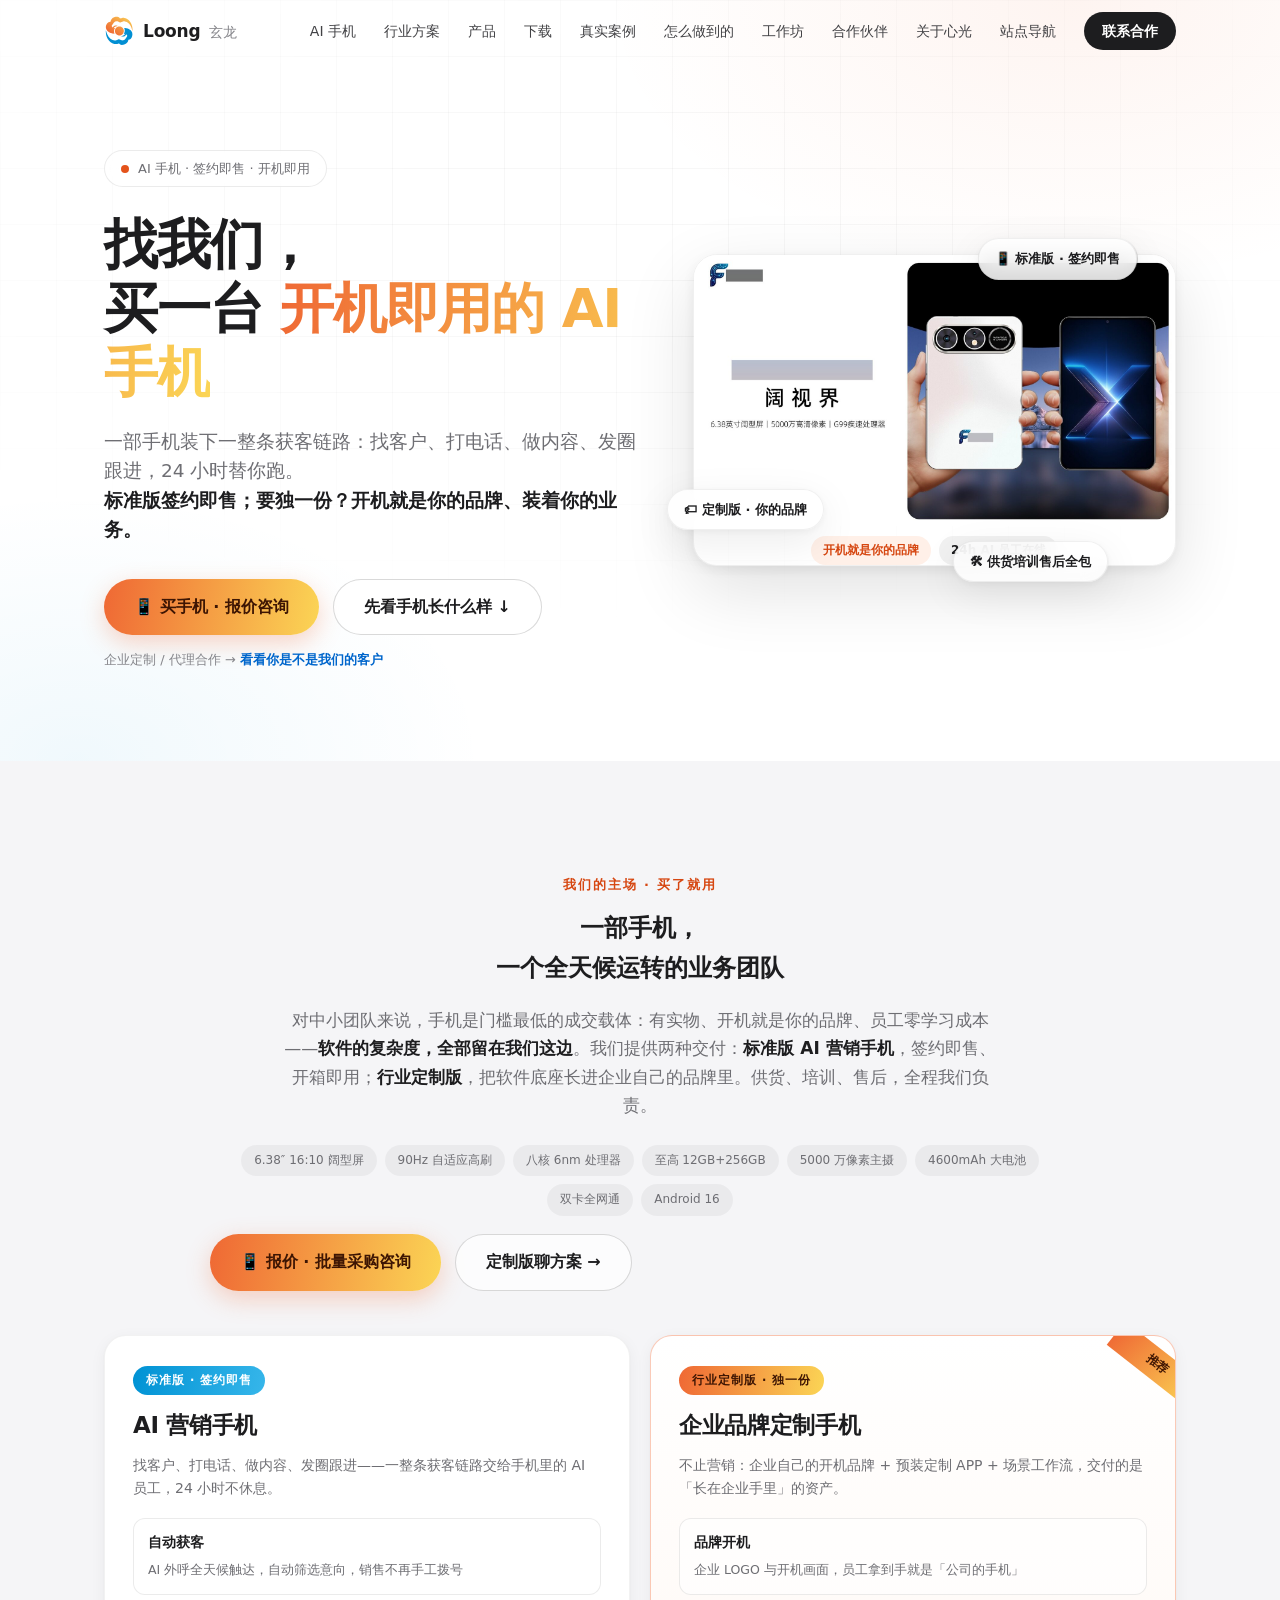
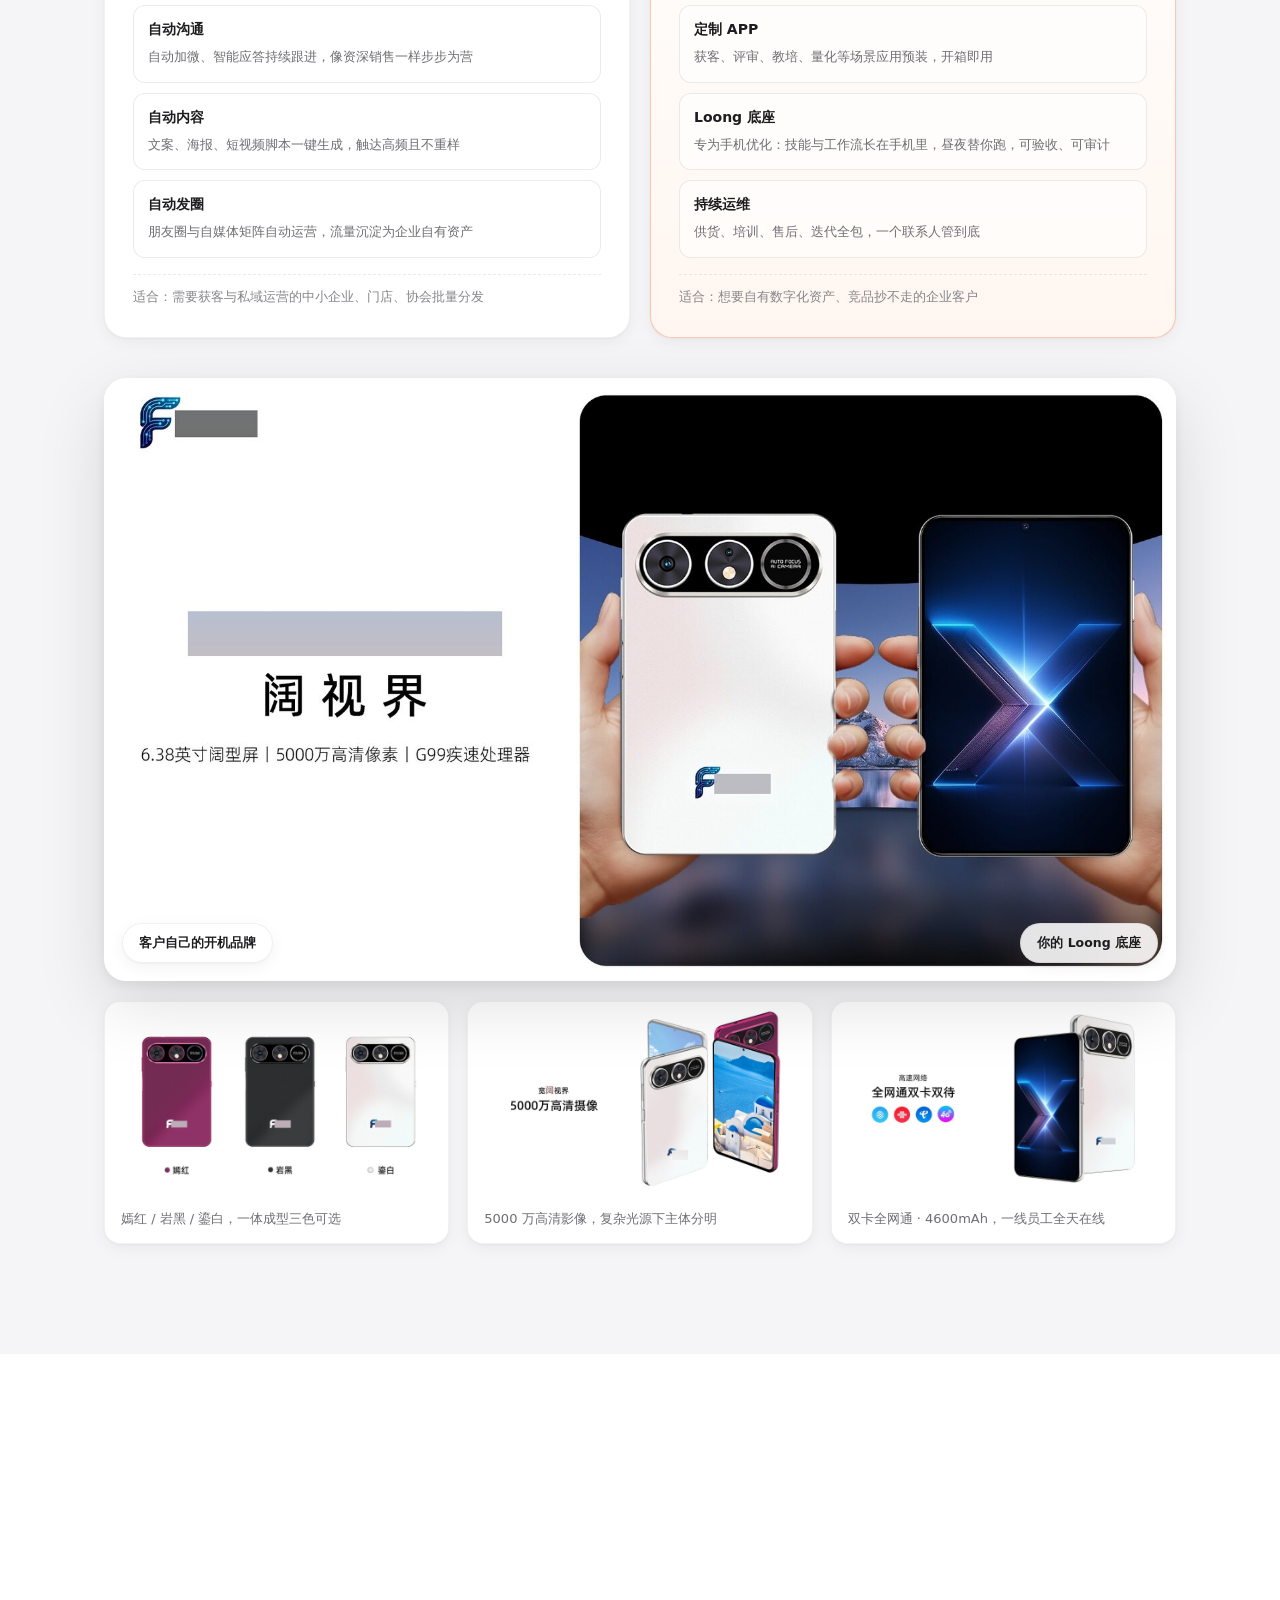
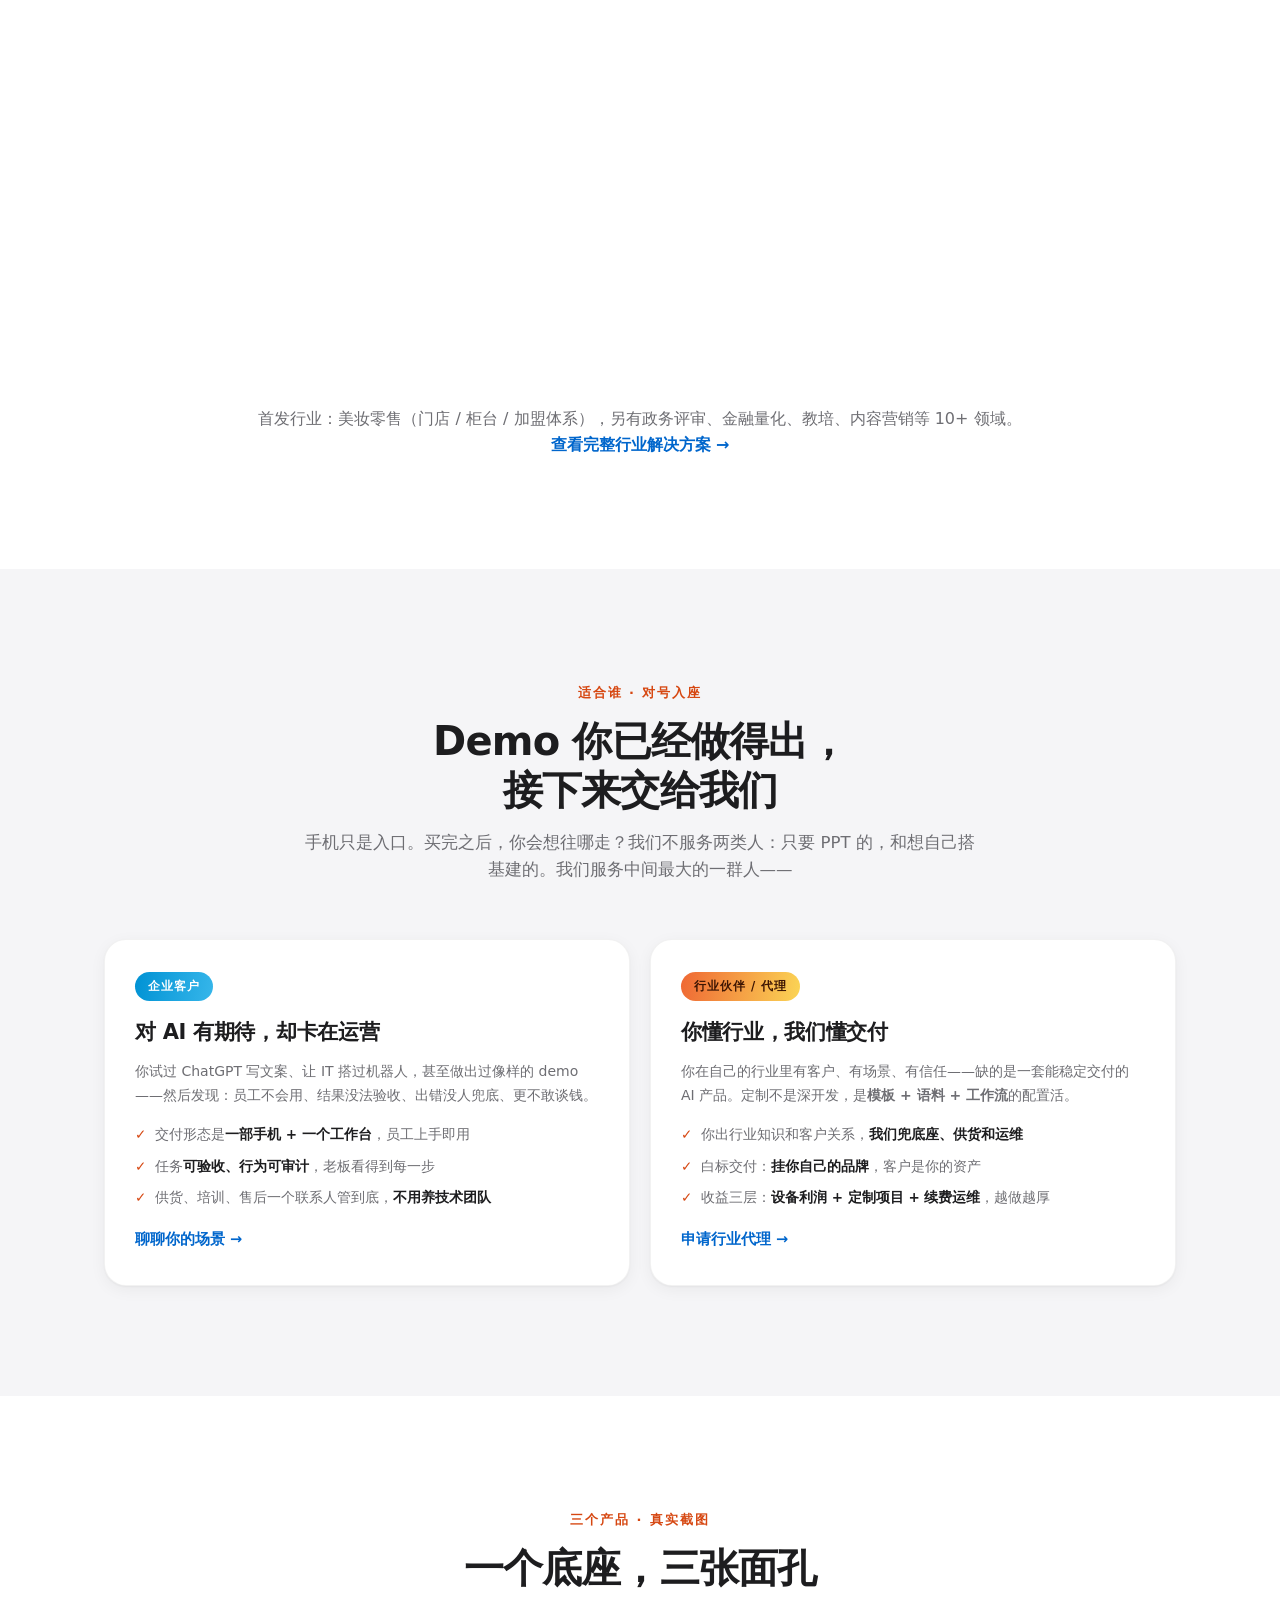
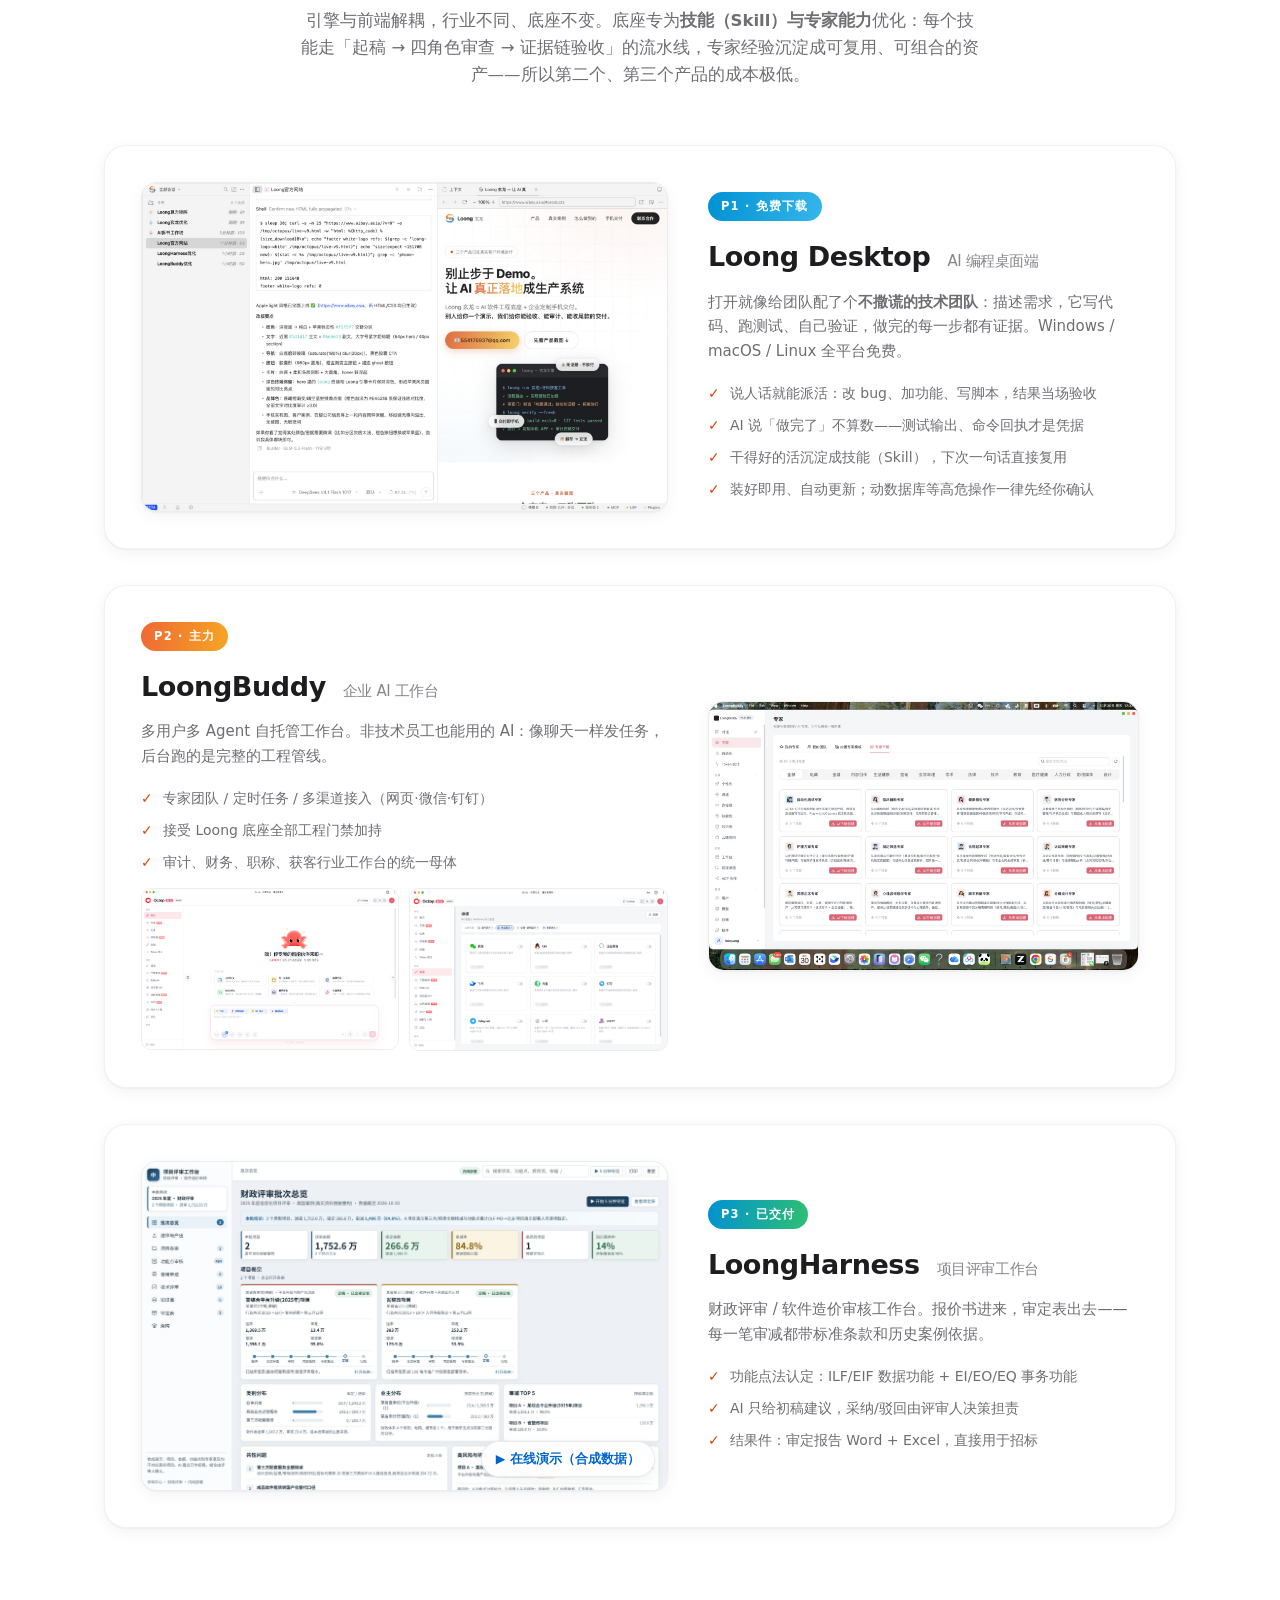
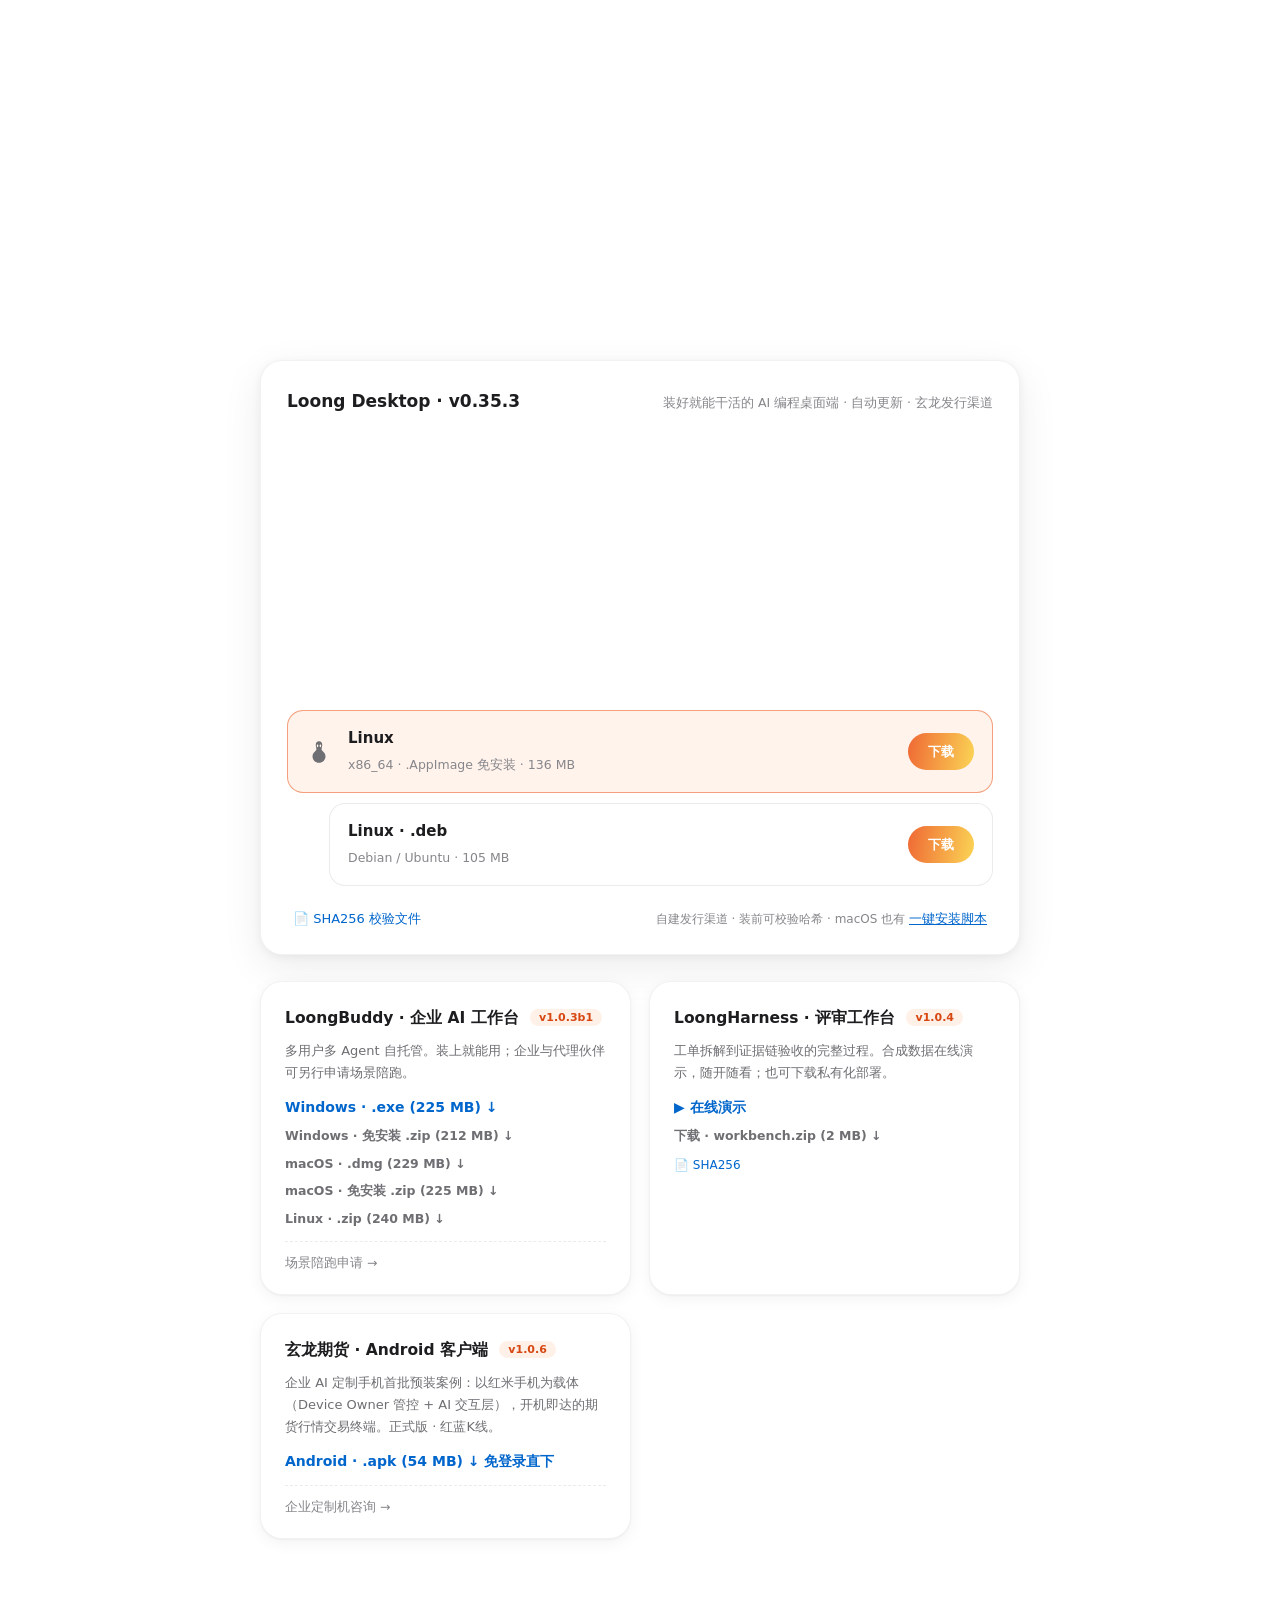
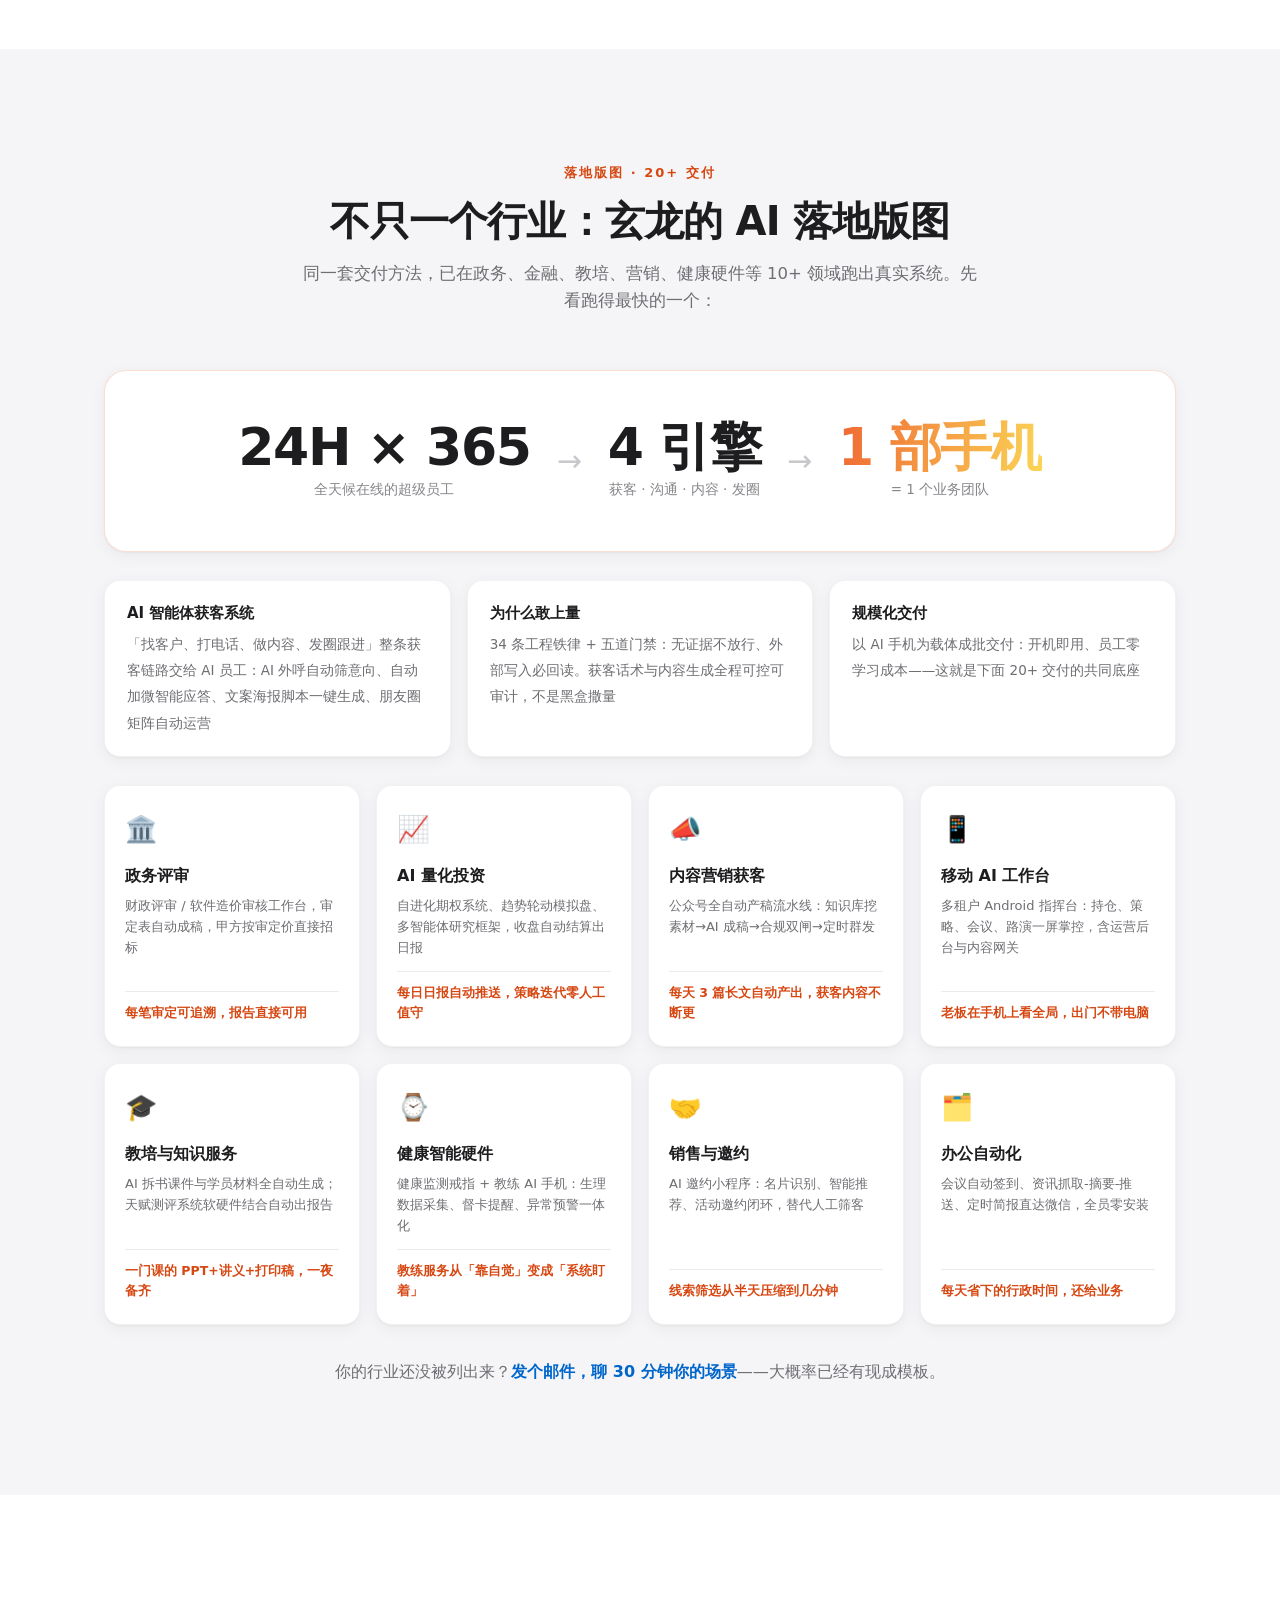
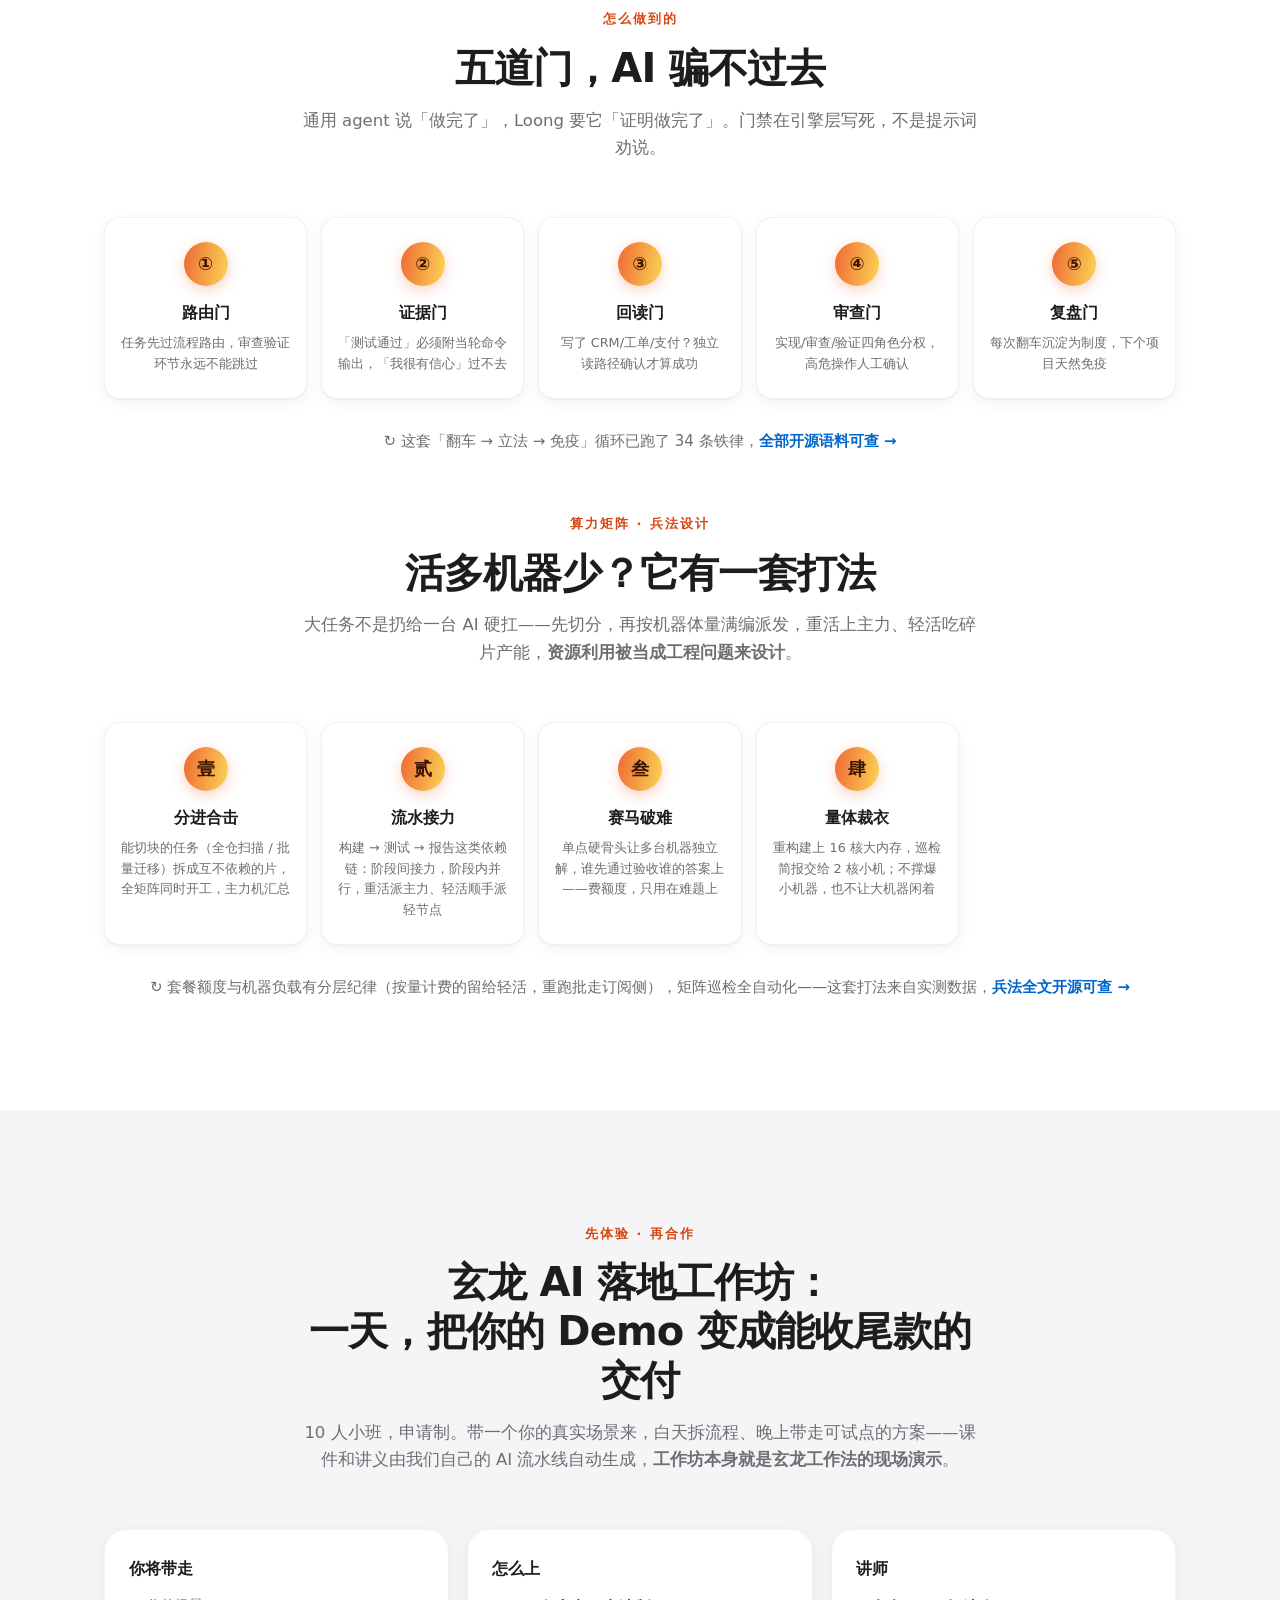
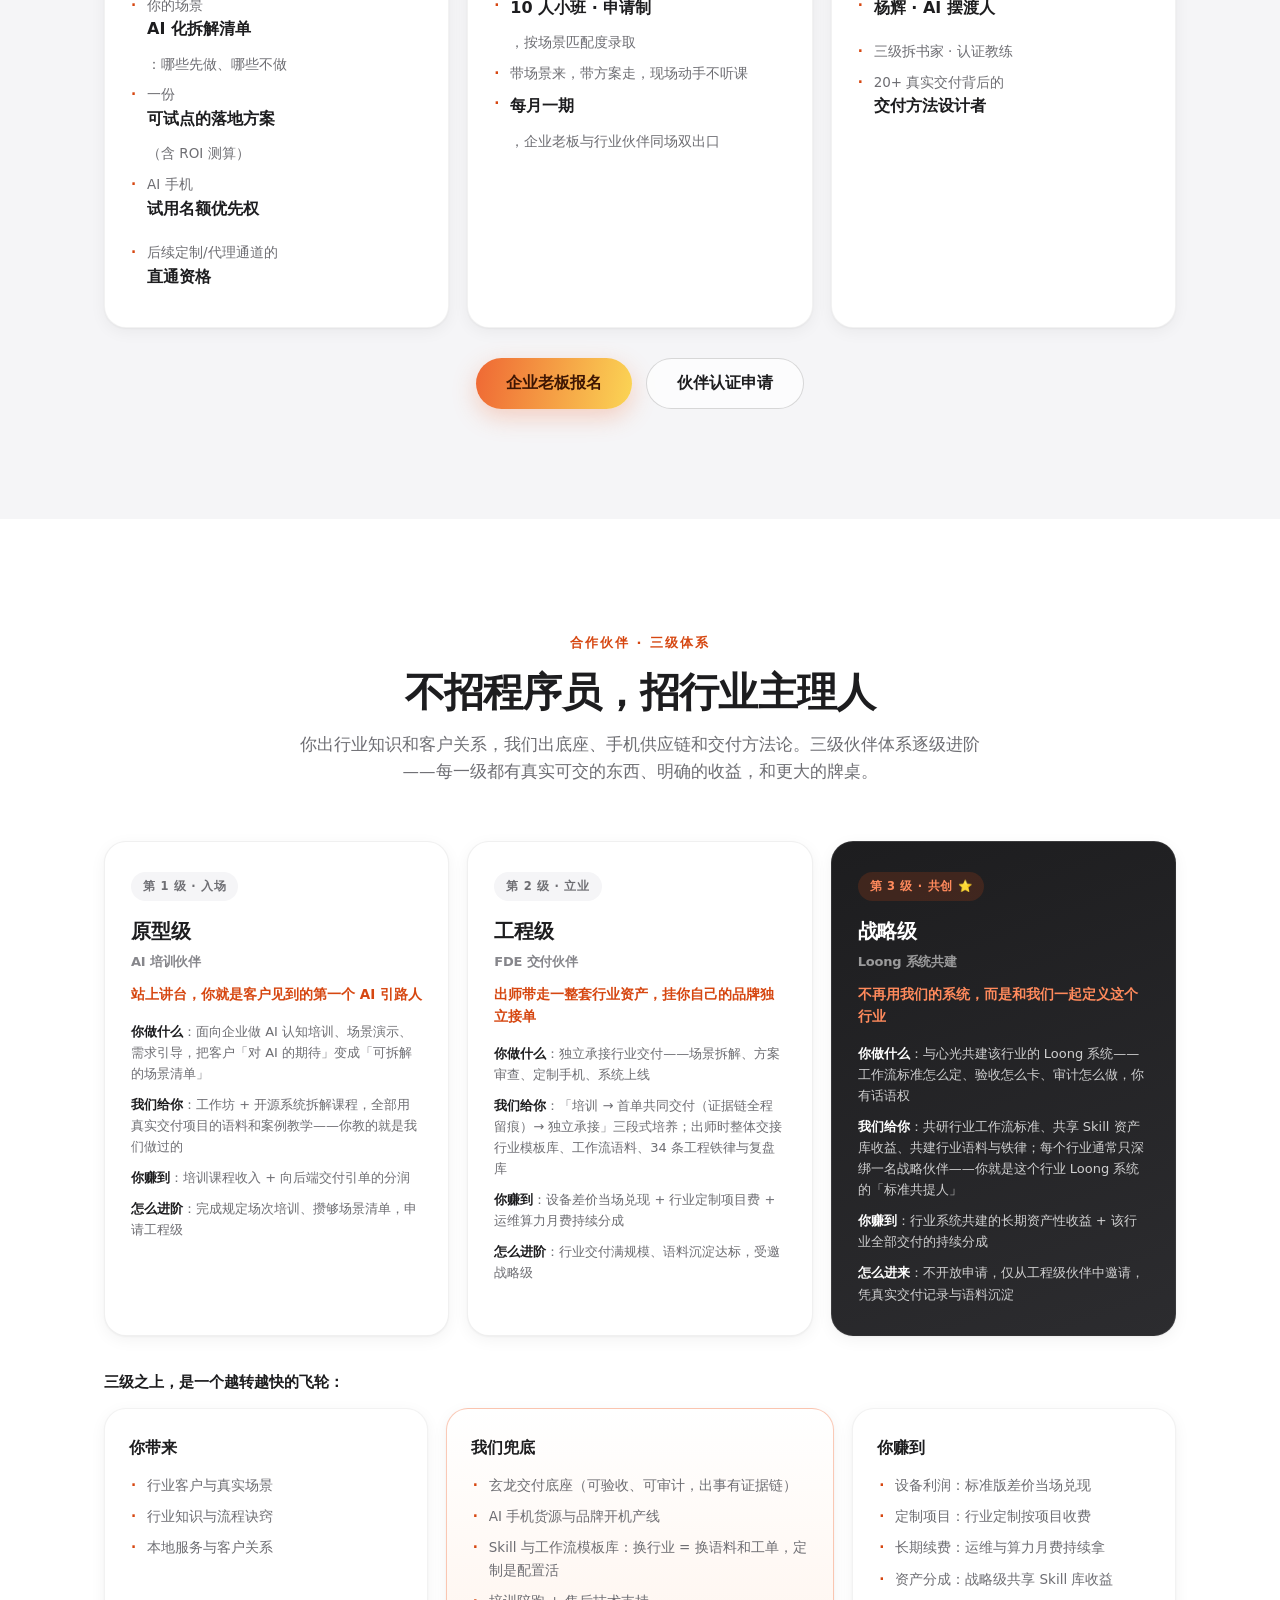
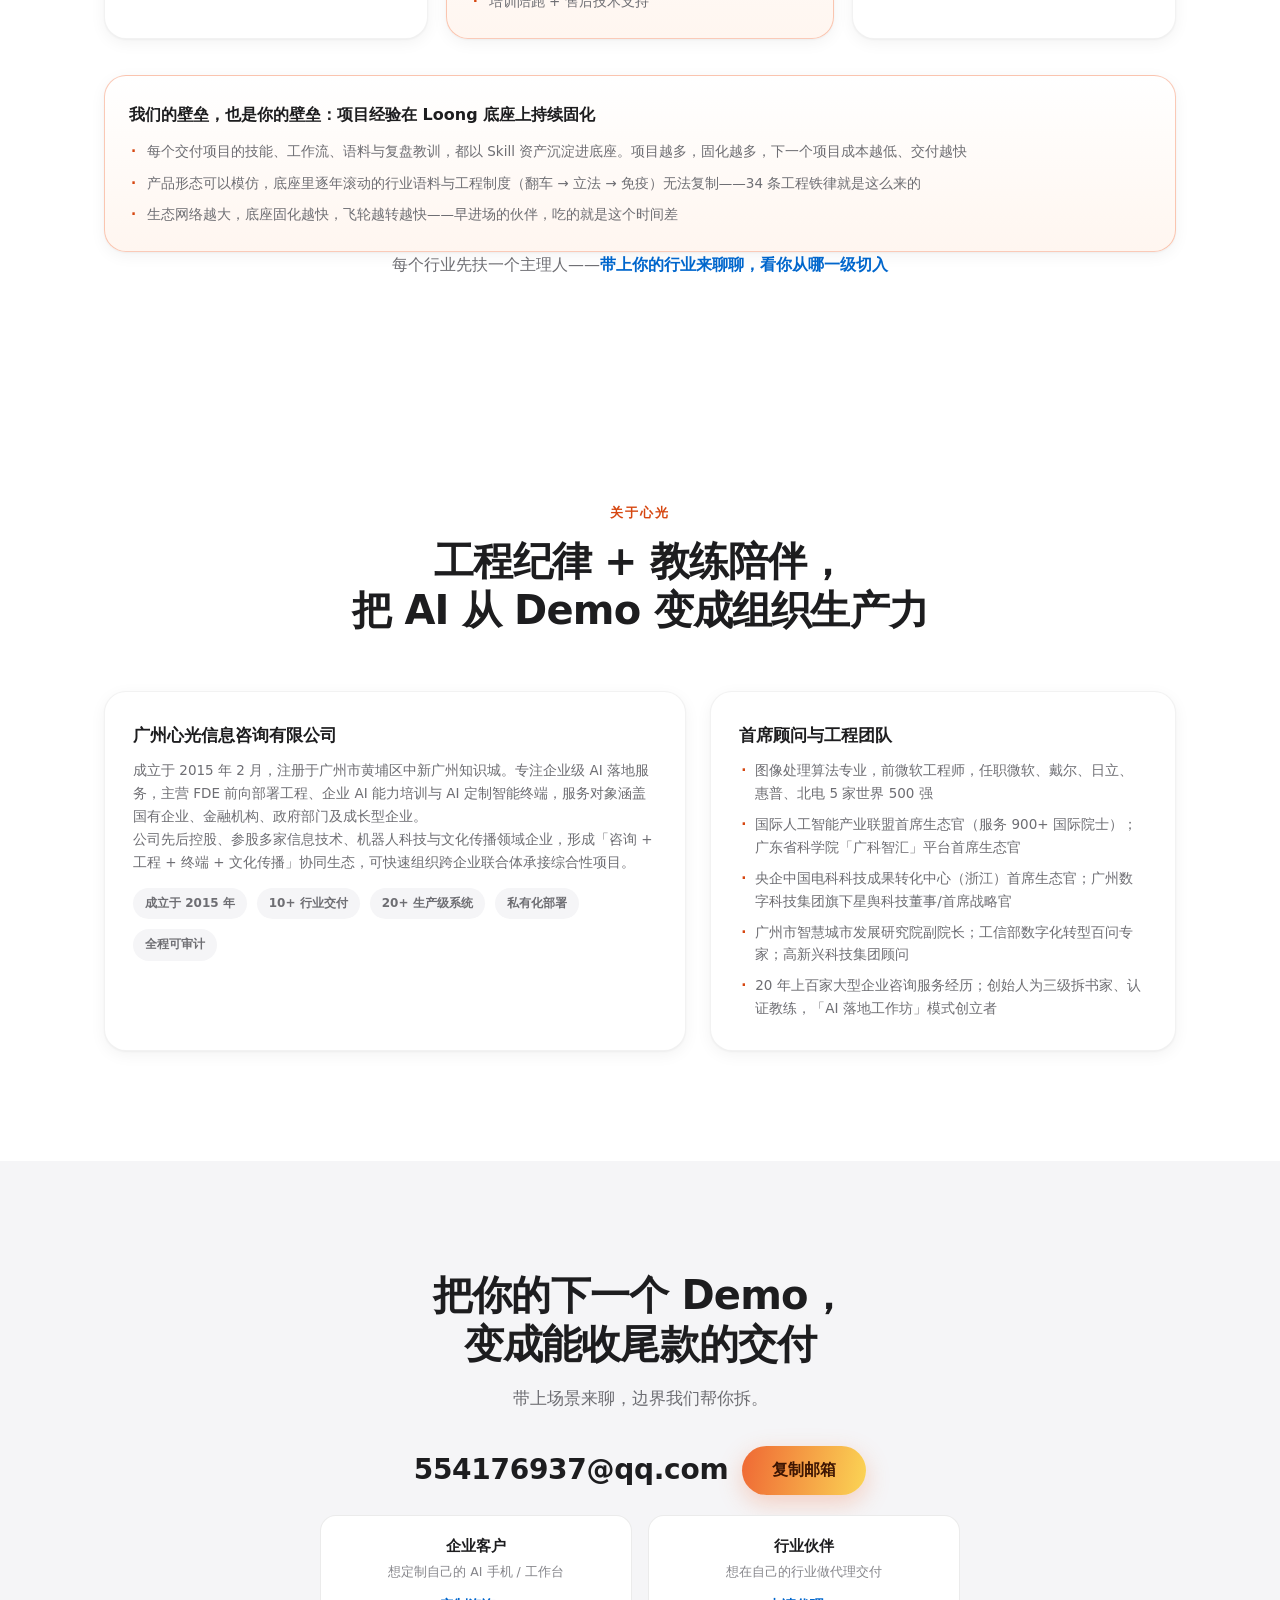
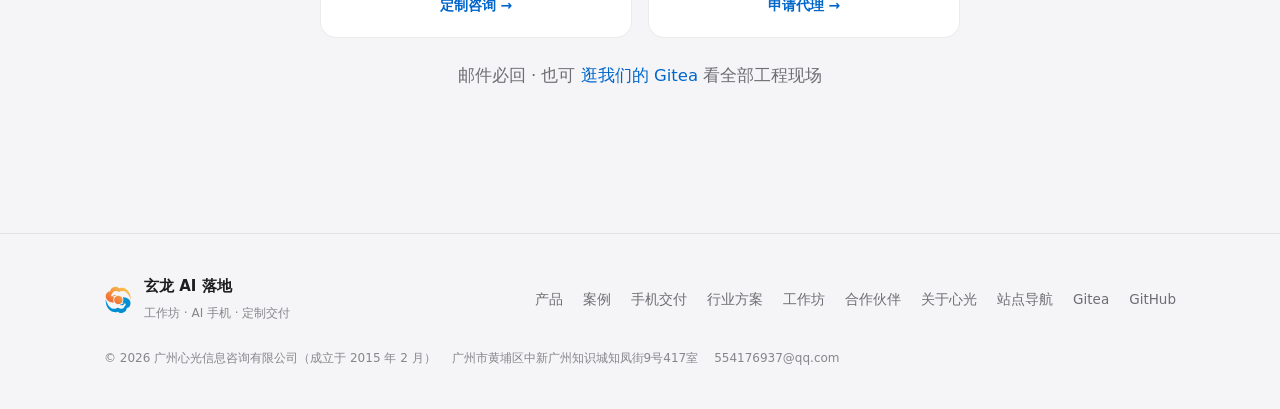
<file: index.html>
<!DOCTYPE html>
<html lang="zh-CN">
<head>
<meta charset="UTF-8">
<meta name="viewport" content="width=device-width, initial-scale=1.0">
<title>玄龙 AI 手机 — 开机即用的 AI 营销手机 · 标准版与行业定制</title>
<meta name="description" content="玄龙 AI 手机：找客户、打电话、做内容、发圈跟进，一整条获客链路 24 小时替你跑。标准版签约即售，行业定制版开机就是你的品牌。供货培训售后全包。咨询：554176937@qq.com">
<meta property="og:title" content="玄龙 AI 手机 — 开机即用的 AI 营销手机">
<meta property="og:description" content="AI 手机签约即售 · 开机即用 · 行业定制开机就是你的品牌 · 供货培训售后全包 · 554176937@qq.com">
<meta property="og:type" content="website">
<meta property="og:url" content="https://www.aibay.asia/">
<meta property="og:image" content="https://www.aibay.asia/assets/shots/phone-hero.jpg">
<link rel="icon" href="assets/favicon.ico" sizes="any">
<link rel="icon" type="image/svg+xml" href="assets/loong-logo.svg">
<link rel="apple-touch-icon" href="assets/loong-logo-256.png">
<link rel="stylesheet" href="css/style.css">
<style>.grid-3{grid-template-columns:repeat(3,1fr)}@media(max-width:980px){.grid-3{grid-template-columns:repeat(2,1fr)}}@media(max-width:720px){.grid-3{grid-template-columns:1fr}}</style>
</head>
<body>

<nav class="nav" id="nav">
  <div class="nav-inner">
    <a class="brand" href="#top">
      <img src="assets/loong-logo.svg" alt="Loong" class="brand-logo">
      <span class="brand-name">Loong <em>玄龙</em></span>
    </a>
    <button class="nav-toggle" id="navToggle" aria-label="菜单"><span></span><span></span><span></span></button>
    <div class="nav-links" id="navLinks">
      <a href="#phone">AI 手机</a>
      <a href="/solutions/">行业方案</a>
      <a href="#products">产品</a>
      <a href="#download">下载</a>
      <a href="#case">真实案例</a>
      <a href="#how">怎么做到的</a>
      <a href="#workshop">工作坊</a>
      <a href="#partner">合作伙伴</a>
      <a href="#about">关于心光</a>
      <a href="/sites.html">站点导航</a>
      <a href="#contact" class="nav-cta">联系合作</a>
    </div>
  </div>
</nav>

<header class="hero" id="top">
  <div class="hero-bg"></div>
  <div class="container hero-inner">
    <div class="hero-copy">
      <div class="hero-badge"><span class="pulse"></span>AI 手机 · 签约即售 · 开机即用</div>
      <h1>找我们，<br>买一台 <span class="grad">开机即用的 AI 手机</span></h1>
      <p class="hero-sub">
        一部手机装下一整条获客链路：找客户、打电话、做内容、发圈跟进，24 小时替你跑。<br>
        <strong>标准版签约即售；要独一份？开机就是你的品牌、装着你的业务。</strong>
      </p>
      <div class="hero-actions">
        <a href="mailto:554176937@qq.com?subject=AI手机购买咨询" class="btn btn-primary">📱 买手机 · 报价咨询</a>
        <a href="#phone" class="btn btn-ghost">先看手机长什么样 ↓</a>
      </div>
      <p class="hero-alt">企业定制 / 代理合作 → <a href="#fit">看看你是不是我们的客户</a></p>
    </div>
    <div class="hero-visual">
      <figure class="hero-phone">
        <img src="assets/shots/phone-hero.jpg" alt="AI 营销手机实机" fetchpriority="high">
        <figcaption><span class="pc-1">开机就是你的品牌</span><span class="pc-2">24h AI 员工在线</span></figcaption>
      </figure>
      <div class="hero-chip chip-1">📱 标准版 · 签约即售</div>
      <div class="hero-chip chip-2">🏷 定制版 · 你的品牌</div>
      <div class="hero-chip chip-3">🛠 供货培训售后全包</div>
    </div>
  </div>
</header>

<section class="section section-alt" id="phone">
  <div class="container">
    <div class="phone-head">
      <span class="kicker">我们的主场 · 买了就用</span>
      <h2>一部手机，<br>一个全天候运转的业务团队</h2>
      <p class="lead">
        对中小团队来说，手机是门槛最低的成交载体：有实物、开机就是你的品牌、员工零学习成本——<b>软件的复杂度，全部留在我们这边</b>。我们提供两种交付：<b>标准版 AI 营销手机</b>，签约即售、开箱即用；<b>行业定制版</b>，把软件底座长进企业自己的品牌里。供货、培训、售后，全程我们负责。
      </p>
      <div class="phone-specs">
        <span>6.38″ 16:10 阔型屏</span><span>90Hz 自适应高刷</span><span>八核 6nm 处理器</span>
        <span>至高 12GB+256GB</span><span>5000 万像素主摄</span><span>4600mAh 大电池</span>
        <span>双卡全网通</span><span>Android 16</span>
      </div>
      <div class="phone-actions">
        <a href="mailto:554176937@qq.com?subject=AI手机购买咨询" class="btn btn-primary">📱 报价 · 批量采购咨询</a>
        <a href="mailto:554176937@qq.com?subject=行业定制手机咨询" class="btn btn-ghost">定制版聊方案 →</a>
      </div>
    </div>

    <div class="phone-lines">
      <div class="phone-line">
        <div class="pl-tag">标准版 · 签约即售</div>
        <h3>AI 营销手机</h3>
        <p class="pl-lead">找客户、打电话、做内容、发圈跟进——一整条获客链路交给手机里的 AI 员工，24 小时不休息。</p>
        <div class="engines-grid">
          <div class="eng"><b>自动获客</b><span>AI 外呼全天候触达，自动筛选意向，销售不再手工拨号</span></div>
          <div class="eng"><b>自动沟通</b><span>自动加微、智能应答持续跟进，像资深销售一样步步为营</span></div>
          <div class="eng"><b>自动内容</b><span>文案、海报、短视频脚本一键生成，触达高频且不重样</span></div>
          <div class="eng"><b>自动发圈</b><span>朋友圈与自媒体矩阵自动运营，流量沉淀为企业自有资产</span></div>
        </div>
        <div class="pl-foot">适合：需要获客与私域运营的中小企业、门店、协会批量分发</div>
      </div>
      <div class="phone-line phone-line-hot">
        <div class="pl-tag">行业定制版 · 独一份</div>
        <h3>企业品牌定制手机</h3>
        <p class="pl-lead">不止营销：企业自己的开机品牌 + 预装定制 APP + 场景工作流，交付的是「长在企业手里」的资产。</p>
        <div class="engines-grid">
          <div class="eng"><b>品牌开机</b><span>企业 LOGO 与开机画面，员工拿到手就是「公司的手机」</span></div>
          <div class="eng"><b>定制 APP</b><span>获客、评审、教培、量化等场景应用预装，开箱即用</span></div>
          <div class="eng"><b>Loong 底座</b><span>专为手机优化：技能与工作流长在手机里，昼夜替你跑，可验收、可审计</span></div>
          <div class="eng"><b>持续运维</b><span>供货、培训、售后、迭代全包，一个联系人管到底</span></div>
        </div>
        <div class="pl-foot">适合：想要自有数字化资产、竞品抄不走的企业客户</div>
      </div>
    </div>

    <figure class="phone-hero">
      <img src="assets/shots/phone-hero.jpg" alt="AI 定制手机实机" loading="lazy">
      <figcaption><span class="pc-1">客户自己的开机品牌</span><span class="pc-2">你的 Loong 底座</span></figcaption>
    </figure>
    <div class="phone-strip">
      <figure><img src="assets/shots/phone-colors.jpg" alt="三种配色" loading="lazy"><figcaption>嫣红 / 岩黑 / 鎏白，一体成型三色可选</figcaption></figure>
      <figure><img src="assets/shots/phone-camera.jpg" alt="5000 万像素影像" loading="lazy"><figcaption>5000 万高清影像，复杂光源下主体分明</figcaption></figure>
      <figure><img src="assets/shots/phone-network.jpg" alt="双卡全网通" loading="lazy"><figcaption>双卡全网通 · 4600mAh，一线员工全天在线</figcaption></figure>
    </div>
  </div>
</section>


<section class="section" id="solutions">
  <div class="container">
    <div class="section-head center">
      <span class="kicker">行业解决方案 · 定制 AI 手机</span>
      <h2>把总部的业务能力，<br>装进一线的 AI 手机</h2>
      <p>总部的 SOP、话术、检查表样样齐全，但「送达一线并保证执行」的成本极高。我们把能力拆成一个个长在手机里的技能（Skill）——员工一句话、一张照片触发，直接给可执行的结果。<b>零系统集成，30 天试点见效。</b></p>
    </div>

    <div class="industry-grid grid-3">
      <div class="ind-card">
        <div class="ind-icon">🎯</div>
        <b>AI 拜访副驾</b>
        <p>出门前一句话生成拜访简报，拜访后口述两句自动成纪要</p>
        <span class="ind-val">有效沟通 +30%，跟进零遗漏</span>
      </div>
      <div class="ind-card">
        <div class="ind-icon">📸</div>
        <b>AI 巡店督导</b>
        <p>拍 5–8 张照片，按你的检查表逐项打分出整改清单</p>
        <span class="ind-val">季度抽检 → 日日自检</span>
      </div>
      <div class="ind-card">
        <div class="ind-icon">🎙️</div>
        <b>AI 销售陪练</b>
        <p>手机扮演挑剔客户语音对练，随机抽考产品知识并打分</p>
        <span class="ind-val">新人上手缩短 30–50%</span>
      </div>
    </div>

    <p class="case-cta">首发行业：美妆零售（门店 / 柜台 / 加盟体系），另有政务评审、金融量化、教培、内容营销等 10+ 领域。<br><a href="/solutions/">查看完整行业解决方案 →</a></p>
  </div>
</section>


<section class="section section-alt" id="fit">
  <div class="container">
    <div class="section-head center">
      <span class="kicker">适合谁 · 对号入座</span>
      <h2>Demo 你已经做得出，<br>接下来交给我们</h2>
      <p>手机只是入口。买完之后，你会想往哪走？我们不服务两类人：只要 PPT 的，和想自己搭基建的。我们服务中间最大的一群人——</p>
    </div>
    <div class="fit-grid">
      <div class="fit-card">
        <div class="fit-tag t-a">企业客户</div>
        <h3>对 AI 有期待，却卡在运营</h3>
        <p>你试过 ChatGPT 写文案、让 IT 搭过机器人，甚至做出过像样的 demo——然后发现：员工不会用、结果没法验收、出错没人兜底、更不敢谈钱。</p>
        <ul>
          <li>交付形态是<b>一部手机 + 一个工作台</b>，员工上手即用</li>
          <li>任务<b>可验收、行为可审计</b>，老板看得到每一步</li>
          <li>供货、培训、售后一个联系人管到底，<b>不用养技术团队</b></li>
        </ul>
        <a class="fit-cta" href="mailto:554176937@qq.com?subject=企业定制咨询">聊聊你的场景 →</a>
      </div>
      <div class="fit-card">
        <div class="fit-tag t-b">行业伙伴 / 代理</div>
        <h3>你懂行业，我们懂交付</h3>
        <p>你在自己的行业里有客户、有场景、有信任——缺的是一套能稳定交付的 AI 产品。定制不是深开发，是<b>模板 + 语料 + 工作流</b>的配置活。</p>
        <ul>
          <li>你出行业知识和客户关系，<b>我们兜底座、供货和运维</b></li>
          <li>白标交付：<b>挂你自己的品牌</b>，客户是你的资产</li>
          <li>收益三层：<b>设备利润 + 定制项目 + 续费运维</b>，越做越厚</li>
        </ul>
        <a class="fit-cta" href="mailto:554176937@qq.com?subject=代理合作申请">申请行业代理 →</a>
      </div>
    </div>
  </div>
</section>

<section class="section" id="products">
  <div class="container">
    <div class="section-head center">
      <span class="kicker">三个产品 · 真实截图</span>
      <h2>一个底座，三张面孔</h2>
      <p>引擎与前端解耦，行业不同、底座不变。底座专为<b>技能（Skill）与专家能力</b>优化：每个技能走「起稿 → 四角色审查 → 证据链验收」的流水线，专家经验沉淀成可复用、可组合的资产——所以第二个、第三个产品的成本极低。</p>
    </div>
    <div class="prod-list">

      <div class="prod-card">
        <div class="prod-shot img-shot">
          <img src="assets/shots/loong-ui.jpg" alt="Loong 玄龙引擎界面" loading="lazy">
        </div>
        <div class="prod-info">
          <div class="prod-tag t1">P1 · 免费下载</div>
          <h3>Loong Desktop <span>AI 编程桌面端</span></h3>
          <p>打开就像给团队配了个<b>不撒谎的技术团队</b>：描述需求，它写代码、跑测试、自己验证，做完的每一步都有证据。Windows / macOS / Linux 全平台免费。</p>
          <ul>
            <li>说人话就能派活：改 bug、加功能、写脚本，结果当场验收</li>
            <li>AI 说「做完了」不算数——测试输出、命令回执才是凭据</li>
            <li>干得好的活沉淀成技能（Skill），下次一句话直接复用</li>
            <li>装好即用、自动更新；动数据库等高危操作一律先经你确认</li>
          </ul>
        </div>
      </div>

      <div class="prod-card reverse">
        <div class="prod-shot img-shot">
          <img src="assets/shots/buddy-market.jpg" alt="LoongBuddy 专家市场界面" loading="lazy">
        </div>
        <div class="prod-info">
          <div class="prod-tag t2">P2 · 主力</div>
          <h3>LoongBuddy <span>企业 AI 工作台</span></h3>
          <p>多用户多 Agent 自托管工作台。非技术员工也能用的 AI：像聊天一样发任务，后台跑的是完整的工程管线。</p>
          <ul>
            <li>专家团队 / 定时任务 / 多渠道接入（网页·微信·钉钉）</li>
            <li>接受 Loong 底座全部工程门禁加持</li>
            <li>审计、财务、职称、获客行业工作台的统一母体</li>
          </ul>
          <div class="shot-row">
            <img src="assets/shots/buddy-chat.png" alt="对话界面" loading="lazy">
            <img src="assets/shots/buddy-channels.png" alt="渠道接入" loading="lazy">
          </div>
        </div>
      </div>

      <div class="prod-card">
        <div class="prod-shot img-shot">
          <img src="assets/shots/loongharness-live.jpg" alt="LoongHarness 评审工作台" loading="lazy">
          <a class="shot-link" href="https://kenyanghui.github.io/dsh-workbench/" target="_blank" rel="noopener">▶ 在线演示（合成数据）</a>
        </div>
        <div class="prod-info">
          <div class="prod-tag t3">P3 · 已交付</div>
          <h3>LoongHarness <span>项目评审工作台</span></h3>
          <p>财政评审 / 软件造价审核工作台。报价书进来，审定表出去——每一笔审减都带标准条款和历史案例依据。</p>
          <ul>
            <li>功能点法认定：ILF/EIF 数据功能 + EI/EO/EQ 事务功能</li>
            <li>AI 只给初稿建议，采纳/驳回由评审人决策担责</li>
            <li>结果件：审定报告 Word + Excel，直接用于招标</li>
          </ul>
        </div>
      </div>

    </div>
  </div>
</section>

<section class="section" id="download">
  <div class="container">
    <div class="section-head center">
      <span class="kicker">免费下载 · 开箱即用</span>
      <h2>三个产品，两种打开方式</h2>
      <p>桌面端全平台<b>免费直装</b>，装好自动更新；工作台与评审台面向企业与伙伴开放申请；定制手机案例 APK 可直接下载体验。所有安装包均提供 SHA256 校验。</p>
    </div>

    <div class="dl-box">
      <div class="dl-title">
        <span class="dl-ver">Loong Desktop · v0.35.3</span>
        <span class="dl-note">装好就能干活的 AI 编程桌面端 · 自动更新 · 玄龙发行渠道</span>
      </div>
        <a class="dl-row" data-os="win" href="http://106.53.176.184:8001/desktop-beta/loong-desktop-win-x64.exe">
        <svg viewBox="0 0 24 24" class="dl-ico"><path fill="currentColor" d="M3 5.5 10.5 4.4v7.1H3V5.5zm0 13 7.5 1.1v-7H3v5.9zM11.5 4.2 21 3v8.5h-9.5V4.2zm0 15.6L21 21v-8.5h-9.5v7.3z"/></svg>
        <div class="dl-meta"><b>Windows</b><span>10/11 x64 · .exe 安装包 · 118 MB</span></div>
        <span class="dl-btn">下载</span>
      </a>
        <a class="dl-row" data-os="mac-arm" href="http://106.53.176.184:8001/desktop-beta/loong-desktop-mac-arm64.zip">
        <svg viewBox="0 0 24 24" class="dl-ico"><path fill="currentColor" d="M16.4 12.8c0-2.4 2-3.6 2.1-3.7-1.1-1.7-2.9-1.9-3.5-1.9-1.5-.2-2.9.9-3.7.9-.8 0-1.9-.9-3.2-.9-1.6 0-3.1 1-4 2.4-1.7 2.9-.4 7.2 1.2 9.6.8 1.2 1.8 2.5 3 2.4 1.2 0 1.7-.8 3.2-.8s1.9.8 3.2.8c1.3 0 2.2-1.2 3-2.3.9-1.4 1.3-2.7 1.3-2.8-.1 0-2.6-1-2.6-3.7zM14 5.6c.7-.8 1.1-1.9 1-3.1-1 0-2.2.7-2.9 1.5-.6.7-1.2 1.9-1 3 1.1.1 2.2-.6 2.9-1.4z"/></svg>
        <div class="dl-meta"><b>macOS · Apple Silicon</b><span>M1/M2/M3/M4 · .zip · 127 MB</span></div>
        <span class="dl-btn">下载</span>
      </a>
        <a class="dl-row" data-os="mac-intel" href="http://106.53.176.184:8001/desktop-beta/loong-desktop-mac-x64.zip">
        <svg viewBox="0 0 24 24" class="dl-ico"><path fill="currentColor" d="M16.4 12.8c0-2.4 2-3.6 2.1-3.7-1.1-1.7-2.9-1.9-3.5-1.9-1.5-.2-2.9.9-3.7.9-.8 0-1.9-.9-3.2-.9-1.6 0-3.1 1-4 2.4-1.7 2.9-.4 7.2 1.2 9.6.8 1.2 1.8 2.5 3 2.4 1.2 0 1.7-.8 3.2-.8s1.9.8 3.2.8c1.3 0 2.2-1.2 3-2.3.9-1.4 1.3-2.7 1.3-2.8-.1 0-2.6-1-2.6-3.7zM14 5.6c.7-.8 1.1-1.9 1-3.1-1 0-2.2.7-2.9 1.5-.6.7-1.2 1.9-1 3 1.1.1 2.2-.6 2.9-1.4z"/></svg>
        <div class="dl-meta"><b>macOS · Intel</b><span>x64 · .zip · 130 MB</span></div>
        <span class="dl-btn">下载</span>
      </a>
        <a class="dl-row" data-os="linux" href="http://106.53.176.184:8001/desktop-beta/loong-desktop-linux-x86_64.AppImage">
        <svg viewBox="0 0 24 24" class="dl-ico"><path fill="currentColor" d="M12 2c-2 0-3 1.5-3 3.4 0 1.6.6 2.6.6 4 0 .5-.2 1-.9 1.7-1 1-2.7 2.4-2.7 5 0 3 2.7 5.9 6 5.9s6-2.9 6-5.9c0-2.6-1.7-4-2.7-5-.7-.7-.9-1.2-.9-1.7 0-1.4.6-2.4.6-4C15 3.5 14 2 12 2zm-1.3 3.1c.4 0 .7.5.7 1.2s-.3 1.2-.7 1.2c-.4 0-.7-.5-.7-1.2s.3-1.2.7-1.2zm2.6 0c.4 0 .7.5.7 1.2s-.3 1.2-.7 1.2c-.4 0-.7-.5-.7-1.2s.3-1.2.7-1.2z"/></svg>
        <div class="dl-meta"><b>Linux</b><span>x86_64 · .AppImage 免安装 · 136 MB</span></div>
        <span class="dl-btn">下载</span>
      </a>
        <a class="dl-row dl-row-2" href="http://106.53.176.184:8001/desktop-beta/loong-desktop-linux-amd64.deb">
        <div class="dl-meta"><b>Linux · .deb</b><span>Debian / Ubuntu · 105 MB</span></div>
        <span class="dl-btn">下载</span>
      </a>
      <div class="dl-foot">
        <a href="http://106.53.176.184:8001/desktop-beta/SHA256SUMS-desktop.txt">📄 SHA256 校验文件</a>
        <span>自建发行渠道 · 装前可校验哈希 · macOS 也有 <a href="http://106.53.176.184:8001/desktop-beta/install-loong-mac.sh" style="text-decoration:underline">一键安装脚本</a></span>
      </div>
    </div>

    <div class="dl-apply">
      <div class="dl-card">
        <b>LoongBuddy · 企业 AI 工作台 <span class="dl-ver-tag">v1.0.3b1</span></b>
        <p>多用户多 Agent 自托管。装上就能用；企业与代理伙伴可另行申请场景陪跑。</p>
        <a href="https://gitea.aibay.asia/Loong/LoongBuddy/releases/download/v1.0.3b1/LoongBuddy-windows-amd64-1.0.3b1.exe" class="dl-cta">Windows · .exe (225 MB) ↓</a>
        <a href="https://gitea.aibay.asia/Loong/LoongBuddy/releases/download/v1.0.3b1/LoongBuddy-portable-windows-amd64-1.0.3b1.zip" class="dl-cta dl-cta-2">Windows · 免安装 .zip (212 MB) ↓</a>
        <a href="https://gitea.aibay.asia/Loong/LoongBuddy/releases/download/v1.0.3b1/LoongBuddy-desktop-darwin-amd64-1.0.3b1.dmg" class="dl-cta dl-cta-2">macOS · .dmg (229 MB) ↓</a>
        <a href="https://gitea.aibay.asia/Loong/LoongBuddy/releases/download/v1.0.3b1/LoongBuddy-portable-darwin-amd64-1.0.3b1.zip" class="dl-cta dl-cta-2">macOS · 免安装 .zip (225 MB) ↓</a>
        <a href="https://gitea.aibay.asia/Loong/LoongBuddy/releases/download/v1.0.3b1/LoongBuddy-portable-linux-amd64-1.0.3b1.zip" class="dl-cta dl-cta-2">Linux · .zip (240 MB) ↓</a>
        <a href="mailto:554176937@qq.com?subject=工作台陪跑申请" class="dl-mail">场景陪跑申请 →</a>
      </div>
      <div class="dl-card">
        <b>LoongHarness · 评审工作台 <span class="dl-ver-tag">v1.0.4</span></b>
        <p>工单拆解到证据链验收的完整过程。合成数据在线演示，随开随看；也可下载私有化部署。</p>
        <a href="https://kenyanghui.github.io/dsh-workbench/" target="_blank" rel="noopener" class="dl-cta">▶ 在线演示</a>
        <a href="https://gitea.aibay.asia/Loong/LoongHarness/releases/download/v1.0.4/LoongHarness-1.0.4-workbench.zip" class="dl-cta dl-cta-2">下载 · workbench.zip (2 MB) ↓</a>
        <a href="https://gitea.aibay.asia/Loong/LoongHarness/releases/download/v1.0.4/SHA256SUMS.txt" class="dl-sha">📄 SHA256</a>
      </div>
      <div class="dl-card">
        <b>玄龙期货 · Android 客户端 <span class="dl-ver-tag">v1.0.6</span></b>
        <p>企业 AI 定制手机首批预装案例：以红米手机为载体（Device Owner 管控 + AI 交互层），开机即达的期货行情交易终端。正式版 · 红蓝K线。</p>
        <a href="https://gitea.aibay.asia/Loong/xuanlongtang-release/releases/download/v1.0.6/xuanlongtang-v1.0.6-release.apk" class="dl-cta">Android · .apk (54 MB) ↓ 免登录直下</a>
        <a href="mailto:554176937@qq.com?subject=企业AI定制手机咨询" class="dl-mail">企业定制机咨询 →</a>
      </div>
    </div>
  </div>
</section>

<section class="section section-alt" id="case">
  <div class="container">
    <div class="section-head center">
      <span class="kicker">落地版图 · 20+ 交付</span>
      <h2>不只一个行业：玄龙的 AI 落地版图</h2>
      <p>同一套交付方法，已在政务、金融、教培、营销、健康硬件等 10+ 领域跑出真实系统。先看跑得最快的一个：</p>
    </div>

    <div class="case-band">
      <div class="case-cell">
        <b>24H × 365</b><span>全天候在线的超级员工</span>
      </div>
      <div class="case-arrow">→</div>
      <div class="case-cell">
        <b>4 引擎</b><span>获客 · 沟通 · 内容 · 发圈</span>
      </div>
      <div class="case-arrow">→</div>
      <div class="case-cell hot">
        <b>1 部手机</b><span>= 1 个业务团队</span>
      </div>
    </div>
    <div class="case-notes">
      <div class="case-note"><b>AI 智能体获客系统</b><span>「找客户、打电话、做内容、发圈跟进」整条获客链路交给 AI 员工：AI 外呼自动筛意向、自动加微智能应答、文案海报脚本一键生成、朋友圈矩阵自动运营</span></div>
      <div class="case-note"><b>为什么敢上量</b><span>34 条工程铁律 + 五道门禁：无证据不放行、外部写入必回读。获客话术与内容生成全程可控可审计，不是黑盒撒量</span></div>
      <div class="case-note"><b>规模化交付</b><span>以 AI 手机为载体成批交付：开机即用、员工零学习成本——这就是下面 20+ 交付的共同底座</span></div>
    </div>

    <div class="industry-grid">
      <div class="ind-card">
        <div class="ind-icon">🏛️</div>
        <b>政务评审</b>
        <p>财政评审 / 软件造价审核工作台，审定表自动成稿，甲方按审定价直接招标</p>
        <span class="ind-val">每笔审定可追溯，报告直接可用</span>
      </div>
      <div class="ind-card">
        <div class="ind-icon">📈</div>
        <b>AI 量化投资</b>
        <p>自进化期权系统、趋势轮动模拟盘、多智能体研究框架，收盘自动结算出日报</p>
        <span class="ind-val">每日日报自动推送，策略迭代零人工值守</span>
      </div>
      <div class="ind-card">
        <div class="ind-icon">📣</div>
        <b>内容营销获客</b>
        <p>公众号全自动产稿流水线：知识库挖素材→AI 成稿→合规双闸→定时群发</p>
        <span class="ind-val">每天 3 篇长文自动产出，获客内容不断更</span>
      </div>
      <div class="ind-card">
        <div class="ind-icon">📱</div>
        <b>移动 AI 工作台</b>
        <p>多租户 Android 指挥台：持仓、策略、会议、路演一屏掌控，含运营后台与内容网关</p>
        <span class="ind-val">老板在手机上看全局，出门不带电脑</span>
      </div>
      <div class="ind-card">
        <div class="ind-icon">🎓</div>
        <b>教培与知识服务</b>
        <p>AI 拆书课件与学员材料全自动生成；天赋测评系统软硬件结合自动出报告</p>
        <span class="ind-val">一门课的 PPT+讲义+打印稿，一夜备齐</span>
      </div>
      <div class="ind-card">
        <div class="ind-icon">⌚</div>
        <b>健康智能硬件</b>
        <p>健康监测戒指 + 教练 AI 手机：生理数据采集、督卡提醒、异常预警一体化</p>
        <span class="ind-val">教练服务从「靠自觉」变成「系统盯着」</span>
      </div>
      <div class="ind-card">
        <div class="ind-icon">🤝</div>
        <b>销售与邀约</b>
        <p>AI 邀约小程序：名片识别、智能推荐、活动邀约闭环，替代人工筛客</p>
        <span class="ind-val">线索筛选从半天压缩到几分钟</span>
      </div>
      <div class="ind-card">
        <div class="ind-icon">🗂️</div>
        <b>办公自动化</b>
        <p>会议自动签到、资讯抓取-摘要-推送、定时简报直达微信，全员零安装</p>
        <span class="ind-val">每天省下的行政时间，还给业务</span>
      </div>
    </div>

    <p class="case-cta">你的行业还没被列出来？<a href="mailto:554176937@qq.com?subject=行业落地方案">发个邮件，聊 30 分钟你的场景</a>——大概率已经有现成模板。</p>
  </div>
</section>

<section class="section" id="how">
  <div class="container">
    <div class="section-head center">
      <span class="kicker">怎么做到的</span>
      <h2>五道门，AI 骗不过去</h2>
      <p>通用 agent 说「做完了」，Loong 要它「证明做完了」。门禁在引擎层写死，不是提示词劝说。</p>
    </div>
    <div class="gates-visual">
      <div class="gatev">
        <div class="gatev-no">①</div>
        <h4>路由门</h4>
        <p>任务先过流程路由，审查验证环节永远不能跳过</p>
      </div>
      <div class="gatev">
        <div class="gatev-no">②</div>
        <h4>证据门</h4>
        <p>「测试通过」必须附当轮命令输出，「我很有信心」过不去</p>
      </div>
      <div class="gatev">
        <div class="gatev-no">③</div>
        <h4>回读门</h4>
        <p>写了 CRM/工单/支付？独立读路径确认才算成功</p>
      </div>
      <div class="gatev">
        <div class="gatev-no">④</div>
        <h4>审查门</h4>
        <p>实现/审查/验证四角色分权，高危操作人工确认</p>
      </div>
      <div class="gatev">
        <div class="gatev-no">⑤</div>
        <h4>复盘门</h4>
        <p>每次翻车沉淀为制度，下个项目天然免疫</p>
      </div>
    </div>
    <div class="loop-note">↻ 这套「翻车 → 立法 → 免疫」循环已跑了 34 条铁律，<a href="https://gitea.aibay.asia/Loong/loong-workflow" target="_blank" rel="noopener">全部开源语料可查 →</a></div>

    <div class="section-head center" style="margin-top:56px">
      <span class="kicker">算力矩阵 · 兵法设计</span>
      <h2>活多机器少？它有一套打法</h2>
      <p>大任务不是扔给一台 AI 硬扛——先切分，再按机器体量满编派发，重活上主力、轻活吃碎片产能，<b>资源利用被当成工程问题来设计</b>。</p>
    </div>
    <div class="gates-visual">
      <div class="gatev">
        <div class="gatev-no">壹</div>
        <h4>分进合击</h4>
        <p>能切块的任务（全仓扫描 / 批量迁移）拆成互不依赖的片，全矩阵同时开工，主力机汇总</p>
      </div>
      <div class="gatev">
        <div class="gatev-no">贰</div>
        <h4>流水接力</h4>
        <p>构建 → 测试 → 报告这类依赖链：阶段间接力，阶段内并行，重活派主力、轻活顺手派轻节点</p>
      </div>
      <div class="gatev">
        <div class="gatev-no">叁</div>
        <h4>赛马破难</h4>
        <p>单点硬骨头让多台机器独立解，谁先通过验收谁的答案上——费额度，只用在难题上</p>
      </div>
      <div class="gatev">
        <div class="gatev-no">肆</div>
        <h4>量体裁衣</h4>
        <p>重构建上 16 核大内存，巡检简报交给 2 核小机；不撑爆小机器，也不让大机器闲着</p>
      </div>
    </div>
    <div class="loop-note">↻ 套餐额度与机器负载有分层纪律（按量计费的留给轻活，重跑批走订阅侧），矩阵巡检全自动化——这套打法来自实测数据，<a href="https://gitea.aibay.asia/Loong/loong-workflow" target="_blank" rel="noopener">兵法全文开源可查 →</a></div>
  </div>
</section>

<section class="section section-alt" id="workshop">
  <div class="container">
    <div class="section-head center">
      <span class="kicker">先体验 · 再合作</span>
      <h2>玄龙 AI 落地工作坊：<br>一天，把你的 Demo 变成能收尾款的交付</h2>
      <p>10 人小班，申请制。带一个你的真实场景来，白天拆流程、晚上带走可试点的方案——课件和讲义由我们自己的 AI 流水线自动生成，<b>工作坊本身就是玄龙工作法的现场演示</b>。</p>
    </div>
    <div class="ws-grid">
      <div class="ws-card">
        <b>你将带走</b>
        <ul>
          <li>你的场景<b>AI 化拆解清单</b>：哪些先做、哪些不做</li>
          <li>一份<b>可试点的落地方案</b>（含 ROI 测算）</li>
          <li>AI 手机<b>试用名额优先权</b></li>
          <li>后续定制/代理通道的<b>直通资格</b></li>
        </ul>
      </div>
      <div class="ws-card">
        <b>怎么上</b>
        <ul>
          <li><b>10 人小班 · 申请制</b>，按场景匹配度录取</li>
          <li>带场景来，带方案走，现场动手不听课</li>
          <li><b>每月一期</b>，企业老板与行业伙伴同场双出口</li>
        </ul>
      </div>
      <div class="ws-card">
        <b>讲师</b>
        <ul>
          <li><b>杨辉 · AI 摆渡人</b></li>
          <li>三级拆书家 · 认证教练</li>
          <li>20+ 真实交付背后的<b>交付方法设计者</b></li>
        </ul>
      </div>
    </div>
    <div class="ws-cta">
      <button class="btn btn-primary" id="signupBtn" data-role="boss">企业老板报名</button>
      <button class="btn btn-ghost" id="signupBtn2" data-role="partner">伙伴认证申请</button>
    </div>
  </div>
</section>

<section class="section" id="partner">
  <div class="container">
    <div class="section-head center">
      <span class="kicker">合作伙伴 · 三级体系</span>
      <h2>不招程序员，招行业主理人</h2>
      <p>你出行业知识和客户关系，我们出底座、手机供应链和交付方法论。三级伙伴体系逐级进阶——每一级都有真实可交的东西、明确的收益，和更大的牌桌。</p>
    </div>
    <div class="tier-grid">
      <div class="tier-card">
        <div class="tier-tag">第 1 级 · 入场</div>
        <h3>原型级 <small>AI 培训伙伴</small></h3>
        <p class="tier-slogan">站上讲台，你就是客户见到的第一个 AI 引路人</p>
        <ul>
          <li><b>你做什么</b>：面向企业做 AI 认知培训、场景演示、需求引导，把客户「对 AI 的期待」变成「可拆解的场景清单」</li>
          <li><b>我们给你</b>：工作坊 + 开源系统拆解课程，全部用真实交付项目的语料和案例教学——你教的就是我们做过的</li>
          <li><b>你赚到</b>：培训课程收入 + 向后端交付引单的分润</li>
          <li><b>怎么进阶</b>：完成规定场次培训、攒够场景清单，申请工程级</li>
        </ul>
      </div>
      <div class="tier-card">
        <div class="tier-tag">第 2 级 · 立业</div>
        <h3>工程级 <small>FDE 交付伙伴</small></h3>
        <p class="tier-slogan">出师带走一整套行业资产，挂你自己的品牌独立接单</p>
        <ul>
          <li><b>你做什么</b>：独立承接行业交付——场景拆解、方案审查、定制手机、系统上线</li>
          <li><b>我们给你</b>：「培训 → 首单共同交付（证据链全程留痕）→ 独立承接」三段式培养；出师时整体交接行业模板库、工作流语料、34 条工程铁律与复盘库</li>
          <li><b>你赚到</b>：设备差价当场兑现 + 行业定制项目费 + 运维算力月费持续分成</li>
          <li><b>怎么进阶</b>：行业交付满规模、语料沉淀达标，受邀战略级</li>
        </ul>
      </div>
      <div class="tier-card tier-hot">
        <div class="tier-tag tier-tag-hot">第 3 级 · 共创 ⭐</div>
        <h3>战略级 <small>Loong 系统共建</small></h3>
        <p class="tier-slogan">不再用我们的系统，而是和我们一起定义这个行业</p>
        <ul>
          <li><b>你做什么</b>：与心光共建该行业的 Loong 系统——工作流标准怎么定、验收怎么卡、审计怎么做，你有话语权</li>
          <li><b>我们给你</b>：共研行业工作流标准、共享 Skill 资产库收益、共建行业语料与铁律；每个行业通常只深绑一名战略伙伴——你就是这个行业 Loong 系统的「标准共提人」</li>
          <li><b>你赚到</b>：行业系统共建的长期资产性收益 + 该行业全部交付的持续分成</li>
          <li><b>怎么进来</b>：不开放申请，仅从工程级伙伴中邀请，凭真实交付记录与语料沉淀</li>
        </ul>
      </div>
    </div>
    <p class="path-lead">三级之上，是一个越转越快的飞轮：</p>
    <div class="partner-grid">
      <div class="pt-card">
        <b>你带来</b>
        <ul>
          <li>行业客户与真实场景</li>
          <li>行业知识与流程诀窍</li>
          <li>本地服务与客户关系</li>
        </ul>
      </div>
      <div class="pt-card pt-mid">
        <b>我们兜底</b>
        <ul>
          <li>玄龙交付底座（可验收、可审计，出事有证据链）</li>
          <li>AI 手机货源与品牌开机产线</li>
          <li>Skill 与工作流模板库：换行业 = 换语料和工单，定制是配置活</li>
          <li>培训陪跑 + 售后技术支持</li>
        </ul>
      </div>
      <div class="pt-card">
        <b>你赚到</b>
        <ul>
          <li>设备利润：标准版差价当场兑现</li>
          <li>定制项目：行业定制按项目收费</li>
          <li>长期续费：运维与算力月费持续拿</li>
          <li>资产分成：战略级共享 Skill 库收益</li>
        </ul>
      </div>
    </div>
    <div class="partner-grid" style="grid-template-columns:1fr; margin-bottom:0">
      <div class="pt-card pt-mid">
        <b>我们的壁垒，也是你的壁垒：项目经验在 Loong 底座上持续固化</b>
        <ul>
          <li>每个交付项目的技能、工作流、语料与复盘教训，都以 Skill 资产沉淀进底座。项目越多，固化越多，下一个项目成本越低、交付越快</li>
          <li>产品形态可以模仿，底座里逐年滚动的行业语料与工程制度（翻车 → 立法 → 免疫）无法复制——34 条工程铁律就是这么来的</li>
          <li>生态网络越大，底座固化越快，飞轮越转越快——早进场的伙伴，吃的就是这个时间差</li>
        </ul>
      </div>
    </div>
    <p class="case-cta">每个行业先扶一个主理人——<a href="mailto:554176937@qq.com?subject=三级伙伴体系咨询">带上你的行业来聊聊，看你从哪一级切入</a></p>
  </div>
</section>

<section class="section" id="about">
  <div class="container">
    <div class="section-head center">
      <span class="kicker">关于心光</span>
      <h2>工程纪律 + 教练陪伴，<br>把 AI 从 Demo 变成组织生产力</h2>
    </div>
    <div class="about-grid">
      <div class="about-card">
        <h3>广州心光信息咨询有限公司</h3>
        <p>成立于 2015 年 2 月，注册于广州市黄埔区中新广州知识城。专注企业级 AI 落地服务，主营 FDE 前向部署工程、企业 AI 能力培训与 AI 定制智能终端，服务对象涵盖国有企业、金融机构、政府部门及成长型企业。</p>
        <p>公司先后控股、参股多家信息技术、机器人科技与文化传播领域企业，形成「咨询 + 工程 + 终端 + 文化传播」协同生态，可快速组织跨企业联合体承接综合性项目。</p>
        <div class="about-facts">
          <span>成立于 2015 年</span><span>10+ 行业交付</span><span>20+ 生产级系统</span><span>私有化部署</span><span>全程可审计</span>
        </div>
      </div>
      <div class="about-card">
        <h3>首席顾问与工程团队</h3>
        <ul>
          <li>图像处理算法专业，前微软工程师，任职微软、戴尔、日立、惠普、北电 5 家世界 500 强</li>
          <li>国际人工智能产业联盟首席生态官（服务 900+ 国际院士）；广东省科学院「广科智汇」平台首席生态官</li>
          <li>央企中国电科科技成果转化中心（浙江）首席生态官；广州数字科技集团旗下星舆科技董事/首席战略官</li>
          <li>广州市智慧城市发展研究院副院长；工信部数字化转型百问专家；高新兴科技集团顾问</li>
          <li>20 年上百家大型企业咨询服务经历；创始人为三级拆书家、认证教练，「AI 落地工作坊」模式创立者</li>
        </ul>
      </div>
    </div>
  </div>
</section>

<section class="section cta-section" id="contact">  <div class="container">
    <div class="cta-card">
      <h2>把你的下一个 Demo，<br>变成能收尾款的交付</h2>
      <p>带上场景来聊，边界我们帮你拆。</p>
      <div class="email-cta">
        <a class="email-big" href="mailto:554176937@qq.com?subject=Loong合作洽谈">554176937@qq.com</a>
        <button class="btn btn-primary" id="copyEmail" data-email="554176937@qq.com">复制邮箱</button>
      </div>
      <div class="contact-split">
        <div><b>企业客户</b><span>想定制自己的 AI 手机 / 工作台</span><a href="mailto:554176937@qq.com?subject=企业定制咨询">定制咨询 →</a></div>
        <div><b>行业伙伴</b><span>想在自己的行业做代理交付</span><a href="mailto:554176937@qq.com?subject=代理合作申请">申请代理 →</a></div>
      </div>
      <p class="cta-note">邮件必回 · 也可 <a href="https://gitea.aibay.asia" target="_blank" rel="noopener">逛我们的 Gitea</a> 看全部工程现场</p>
    </div>
  </div>
</section>

<footer class="footer">
  <div class="container footer-inner">
    <div class="footer-brand">
      <img src="assets/loong-logo.svg" alt="Loong" class="footer-logo">
      <div><b>玄龙 AI 落地</b><span>工作坊 · AI 手机 · 定制交付</span></div>
    </div>
    <div class="footer-links">
      <a href="#products">产品</a><a href="#case">案例</a><a href="#phone">手机交付</a><a href="/solutions/">行业方案</a>
      <a href="#workshop">工作坊</a>
      <a href="#partner">合作伙伴</a>
      <a href="#about">关于心光</a>
      <a href="/sites.html">站点导航</a>
      <a href="https://gitea.aibay.asia" target="_blank" rel="noopener">Gitea</a>
      <a href="https://github.com/kenyanghui" target="_blank" rel="noopener">GitHub</a>
    </div>
    <div class="footer-meta"><span>© 2026 广州心光信息咨询有限公司（成立于 2015 年 2 月）</span><span>广州市黄埔区中新广州知识城知凤街9号417室</span><span>554176937@qq.com</span></div>
  </div>
</footer>

<div class="signup-mask" id="signupMask" hidden>
  <div class="signup-modal" role="dialog" aria-modal="true" aria-labelledby="signupTitle">
    <button class="signup-x" id="signupClose" aria-label="关闭">✕</button>
    <h3 id="signupTitle">工作坊报名</h3>
    <p class="signup-sub">10 人小班 · 申请制，按场景匹配度录取。填写后我们会尽快联系你。</p>
    <form id="signupForm" novalidate>
      <div class="sg-field">
        <label>姓名 <i>*</i></label>
        <input type="text" name="name" maxlength="20" placeholder="怎么称呼你" autocomplete="name">
      </div>
      <div class="sg-field">
        <label>手机号 <i>*</i></label>
        <input type="tel" name="phone" maxlength="11" placeholder="11 位手机号（用于联系）" autocomplete="tel">
      </div>
      <div class="sg-field">
        <label>报名身份 <i>*</i></label>
        <div class="sg-roles" id="sgRoles">
          <label class="sg-role"><input type="radio" name="role" value="boss"><span>企业老板 · 带场景落地</span></label>
          <label class="sg-role"><input type="radio" name="role" value="partner"><span>行业伙伴 · 代理认证</span></label>
        </div>
      </div>
      <div class="sg-field">
        <label>你的场景 <i>*</i></label>
        <textarea name="scene" rows="3" maxlength="500" placeholder="你想用 AI 解决什么问题？（行业 + 大致流程，10 字以上）"></textarea>
      </div>
      <p class="sg-err" id="sgErr" hidden></p>
      <button type="submit" class="btn btn-primary sg-submit" id="sgSubmit">提交报名</button>
      <p class="sg-note">提交即视为同意我们通过手机号与你联系。信息仅用于报名对接。</p>
    </form>
  </div>
</div>

<script src="js/main.js"></script>
</body>
</html>
</file>
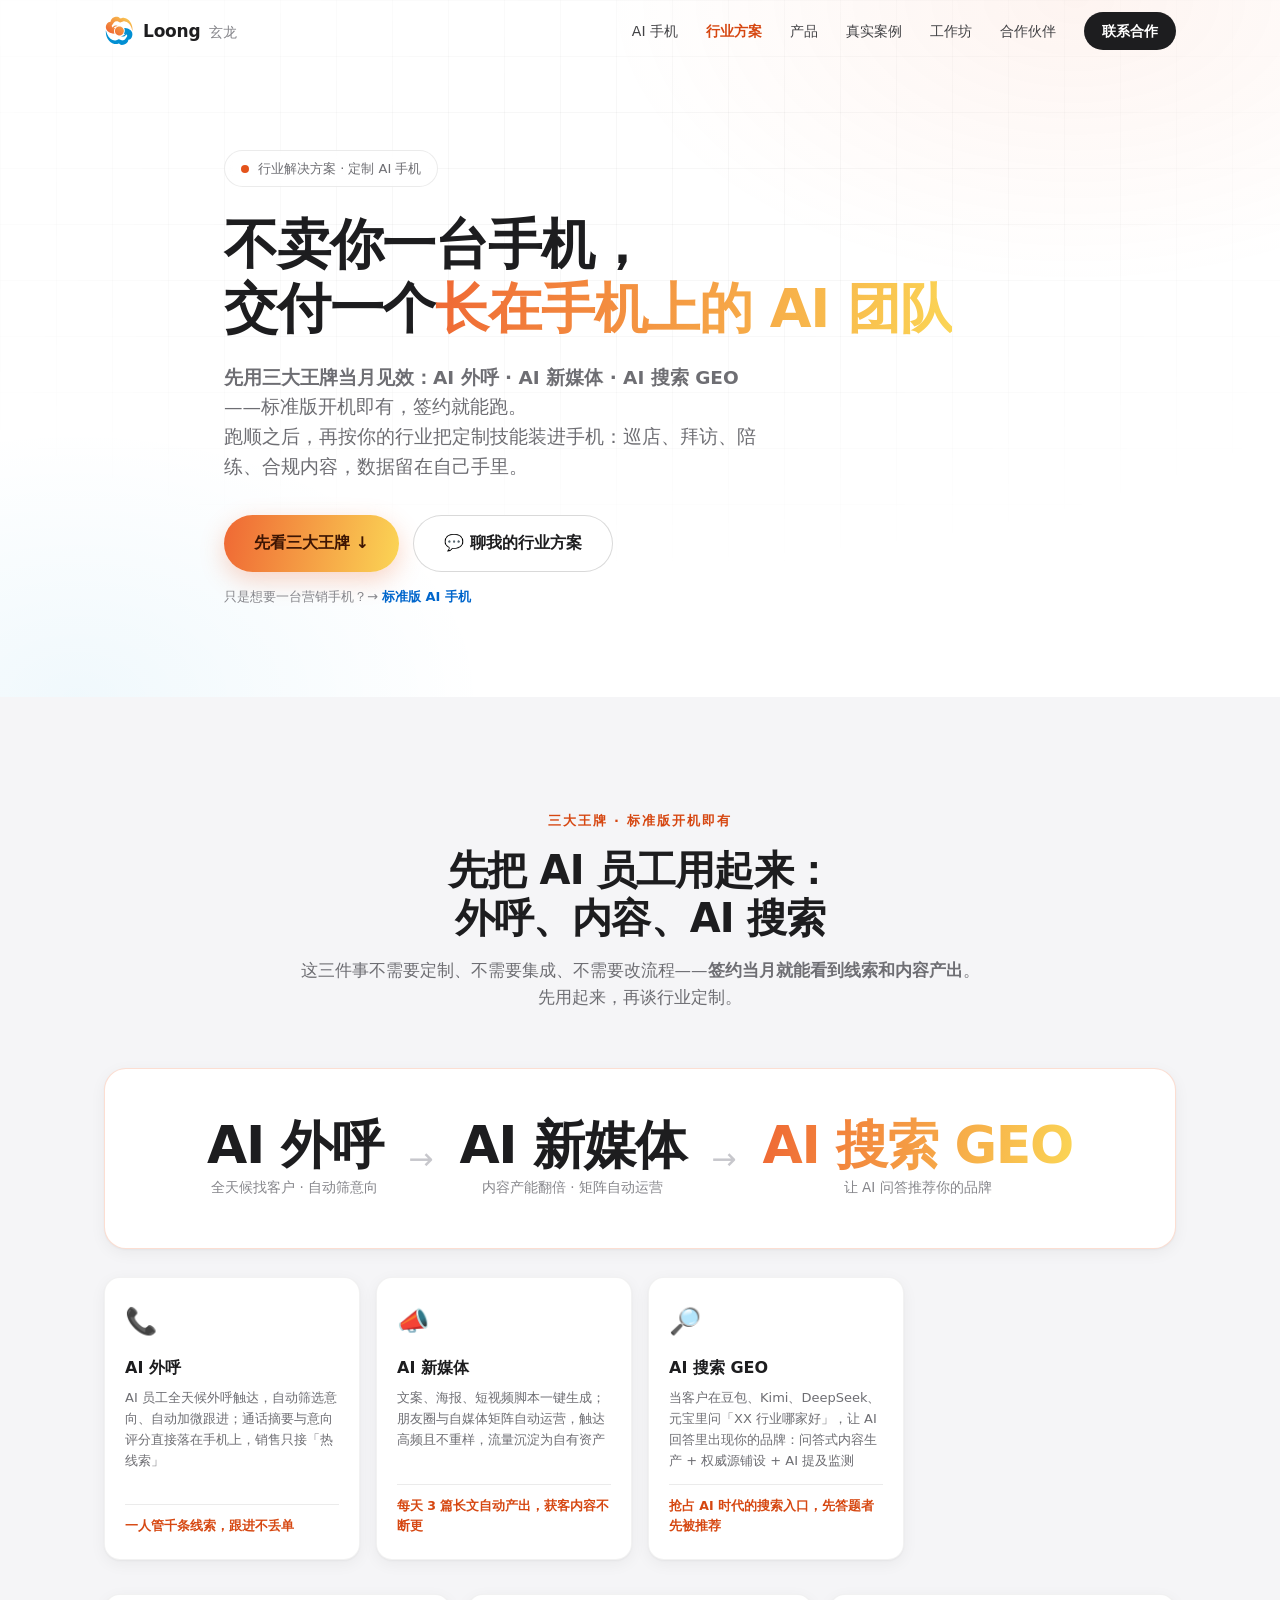
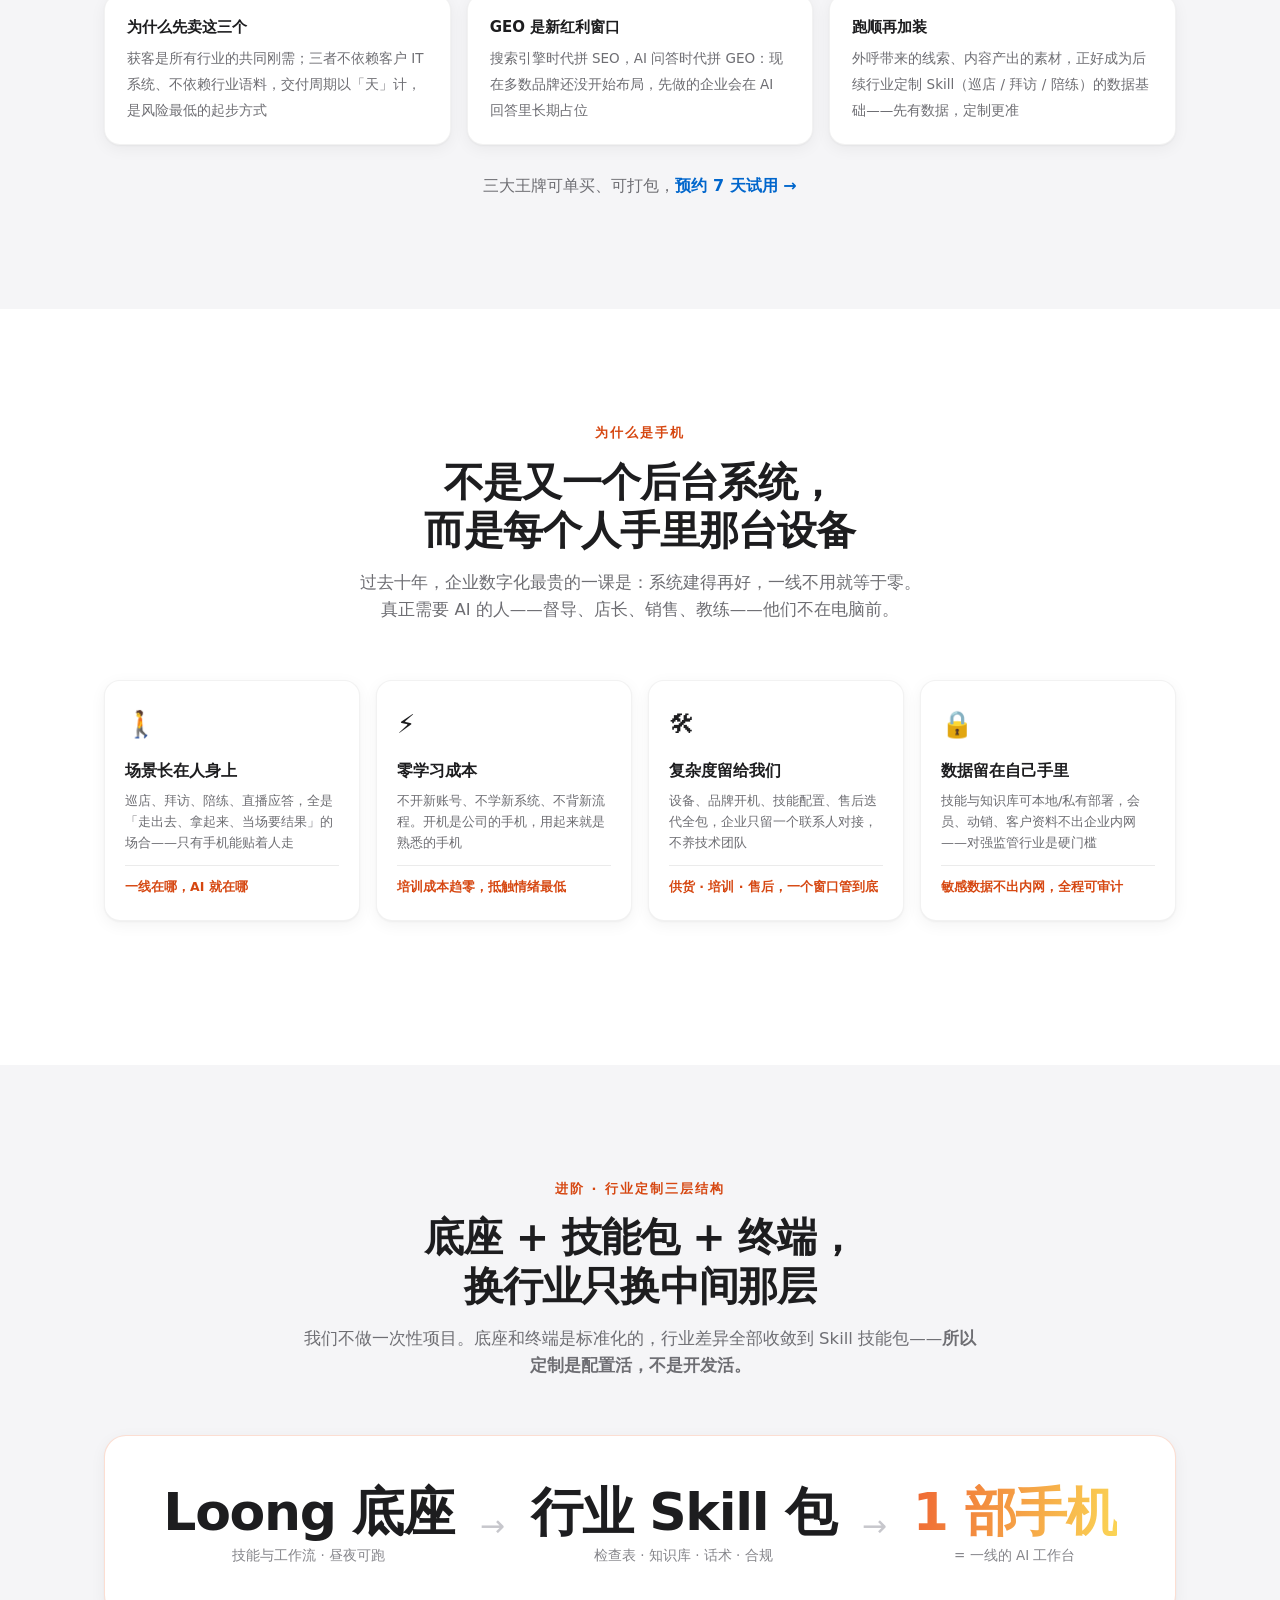
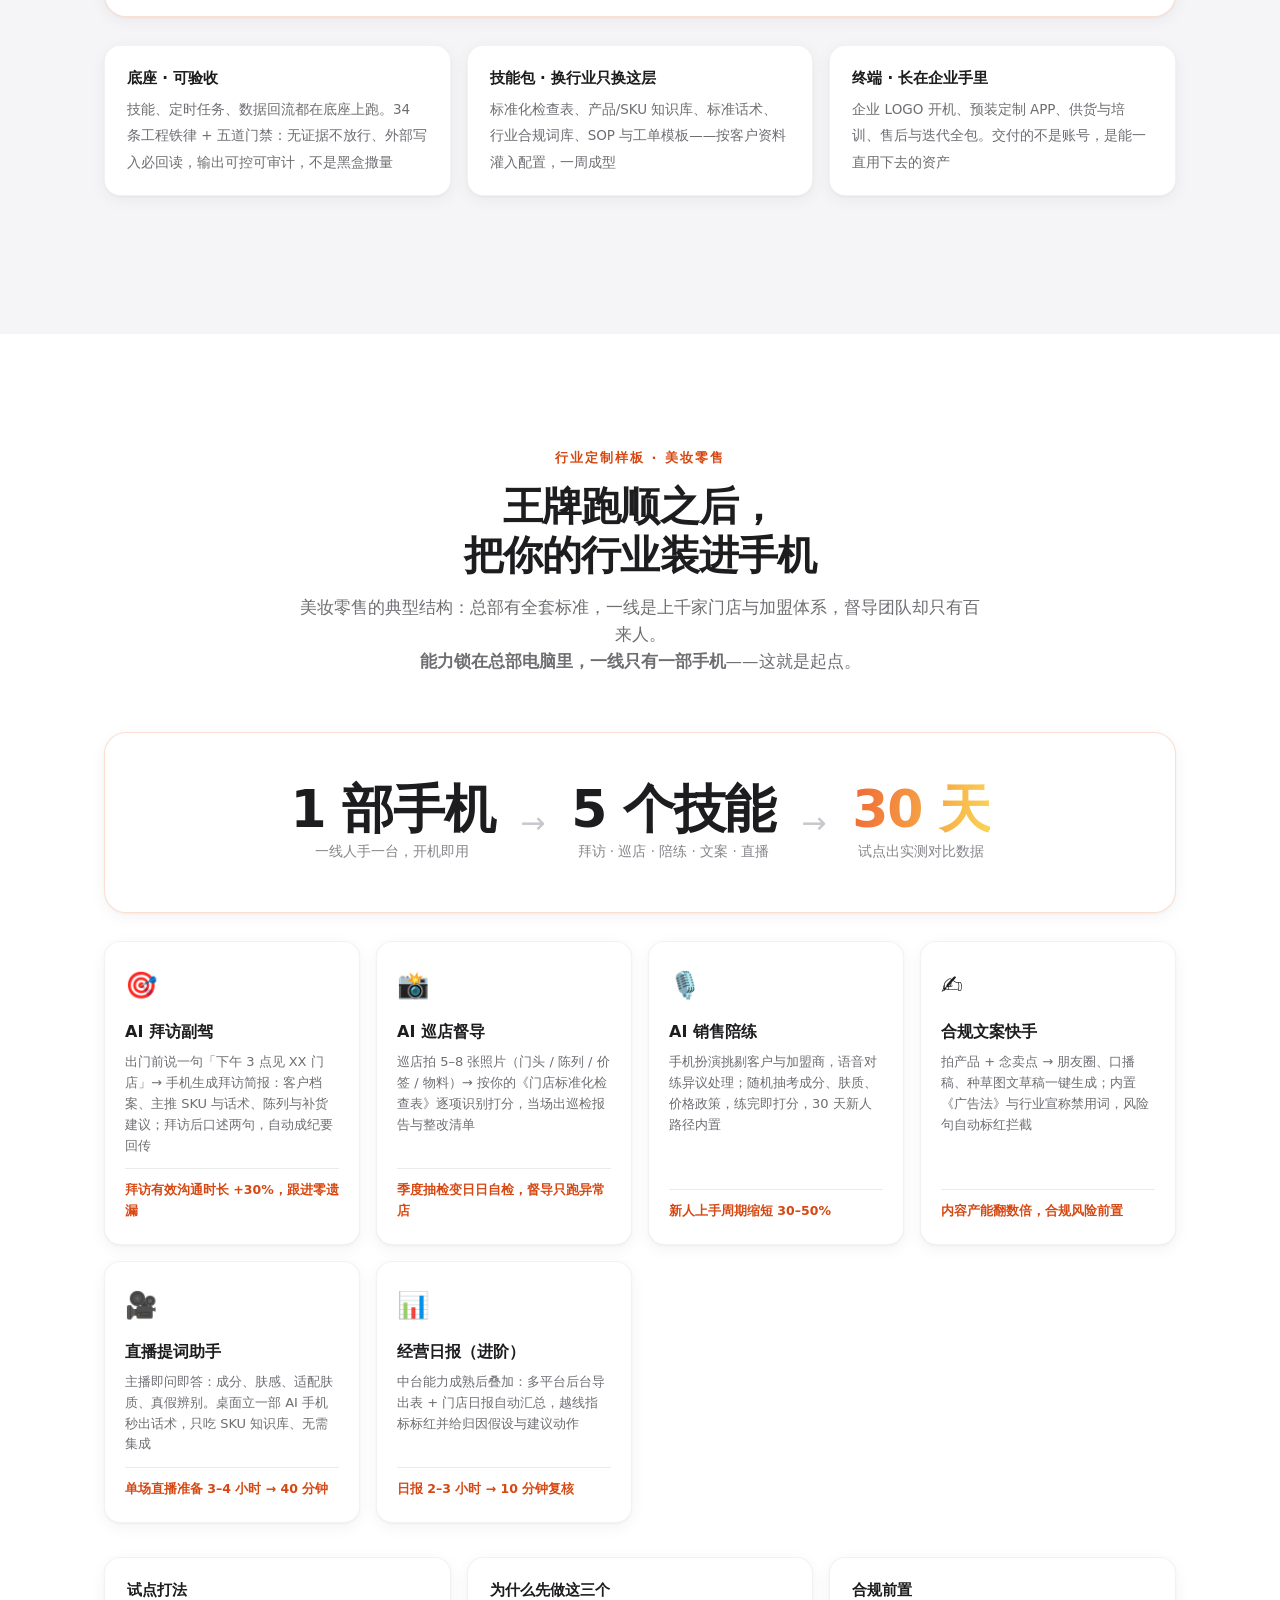
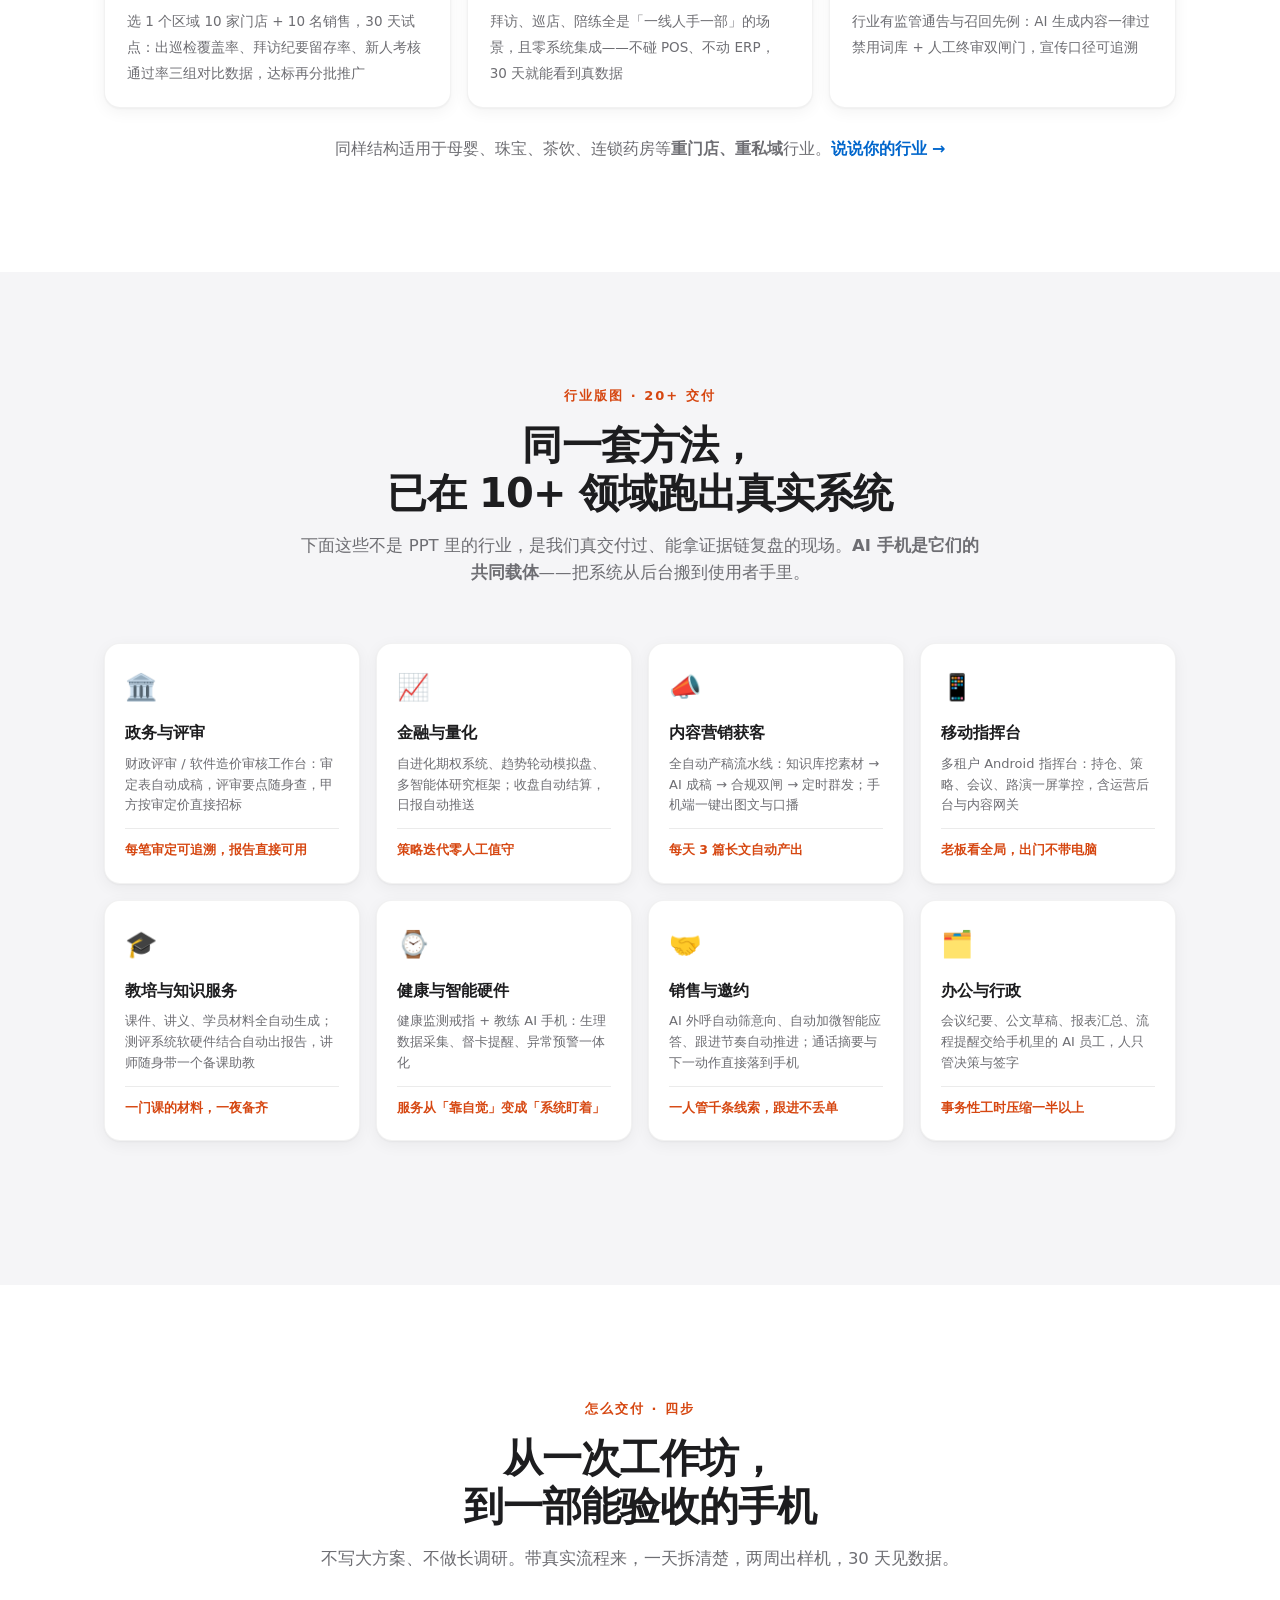
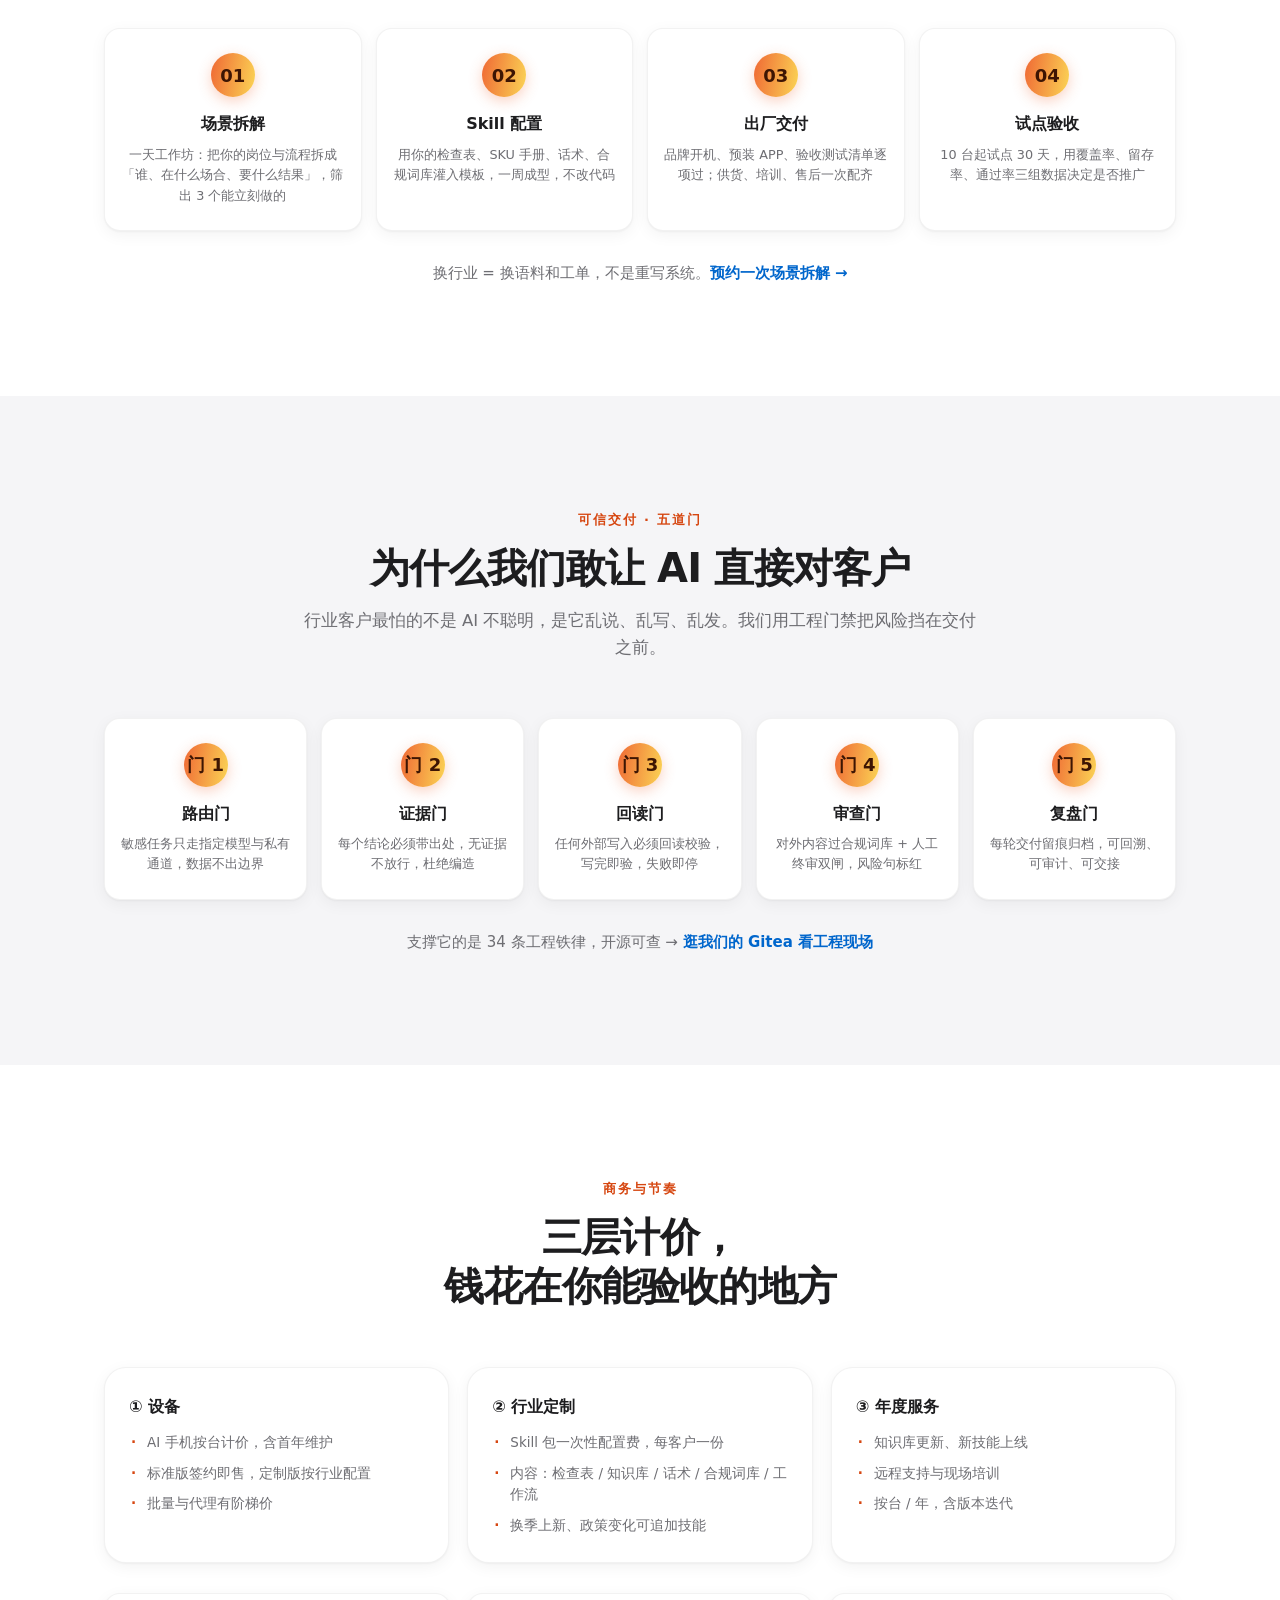
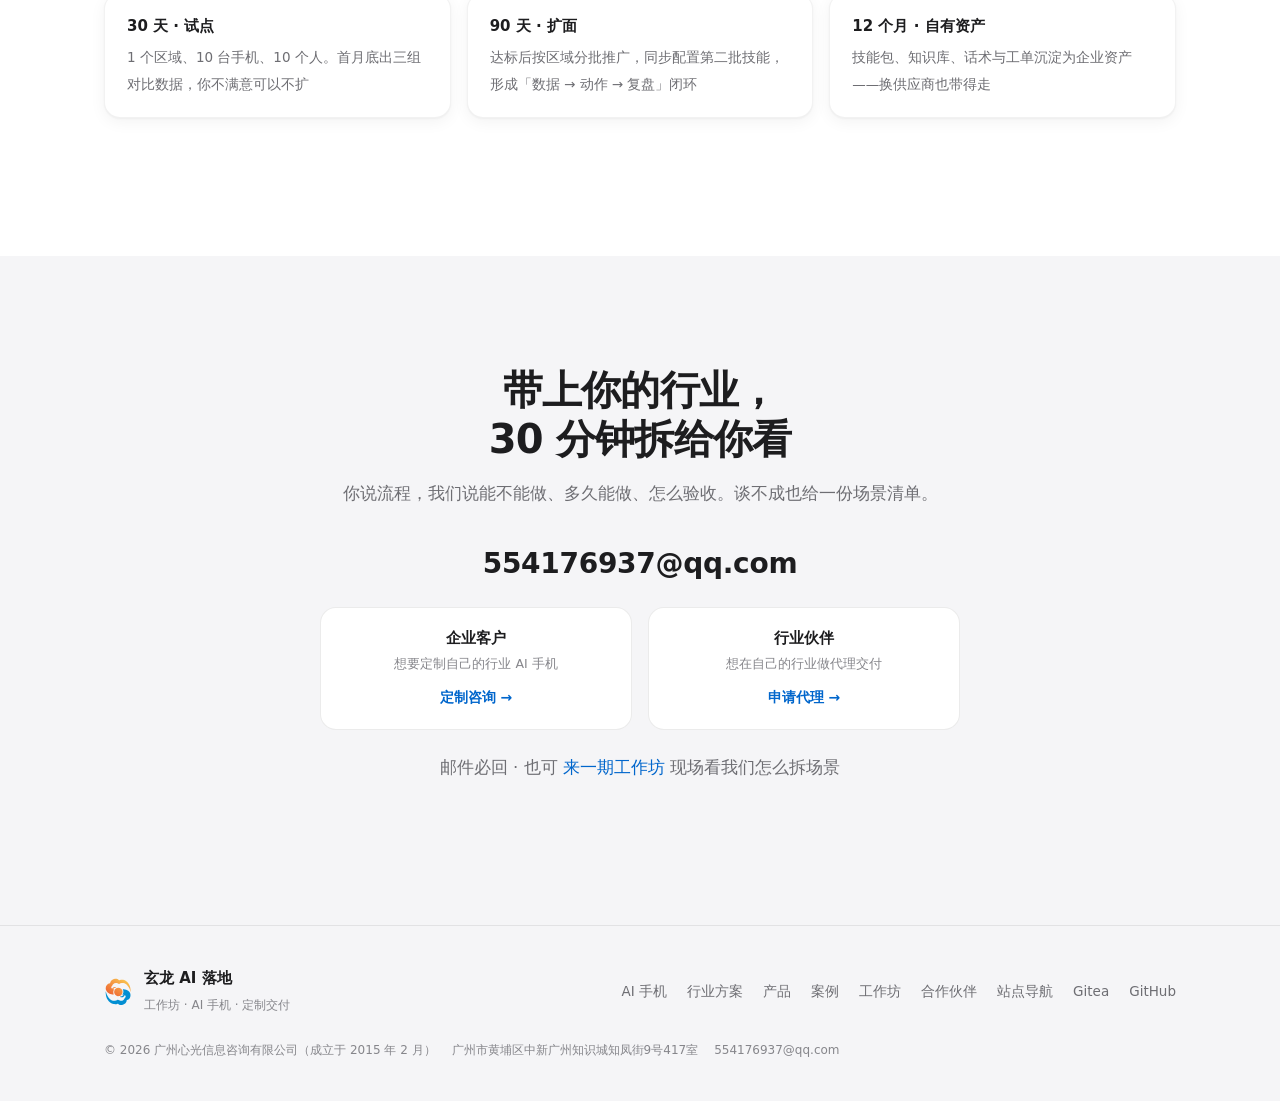
<file: solutions/index.html>
<!DOCTYPE html>
<html lang="zh-CN">
<head>
<meta charset="UTF-8">
<meta name="viewport" content="width=device-width, initial-scale=1.0">
<title>行业解决方案 — 定制 AI 手机 · 让总部能力长在一线手里</title>
<meta name="description" content="定制 AI 手机行业解决方案：Loong 底座 + 行业 Skill 技能包 + 企业品牌终端。首发美妆零售（拜访副驾 / 巡店督导 / 销售陪练），另有政务评审、金融量化、教培、内容营销、健康硬件等行业方案。零系统集成，30 天试点见效。">
<meta property="og:title" content="行业解决方案 — 定制 AI 手机">
<meta property="og:description" content="不卖一台手机，交付一个长在手机上的行业 AI 团队。零系统集成，30 天试点见效。">
<meta property="og:type" content="website">
<meta property="og:url" content="https://www.aibay.asia/solutions/">
<meta property="og:image" content="https://www.aibay.asia/assets/shots/phone-hero.jpg">
<link rel="icon" href="../assets/favicon.ico" sizes="any">
<link rel="icon" type="image/svg+xml" href="../assets/loong-logo.svg">
<link rel="apple-touch-icon" href="../assets/loong-logo-256.png">
<link rel="stylesheet" href="../css/style.css">
<style>
.nav-links a.is-current{color:#D64711;font-weight:700}
.grid-4{grid-template-columns:repeat(4,1fr)}
@media (max-width:980px){.grid-4{grid-template-columns:repeat(2,1fr)}}
@media (max-width:720px){.grid-4{grid-template-columns:1fr}}
</style>
</head>
<body>

<nav class="nav" id="nav">
  <div class="nav-inner">
    <a class="brand" href="/">
      <img src="../assets/loong-logo.svg" alt="Loong" class="brand-logo">
      <span class="brand-name">Loong <em>玄龙</em></span>
    </a>
    <button class="nav-toggle" id="navToggle" aria-label="菜单"><span></span><span></span><span></span></button>
    <div class="nav-links" id="navLinks">
      <a href="/">AI 手机</a>
      <a href="/solutions/" class="is-current">行业方案</a>
      <a href="/#products">产品</a>
      <a href="/#case">真实案例</a>
      <a href="/#workshop">工作坊</a>
      <a href="/#partner">合作伙伴</a>
      <a href="#contact" class="nav-cta">联系合作</a>
    </div>
  </div>
</nav>

<header class="hero" id="top">
  <div class="hero-bg"></div>
  <div class="container hero-inner" style="grid-template-columns:1fr;max-width:880px">
    <div class="hero-copy">
      <div class="hero-badge"><span class="pulse"></span>行业解决方案 · 定制 AI 手机</div>
      <h1>不卖你一台手机，<br>交付一个<span class="grad">长在手机上的 AI 团队</span></h1>
      <p class="hero-sub">
        <b>先用三大王牌当月见效：AI 外呼 · AI 新媒体 · AI 搜索 GEO</b>——标准版开机即有，签约就能跑。<br>
        跑顺之后，再按你的行业把定制技能装进手机：巡店、拜访、陪练、合规内容，数据留在自己手里。
      </p>
      <div class="hero-actions">
        <a href="#flagship" class="btn btn-primary">先看三大王牌 ↓</a>
        <a href="mailto:554176937@qq.com?subject=行业解决方案咨询" class="btn btn-ghost">💬 聊我的行业方案</a>
      </div>
      <p class="hero-alt">只是想要一台营销手机？→ <a href="/#phone">标准版 AI 手机</a></p>
    </div>
  </div>
</header>

<section class="section section-alt" id="flagship">
  <div class="container">
    <div class="section-head center">
      <span class="kicker">三大王牌 · 标准版开机即有</span>
      <h2>先把 AI 员工用起来：<br>外呼、内容、AI 搜索</h2>
      <p>这三件事不需要定制、不需要集成、不需要改流程——<b>签约当月就能看到线索和内容产出</b>。先用起来，再谈行业定制。</p>
    </div>

    <div class="case-band" style="margin-bottom:28px">
      <div class="case-cell"><b>AI 外呼</b><span>全天候找客户 · 自动筛意向</span></div>
      <div class="case-arrow">→</div>
      <div class="case-cell"><b>AI 新媒体</b><span>内容产能翻倍 · 矩阵自动运营</span></div>
      <div class="case-arrow">→</div>
      <div class="case-cell hot"><b>AI 搜索 GEO</b><span>让 AI 问答推荐你的品牌</span></div>
    </div>

    <div class="industry-grid">
      <div class="ind-card">
        <div class="ind-icon">📞</div>
        <b>AI 外呼</b>
        <p>AI 员工全天候外呼触达，自动筛选意向、自动加微跟进；通话摘要与意向评分直接落在手机上，销售只接「热线索」</p>
        <span class="ind-val">一人管千条线索，跟进不丢单</span>
      </div>
      <div class="ind-card">
        <div class="ind-icon">📣</div>
        <b>AI 新媒体</b>
        <p>文案、海报、短视频脚本一键生成；朋友圈与自媒体矩阵自动运营，触达高频且不重样，流量沉淀为自有资产</p>
        <span class="ind-val">每天 3 篇长文自动产出，获客内容不断更</span>
      </div>
      <div class="ind-card">
        <div class="ind-icon">🔎</div>
        <b>AI 搜索 GEO</b>
        <p>当客户在豆包、Kimi、DeepSeek、元宝里问「XX 行业哪家好」，让 AI 回答里出现你的品牌：问答式内容生产 + 权威源铺设 + AI 提及监测</p>
        <span class="ind-val">抢占 AI 时代的搜索入口，先答题者先被推荐</span>
      </div>
    </div>

    <div class="case-notes">
      <div class="case-note"><b>为什么先卖这三个</b><span>获客是所有行业的共同刚需；三者不依赖客户 IT 系统、不依赖行业语料，交付周期以「天」计，是风险最低的起步方式</span></div>
      <div class="case-note"><b>GEO 是新红利窗口</b><span>搜索引擎时代拼 SEO，AI 问答时代拼 GEO：现在多数品牌还没开始布局，先做的企业会在 AI 回答里长期占位</span></div>
      <div class="case-note"><b>跑顺再加装</b><span>外呼带来的线索、内容产出的素材，正好成为后续行业定制 Skill（巡店 / 拜访 / 陪练）的数据基础——先有数据，定制更准</span></div>
    </div>
    <p class="case-cta">三大王牌可单买、可打包，<a href="mailto:554176937@qq.com?subject=三大王牌试用咨询">预约 7 天试用 →</a></p>
  </div>
</section>

<section class="section" id="why">
  <div class="container">
    <div class="section-head center">
      <span class="kicker">为什么是手机</span>
      <h2>不是又一个后台系统，<br>而是每个人手里那台设备</h2>
      <p>过去十年，企业数字化最贵的一课是：系统建得再好，一线不用就等于零。<br>真正需要 AI 的人——督导、店长、销售、教练——他们不在电脑前。</p>
    </div>
    <div class="industry-grid">
      <div class="ind-card">
        <div class="ind-icon">🚶</div>
        <b>场景长在人身上</b>
        <p>巡店、拜访、陪练、直播应答，全是「走出去、拿起来、当场要结果」的场合——只有手机能贴着人走</p>
        <span class="ind-val">一线在哪，AI 就在哪</span>
      </div>
      <div class="ind-card">
        <div class="ind-icon">⚡</div>
        <b>零学习成本</b>
        <p>不开新账号、不学新系统、不背新流程。开机是公司的手机，用起来就是熟悉的手机</p>
        <span class="ind-val">培训成本趋零，抵触情绪最低</span>
      </div>
      <div class="ind-card">
        <div class="ind-icon">🛠</div>
        <b>复杂度留给我们</b>
        <p>设备、品牌开机、技能配置、售后迭代全包，企业只留一个联系人对接，不养技术团队</p>
        <span class="ind-val">供货 · 培训 · 售后，一个窗口管到底</span>
      </div>
      <div class="ind-card">
        <div class="ind-icon">🔒</div>
        <b>数据留在自己手里</b>
        <p>技能与知识库可本地/私有部署，会员、动销、客户资料不出企业内网——对强监管行业是硬门槛</p>
        <span class="ind-val">敏感数据不出内网，全程可审计</span>
      </div>
    </div>
  </div>
</section>

<section class="section section-alt" id="stack">
  <div class="container">
    <div class="section-head center">
      <span class="kicker">进阶 · 行业定制三层结构</span>
      <h2>底座 + 技能包 + 终端，<br>换行业只换中间那层</h2>
      <p>我们不做一次性项目。底座和终端是标准化的，行业差异全部收敛到 Skill 技能包——<b>所以定制是配置活，不是开发活。</b></p>
    </div>

    <div class="case-band" style="margin-bottom:28px">
      <div class="case-cell"><b>Loong 底座</b><span>技能与工作流 · 昼夜可跑</span></div>
      <div class="case-arrow">→</div>
      <div class="case-cell"><b>行业 Skill 包</b><span>检查表 · 知识库 · 话术 · 合规</span></div>
      <div class="case-arrow">→</div>
      <div class="case-cell hot"><b>1 部手机</b><span>= 一线的 AI 工作台</span></div>
    </div>

    <div class="case-notes">
      <div class="case-note"><b>底座 · 可验收</b><span>技能、定时任务、数据回流都在底座上跑。34 条工程铁律 + 五道门禁：无证据不放行、外部写入必回读，输出可控可审计，不是黑盒撒量</span></div>
      <div class="case-note"><b>技能包 · 换行业只换这层</b><span>标准化检查表、产品/SKU 知识库、标准话术、行业合规词库、SOP 与工单模板——按客户资料灌入配置，一周成型</span></div>
      <div class="case-note"><b>终端 · 长在企业手里</b><span>企业 LOGO 开机、预装定制 APP、供货与培训、售后与迭代全包。交付的不是账号，是能一直用下去的资产</span></div>
    </div>
  </div>
</section>

<section class="section" id="beauty">
  <div class="container">
    <div class="section-head center">
      <span class="kicker">行业定制样板 · 美妆零售</span>
      <h2>王牌跑顺之后，<br>把你的行业装进手机</h2>
      <p>美妆零售的典型结构：总部有全套标准，一线是上千家门店与加盟体系，督导团队却只有百来人。<br><b>能力锁在总部电脑里，一线只有一部手机</b>——这就是起点。</p>
    </div>

    <div class="case-band" style="margin-bottom:28px">
      <div class="case-cell"><b>1 部手机</b><span>一线人手一台，开机即用</span></div>
      <div class="case-arrow">→</div>
      <div class="case-cell"><b>5 个技能</b><span>拜访 · 巡店 · 陪练 · 文案 · 直播</span></div>
      <div class="case-arrow">→</div>
      <div class="case-cell hot"><b>30 天</b><span>试点出实测对比数据</span></div>
    </div>

    <div class="industry-grid">
      <div class="ind-card">
        <div class="ind-icon">🎯</div>
        <b>AI 拜访副驾</b>
        <p>出门前说一句「下午 3 点见 XX 门店」→ 手机生成拜访简报：客户档案、主推 SKU 与话术、陈列与补货建议；拜访后口述两句，自动成纪要回传</p>
        <span class="ind-val">拜访有效沟通时长 +30%，跟进零遗漏</span>
      </div>
      <div class="ind-card">
        <div class="ind-icon">📸</div>
        <b>AI 巡店督导</b>
        <p>巡店拍 5–8 张照片（门头 / 陈列 / 价签 / 物料）→ 按你的《门店标准化检查表》逐项识别打分，当场出巡检报告与整改清单</p>
        <span class="ind-val">季度抽检变日日自检，督导只跑异常店</span>
      </div>
      <div class="ind-card">
        <div class="ind-icon">🎙️</div>
        <b>AI 销售陪练</b>
        <p>手机扮演挑剔客户与加盟商，语音对练异议处理；随机抽考成分、肤质、价格政策，练完即打分，30 天新人路径内置</p>
        <span class="ind-val">新人上手周期缩短 30–50%</span>
      </div>
      <div class="ind-card">
        <div class="ind-icon">✍️</div>
        <b>合规文案快手</b>
        <p>拍产品 + 念卖点 → 朋友圈、口播稿、种草图文草稿一键生成；内置《广告法》与行业宣称禁用词，风险句自动标红拦截</p>
        <span class="ind-val">内容产能翻数倍，合规风险前置</span>
      </div>
      <div class="ind-card">
        <div class="ind-icon">🎥</div>
        <b>直播提词助手</b>
        <p>主播即问即答：成分、肤感、适配肤质、真假辨别。桌面立一部 AI 手机秒出话术，只吃 SKU 知识库、无需集成</p>
        <span class="ind-val">单场直播准备 3–4 小时 → 40 分钟</span>
      </div>
      <div class="ind-card">
        <div class="ind-icon">📊</div>
        <b>经营日报（进阶）</b>
        <p>中台能力成熟后叠加：多平台后台导出表 + 门店日报自动汇总，越线指标标红并给归因假设与建议动作</p>
        <span class="ind-val">日报 2–3 小时 → 10 分钟复核</span>
      </div>
    </div>

    <div class="case-notes">
      <div class="case-note"><b>试点打法</b><span>选 1 个区域 10 家门店 + 10 名销售，30 天试点：出巡检覆盖率、拜访纪要留存率、新人考核通过率三组对比数据，达标再分批推广</span></div>
      <div class="case-note"><b>为什么先做这三个</b><span>拜访、巡店、陪练全是「一线人手一部」的场景，且零系统集成——不碰 POS、不动 ERP，30 天就能看到真数据</span></div>
      <div class="case-note"><b>合规前置</b><span>行业有监管通告与召回先例：AI 生成内容一律过禁用词库 + 人工终审双闸门，宣传口径可追溯</span></div>
    </div>
    <p class="case-cta">同样结构适用于母婴、珠宝、茶饮、连锁药房等<b>重门店、重私域</b>行业。<a href="mailto:554176937@qq.com?subject=行业方案咨询">说说你的行业 →</a></p>
  </div>
</section>

<section class="section section-alt" id="industries">
  <div class="container">
    <div class="section-head center">
      <span class="kicker">行业版图 · 20+ 交付</span>
      <h2>同一套方法，<br>已在 10+ 领域跑出真实系统</h2>
      <p>下面这些不是 PPT 里的行业，是我们真交付过、能拿证据链复盘的现场。<b>AI 手机是它们的共同载体</b>——把系统从后台搬到使用者手里。</p>
    </div>
    <div class="industry-grid">
      <div class="ind-card">
        <div class="ind-icon">🏛️</div>
        <b>政务与评审</b>
        <p>财政评审 / 软件造价审核工作台：审定表自动成稿，评审要点随身查，甲方按审定价直接招标</p>
        <span class="ind-val">每笔审定可追溯，报告直接可用</span>
      </div>
      <div class="ind-card">
        <div class="ind-icon">📈</div>
        <b>金融与量化</b>
        <p>自进化期权系统、趋势轮动模拟盘、多智能体研究框架；收盘自动结算，日报自动推送</p>
        <span class="ind-val">策略迭代零人工值守</span>
      </div>
      <div class="ind-card">
        <div class="ind-icon">📣</div>
        <b>内容营销获客</b>
        <p>全自动产稿流水线：知识库挖素材 → AI 成稿 → 合规双闸 → 定时群发；手机端一键出图文与口播</p>
        <span class="ind-val">每天 3 篇长文自动产出</span>
      </div>
      <div class="ind-card">
        <div class="ind-icon">📱</div>
        <b>移动指挥台</b>
        <p>多租户 Android 指挥台：持仓、策略、会议、路演一屏掌控，含运营后台与内容网关</p>
        <span class="ind-val">老板看全局，出门不带电脑</span>
      </div>
      <div class="ind-card">
        <div class="ind-icon">🎓</div>
        <b>教培与知识服务</b>
        <p>课件、讲义、学员材料全自动生成；测评系统软硬件结合自动出报告，讲师随身带一个备课助教</p>
        <span class="ind-val">一门课的材料，一夜备齐</span>
      </div>
      <div class="ind-card">
        <div class="ind-icon">⌚</div>
        <b>健康与智能硬件</b>
        <p>健康监测戒指 + 教练 AI 手机：生理数据采集、督卡提醒、异常预警一体化</p>
        <span class="ind-val">服务从「靠自觉」变成「系统盯着」</span>
      </div>
      <div class="ind-card">
        <div class="ind-icon">🤝</div>
        <b>销售与邀约</b>
        <p>AI 外呼自动筛意向、自动加微智能应答、跟进节奏自动推进；通话摘要与下一动作直接落到手机</p>
        <span class="ind-val">一人管千条线索，跟进不丢单</span>
      </div>
      <div class="ind-card">
        <div class="ind-icon">🗂️</div>
        <b>办公与行政</b>
        <p>会议纪要、公文草稿、报表汇总、流程提醒交给手机里的 AI 员工，人只管决策与签字</p>
        <span class="ind-val">事务性工时压缩一半以上</span>
      </div>
    </div>
  </div>
</section>

<section class="section" id="how">
  <div class="container">
    <div class="section-head center">
      <span class="kicker">怎么交付 · 四步</span>
      <h2>从一次工作坊，<br>到一部能验收的手机</h2>
      <p>不写大方案、不做长调研。带真实流程来，一天拆清楚，两周出样机，30 天见数据。</p>
    </div>
    <div class="gates-visual grid-4">
      <div class="gatev">
        <div class="gatev-no">01</div>
        <h4>场景拆解</h4>
        <p>一天工作坊：把你的岗位与流程拆成「谁、在什么场合、要什么结果」，筛出 3 个能立刻做的</p>
      </div>
      <div class="gatev">
        <div class="gatev-no">02</div>
        <h4>Skill 配置</h4>
        <p>用你的检查表、SKU 手册、话术、合规词库灌入模板，一周成型，不改代码</p>
      </div>
      <div class="gatev">
        <div class="gatev-no">03</div>
        <h4>出厂交付</h4>
        <p>品牌开机、预装 APP、验收测试清单逐项过；供货、培训、售后一次配齐</p>
      </div>
      <div class="gatev">
        <div class="gatev-no">04</div>
        <h4>试点验收</h4>
        <p>10 台起试点 30 天，用覆盖率、留存率、通过率三组数据决定是否推广</p>
      </div>
    </div>
    <p class="loop-note">换行业 = 换语料和工单，不是重写系统。<a href="mailto:554176937@qq.com?subject=场景拆解预约">预约一次场景拆解 →</a></p>
  </div>
</section>

<section class="section section-alt" id="gates">
  <div class="container">
    <div class="section-head center">
      <span class="kicker">可信交付 · 五道门</span>
      <h2>为什么我们敢让 AI 直接对客户</h2>
      <p>行业客户最怕的不是 AI 不聪明，是它乱说、乱写、乱发。我们用工程门禁把风险挡在交付之前。</p>
    </div>
    <div class="gates-visual">
      <div class="gatev">
        <div class="gatev-no">门 1</div>
        <h4>路由门</h4>
        <p>敏感任务只走指定模型与私有通道，数据不出边界</p>
      </div>
      <div class="gatev">
        <div class="gatev-no">门 2</div>
        <h4>证据门</h4>
        <p>每个结论必须带出处，无证据不放行，杜绝编造</p>
      </div>
      <div class="gatev">
        <div class="gatev-no">门 3</div>
        <h4>回读门</h4>
        <p>任何外部写入必须回读校验，写完即验，失败即停</p>
      </div>
      <div class="gatev">
        <div class="gatev-no">门 4</div>
        <h4>审查门</h4>
        <p>对外内容过合规词库 + 人工终审双闸，风险句标红</p>
      </div>
      <div class="gatev">
        <div class="gatev-no">门 5</div>
        <h4>复盘门</h4>
        <p>每轮交付留痕归档，可回溯、可审计、可交接</p>
      </div>
    </div>
    <p class="loop-note">支撑它的是 34 条工程铁律，开源可查 → <a href="https://gitea.aibay.asia" target="_blank" rel="noopener">逛我们的 Gitea 看工程现场</a></p>
  </div>
</section>

<section class="section" id="business">
  <div class="container">
    <div class="section-head center">
      <span class="kicker">商务与节奏</span>
      <h2>三层计价，<br>钱花在你能验收的地方</h2>
    </div>
    <div class="ws-grid">
      <div class="ws-card">
        <b>① 设备</b>
        <ul>
          <li>AI 手机按台计价，含首年维护</li>
          <li>标准版签约即售，定制版按行业配置</li>
          <li>批量与代理有阶梯价</li>
        </ul>
      </div>
      <div class="ws-card">
        <b>② 行业定制</b>
        <ul>
          <li>Skill 包一次性配置费，每客户一份</li>
          <li>内容：检查表 / 知识库 / 话术 / 合规词库 / 工作流</li>
          <li>换季上新、政策变化可追加技能</li>
        </ul>
      </div>
      <div class="ws-card">
        <b>③ 年度服务</b>
        <ul>
          <li>知识库更新、新技能上线</li>
          <li>远程支持与现场培训</li>
          <li>按台 / 年，含版本迭代</li>
        </ul>
      </div>
    </div>
    <div class="case-notes">
      <div class="case-note"><b>30 天 · 试点</b><span>1 个区域、10 台手机、10 个人。首月底出三组对比数据，你不满意可以不扩</span></div>
      <div class="case-note"><b>90 天 · 扩面</b><span>达标后按区域分批推广，同步配置第二批技能，形成「数据 → 动作 → 复盘」闭环</span></div>
      <div class="case-note"><b>12 个月 · 自有资产</b><span>技能包、知识库、话术与工单沉淀为企业资产——换供应商也带得走</span></div>
    </div>
  </div>
</section>

<section class="section cta-section" id="contact">
  <div class="container">
    <div class="cta-card">
      <h2>带上你的行业，<br>30 分钟拆给你看</h2>
      <p>你说流程，我们说能不能做、多久能做、怎么验收。谈不成也给一份场景清单。</p>
      <div class="email-cta">
        <a class="email-big" href="mailto:554176937@qq.com?subject=行业解决方案咨询">554176937@qq.com</a>
      </div>
      <div class="contact-split">
        <div><b>企业客户</b><span>想要定制自己的行业 AI 手机</span><a href="mailto:554176937@qq.com?subject=企业定制咨询">定制咨询 →</a></div>
        <div><b>行业伙伴</b><span>想在自己的行业做代理交付</span><a href="mailto:554176937@qq.com?subject=代理合作申请">申请代理 →</a></div>
      </div>
      <p class="cta-note">邮件必回 · 也可 <a href="/#workshop">来一期工作坊</a> 现场看我们怎么拆场景</p>
    </div>
  </div>
</section>

<footer class="footer">
  <div class="container footer-inner">
    <div class="footer-brand">
      <img src="../assets/loong-logo.svg" alt="Loong" class="footer-logo">
      <div><b>玄龙 AI 落地</b><span>工作坊 · AI 手机 · 定制交付</span></div>
    </div>
    <div class="footer-links">
      <a href="/">AI 手机</a><a href="/solutions/">行业方案</a><a href="/#products">产品</a><a href="/#case">案例</a>
      <a href="/#workshop">工作坊</a>
      <a href="/#partner">合作伙伴</a>
      <a href="/sites.html">站点导航</a>
      <a href="https://gitea.aibay.asia" target="_blank" rel="noopener">Gitea</a>
      <a href="https://github.com/kenyanghui" target="_blank" rel="noopener">GitHub</a>
    </div>
    <div class="footer-meta"><span>© 2026 广州心光信息咨询有限公司（成立于 2015 年 2 月）</span><span>广州市黄埔区中新广州知识城知凤街9号417室</span><span>554176937@qq.com</span></div>
  </div>
</footer>

<script>
(function () {
  var nav = document.getElementById("nav");
  function onScroll() { nav.classList.toggle("scrolled", window.scrollY > 24); }
  window.addEventListener("scroll", onScroll, { passive: true }); onScroll();
  var toggle = document.getElementById("navToggle"), links = document.getElementById("navLinks");
  if (toggle) {
    toggle.addEventListener("click", function () { links.classList.toggle("open"); });
    links.addEventListener("click", function (e) { if (e.target.tagName === "A") links.classList.remove("open"); });
  }
  var els = document.querySelectorAll(".section-head, .case-band, .case-note, .case-cta, .industry-grid .ind-card, .gatev, .loop-note, .ws-card, .cta-card, .contact-split > div");
  els.forEach(function (el) { el.classList.add("reveal"); });
  if ("IntersectionObserver" in window) {
    var io = new IntersectionObserver(function (es) {
      es.forEach(function (en) { if (en.isIntersecting) { en.target.classList.add("visible"); io.unobserve(en.target); } });
    }, { threshold: 0.14 });
    els.forEach(function (el) { io.observe(el); });
  } else { els.forEach(function (el) { el.classList.add("visible"); }); }
})();
</script>
</body>
</html>
</file>
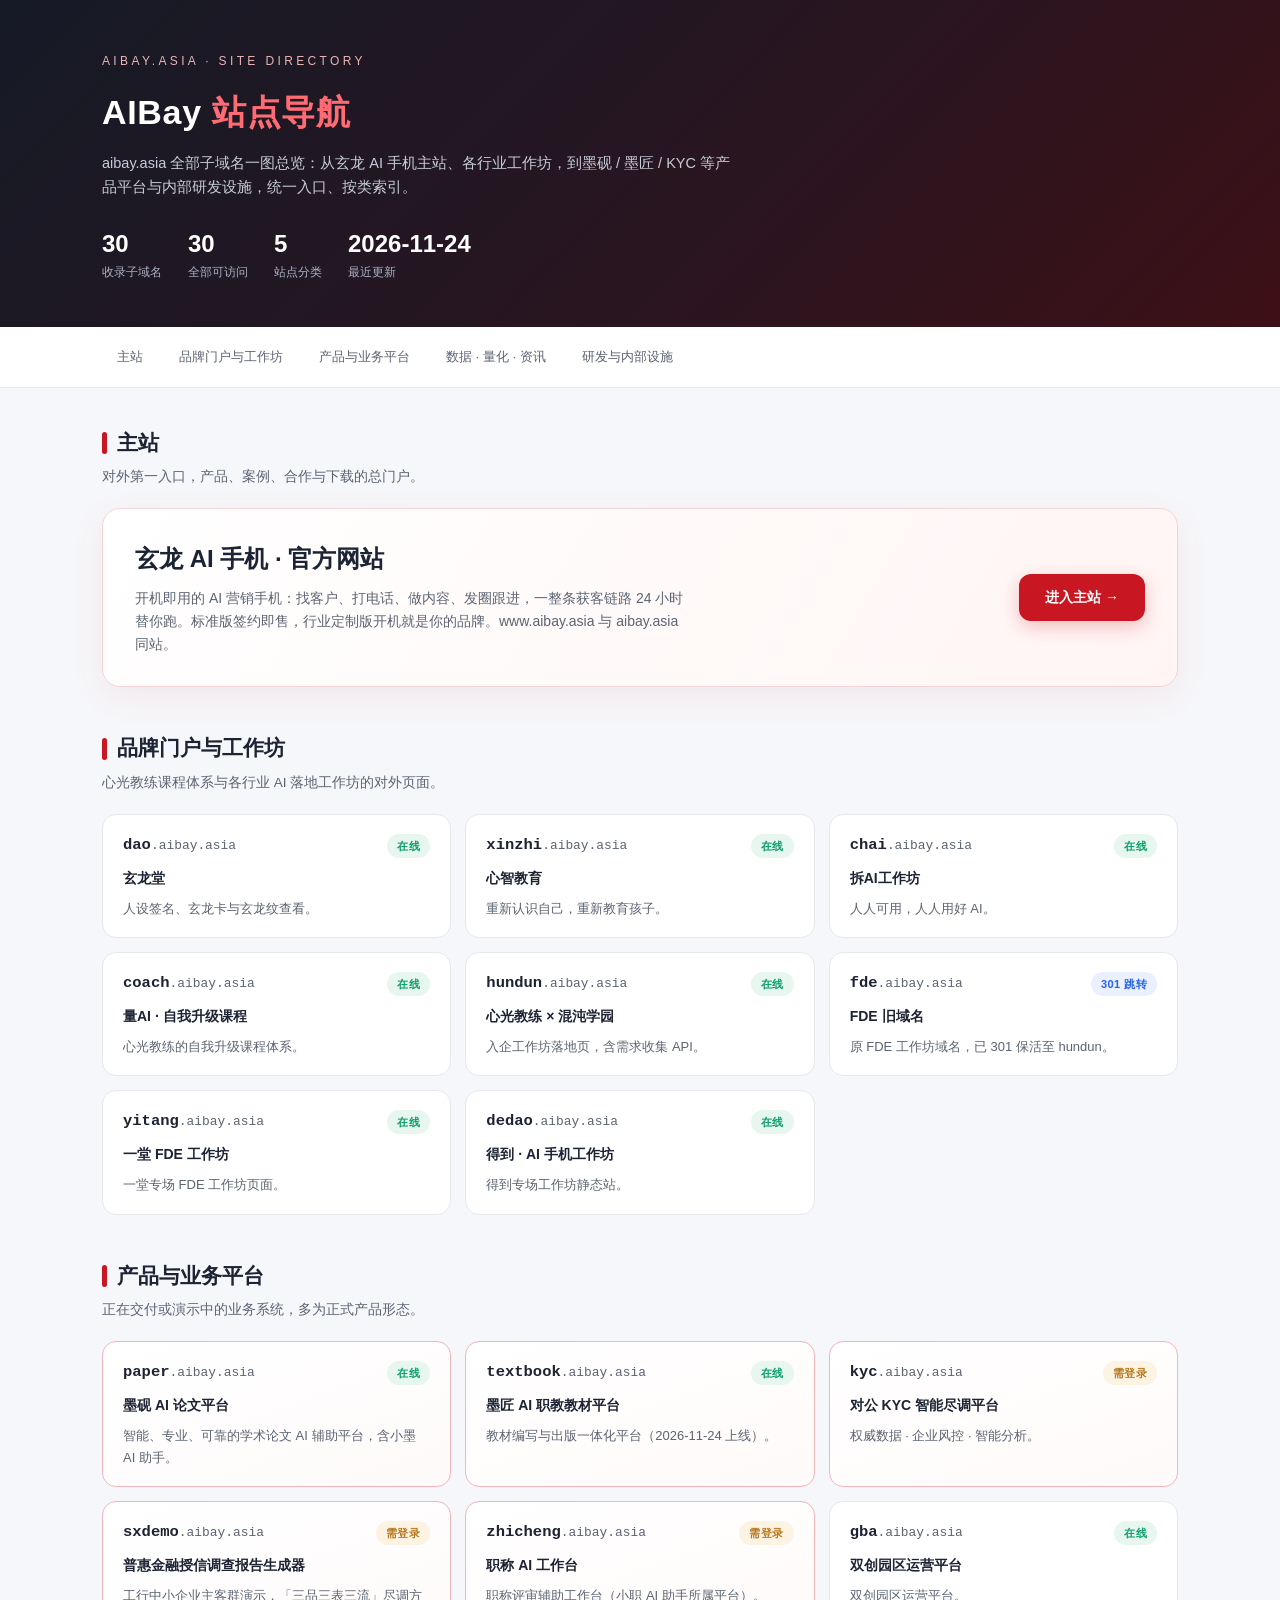
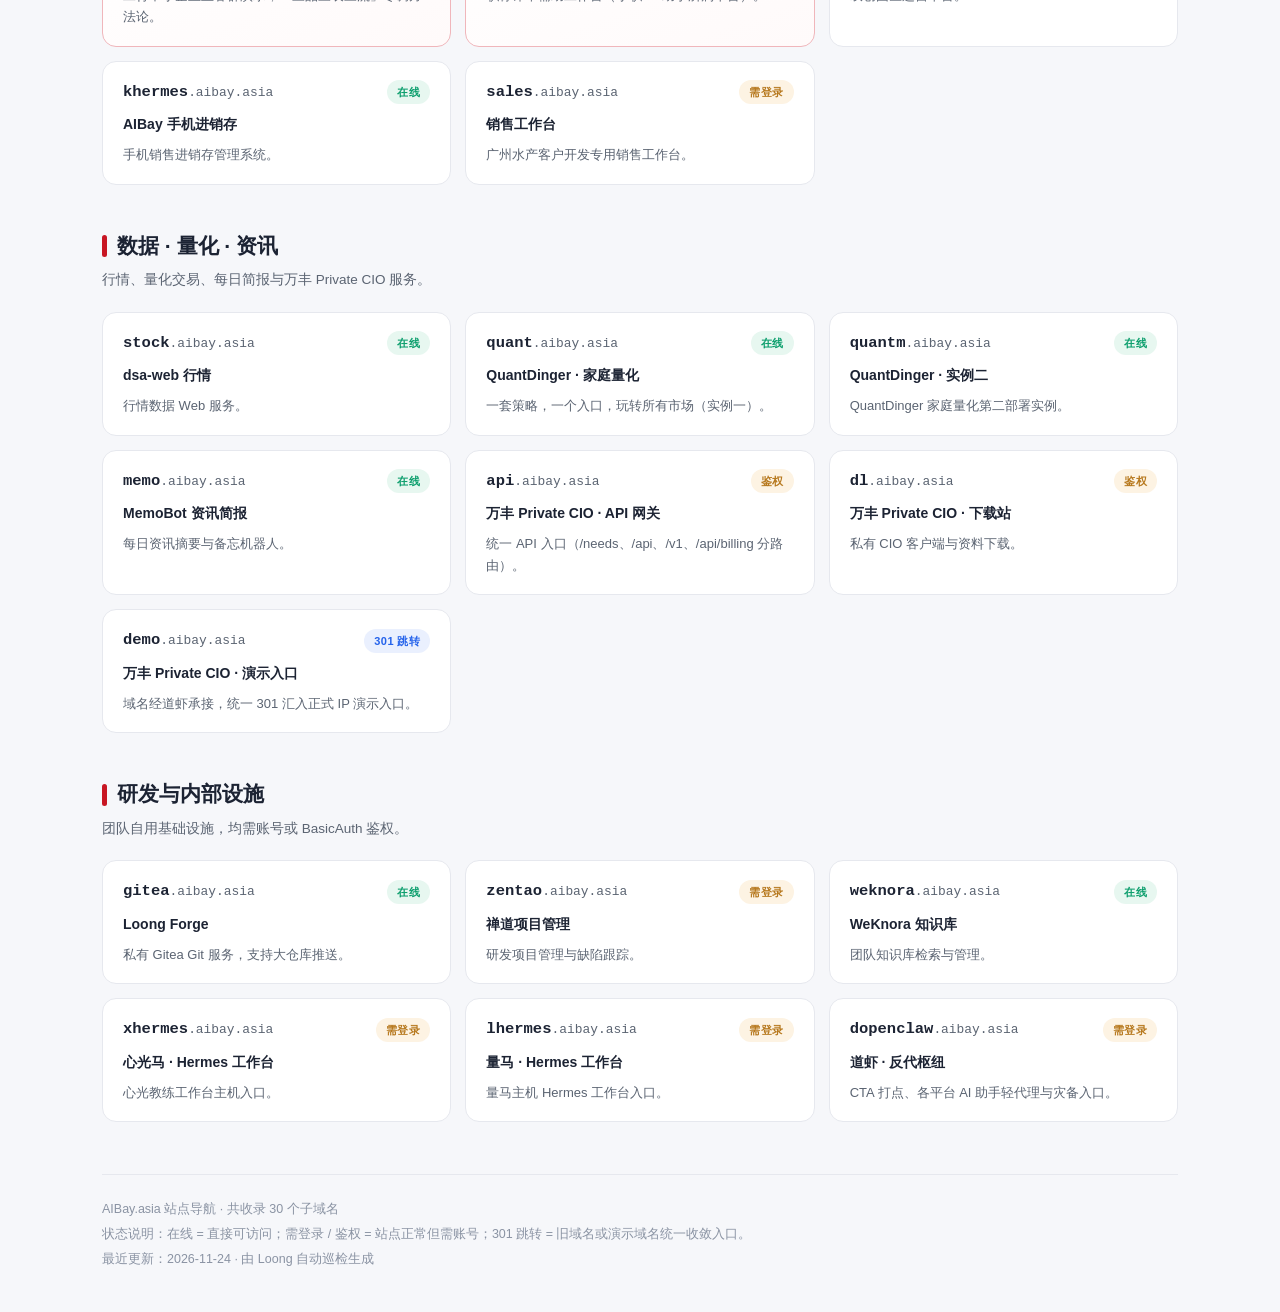
<file: sites.html>
<!DOCTYPE html>
<html lang="zh-CN">
<head>
<meta charset="UTF-8">
<meta name="viewport" content="width=device-width, initial-scale=1.0">
<title>AIBay 站点导航 · aibay.asia 子域名全览</title>
<meta name="description" content="aibay.asia 全部子域名站点导航：玄龙 AI 手机主站、品牌工作坊、产品平台、量化资讯工具与内部设施。">
<style>
:root{--red:#c81623;--red-dark:#a01019;--ink:#1c2333;--sub:#5b6472;--line:#e6e8ee;--bg:#f6f7fa;--card:#fff;
--green:#0e9f6e;--amber:#b7791f;--blue:#2563eb;--gray:#8a93a3}
*{margin:0;padding:0;box-sizing:border-box}
body{font-family:-apple-system,BlinkMacSystemFont,"PingFang SC","Microsoft YaHei",sans-serif;background:var(--bg);color:var(--ink);line-height:1.65}
a{color:inherit;text-decoration:none}
.wrap{max-width:1120px;margin:0 auto;padding:0 22px}
header.top{background:linear-gradient(135deg,#151a26,#2a1520 60%,#3d1016);color:#fff;padding:52px 0 44px}
.eyebrow{font-size:12px;letter-spacing:.28em;color:#e8b4b8;text-transform:uppercase;margin-bottom:12px}
header.top h1{font-size:34px;font-weight:800;letter-spacing:.02em}
header.top h1 span{color:#ff6b73}
header.top p.sub{margin-top:12px;color:#c6ccd8;font-size:14.5px;max-width:640px}
.stats{display:flex;gap:26px;margin-top:24px;flex-wrap:wrap}
.stats .st b{font-size:24px;font-weight:800;color:#fff}
.stats .st span{display:block;font-size:12px;color:#aab2c2}
nav.catnav{position:sticky;top:0;z-index:20;background:rgba(255,255,255,.94);backdrop-filter:blur(8px);border-bottom:1px solid var(--line)}
nav.catnav .wrap{display:flex;gap:6px;overflow-x:auto;padding-top:12px;padding-bottom:12px}
nav.catnav a{flex:none;font-size:13px;padding:6px 14px;border-radius:99px;color:var(--sub);border:1px solid transparent}
nav.catnav a:hover{color:var(--red);border-color:#f3c6ca;background:#fff5f5}
section{padding:38px 0 6px}
h2.sec{font-size:21px;font-weight:800;display:flex;align-items:center;gap:10px;margin-bottom:6px}
h2.sec::before{content:"";width:5px;height:22px;border-radius:3px;background:var(--red)}
p.secdesc{color:var(--sub);font-size:13.5px;margin-bottom:20px}
.hero{display:flex;flex-wrap:wrap;gap:26px;align-items:center;background:linear-gradient(120deg,#fff,#fff5f4);border:1px solid #f3d4d6;border-radius:18px;padding:30px 32px;box-shadow:0 10px 34px rgba(200,22,35,.07)}
.hero .info{flex:1;min-width:260px}
.hero h3{font-size:24px;font-weight:800;margin-bottom:8px}
.hero p{color:var(--sub);font-size:14px;max-width:560px}
.hero .go{flex:none}
.btn{display:inline-block;background:var(--red);color:#fff;font-weight:700;font-size:14px;padding:12px 26px;border-radius:12px;box-shadow:0 6px 18px rgba(200,22,35,.25)}
.btn:hover{background:var(--red-dark)}
.grid{display:grid;grid-template-columns:repeat(auto-fill,minmax(320px,1fr));gap:14px}
.card{background:var(--card);border:1px solid var(--line);border-radius:14px;padding:18px 20px;display:flex;flex-direction:column;gap:8px;transition:box-shadow .15s,transform .15s,border-color .15s}
a.card:hover{transform:translateY(-2px);border-color:#f0b6bb;box-shadow:0 10px 26px rgba(28,35,51,.08)}
.card .row1{display:flex;align-items:center;justify-content:space-between;gap:10px}
.dom{font-weight:800;font-size:15.5px;font-family:ui-monospace,SFMono-Regular,Menlo,monospace}
.dom small{color:var(--sub);font-weight:500}
.pill{flex:none;font-size:11px;font-weight:700;padding:3px 10px;border-radius:99px;letter-spacing:.04em}
.pill.ok{background:#e7f7f0;color:var(--green)}
.pill.auth{background:#fdf3e3;color:var(--amber)}
.pill.jump{background:#eaf0fe;color:var(--blue)}
.card .name{font-size:14px;font-weight:700}
.card .desc{font-size:13px;color:var(--sub)}
.card.hot{border-color:#f0b6bb;background:linear-gradient(160deg,#fff,#fffafa)}
footer{margin:46px 0 40px;padding-top:22px;border-top:1px solid var(--line);color:var(--gray);font-size:12.5px;line-height:2}
@media(max-width:640px){header.top h1{font-size:26px}.hero{padding:22px}}
</style>
</head>
<body>

<header class="top">
  <div class="wrap">
    <div class="eyebrow">AIBay.asia · Site Directory</div>
    <h1>AIBay <span>站点导航</span></h1>
    <p class="sub">aibay.asia 全部子域名一图总览：从玄龙 AI 手机主站、各行业工作坊，到墨砚 / 墨匠 / KYC 等产品平台与内部研发设施，统一入口、按类索引。</p>
    <div class="stats">
      <div class="st"><b>30</b><span>收录子域名</span></div>
      <div class="st"><b>30</b><span>全部可访问</span></div>
      <div class="st"><b>5</b><span>站点分类</span></div>
      <div class="st"><b>2026-11-24</b><span>最近更新</span></div>
    </div>
  </div>
</header>

<nav class="catnav"><div class="wrap">
  <a href="#main">主站</a>
  <a href="#brand">品牌门户与工作坊</a>
  <a href="#product">产品与业务平台</a>
  <a href="#data">数据 · 量化 · 资讯</a>
  <a href="#infra">研发与内部设施</a>
</div></nav>

<div class="wrap">

<section id="main">
  <h2 class="sec">主站</h2>
  <p class="secdesc">对外第一入口，产品、案例、合作与下载的总门户。</p>
  <div class="hero">
    <div class="info">
      <h3>玄龙 AI 手机 · 官方网站</h3>
      <p>开机即用的 AI 营销手机：找客户、打电话、做内容、发圈跟进，一整条获客链路 24 小时替你跑。标准版签约即售，行业定制版开机就是你的品牌。www.aibay.asia 与 aibay.asia 同站。</p>
    </div>
    <div class="go"><a class="btn" href="https://www.aibay.asia/">进入主站 →</a></div>
  </div>
</section>

<section id="brand">
  <h2 class="sec">品牌门户与工作坊</h2>
  <p class="secdesc">心光教练课程体系与各行业 AI 落地工作坊的对外页面。</p>
  <div class="grid">
    <a class="card" href="https://dao.aibay.asia/"><div class="row1"><span class="dom">dao<small>.aibay.asia</small></span><span class="pill ok">在线</span></div><div class="name">玄龙堂</div><div class="desc">人设签名、玄龙卡与玄龙纹查看。</div></a>
    <a class="card" href="https://xinzhi.aibay.asia/"><div class="row1"><span class="dom">xinzhi<small>.aibay.asia</small></span><span class="pill ok">在线</span></div><div class="name">心智教育</div><div class="desc">重新认识自己，重新教育孩子。</div></a>
    <a class="card" href="https://chai.aibay.asia/"><div class="row1"><span class="dom">chai<small>.aibay.asia</small></span><span class="pill ok">在线</span></div><div class="name">拆AI工作坊</div><div class="desc">人人可用，人人用好 AI。</div></a>
    <a class="card" href="https://coach.aibay.asia/"><div class="row1"><span class="dom">coach<small>.aibay.asia</small></span><span class="pill ok">在线</span></div><div class="name">量AI · 自我升级课程</div><div class="desc">心光教练的自我升级课程体系。</div></a>
    <a class="card" href="https://hundun.aibay.asia/"><div class="row1"><span class="dom">hundun<small>.aibay.asia</small></span><span class="pill ok">在线</span></div><div class="name">心光教练 × 混沌学园</div><div class="desc">入企工作坊落地页，含需求收集 API。</div></a>
    <a class="card" href="https://fde.aibay.asia/"><div class="row1"><span class="dom">fde<small>.aibay.asia</small></span><span class="pill jump">301 跳转</span></div><div class="name">FDE 旧域名</div><div class="desc">原 FDE 工作坊域名，已 301 保活至 hundun。</div></a>
    <a class="card" href="https://yitang.aibay.asia/"><div class="row1"><span class="dom">yitang<small>.aibay.asia</small></span><span class="pill ok">在线</span></div><div class="name">一堂 FDE 工作坊</div><div class="desc">一堂专场 FDE 工作坊页面。</div></a>
    <a class="card" href="https://dedao.aibay.asia/"><div class="row1"><span class="dom">dedao<small>.aibay.asia</small></span><span class="pill ok">在线</span></div><div class="name">得到 · AI 手机工作坊</div><div class="desc">得到专场工作坊静态站。</div></a>
  </div>
</section>

<section id="product">
  <h2 class="sec">产品与业务平台</h2>
  <p class="secdesc">正在交付或演示中的业务系统，多为正式产品形态。</p>
  <div class="grid">
    <a class="card hot" href="https://paper.aibay.asia/"><div class="row1"><span class="dom">paper<small>.aibay.asia</small></span><span class="pill ok">在线</span></div><div class="name">墨砚 AI 论文平台</div><div class="desc">智能、专业、可靠的学术论文 AI 辅助平台，含小墨 AI 助手。</div></a>
    <a class="card hot" href="https://textbook.aibay.asia/"><div class="row1"><span class="dom">textbook<small>.aibay.asia</small></span><span class="pill ok">在线</span></div><div class="name">墨匠 AI 职教教材平台</div><div class="desc">教材编写与出版一体化平台（2026-11-24 上线）。</div></a>
    <a class="card hot" href="https://kyc.aibay.asia/"><div class="row1"><span class="dom">kyc<small>.aibay.asia</small></span><span class="pill auth">需登录</span></div><div class="name">对公 KYC 智能尽调平台</div><div class="desc">权威数据 · 企业风控 · 智能分析。</div></a>
    <a class="card hot" href="https://sxdemo.aibay.asia/"><div class="row1"><span class="dom">sxdemo<small>.aibay.asia</small></span><span class="pill auth">需登录</span></div><div class="name">普惠金融授信调查报告生成器</div><div class="desc">工行中小企业主客群演示，「三品三表三流」尽调方法论。</div></a>
    <a class="card hot" href="https://zhicheng.aibay.asia/"><div class="row1"><span class="dom">zhicheng<small>.aibay.asia</small></span><span class="pill auth">需登录</span></div><div class="name">职称 AI 工作台</div><div class="desc">职称评审辅助工作台（小职 AI 助手所属平台）。</div></a>
    <a class="card" href="https://gba.aibay.asia/"><div class="row1"><span class="dom">gba<small>.aibay.asia</small></span><span class="pill ok">在线</span></div><div class="name">双创园区运营平台</div><div class="desc">双创园区运营平台。</div></a>
    <a class="card" href="https://khermes.aibay.asia/"><div class="row1"><span class="dom">khermes<small>.aibay.asia</small></span><span class="pill ok">在线</span></div><div class="name">AIBay 手机进销存</div><div class="desc">手机销售进销存管理系统。</div></a>
    <a class="card" href="https://sales.aibay.asia/"><div class="row1"><span class="dom">sales<small>.aibay.asia</small></span><span class="pill auth">需登录</span></div><div class="name">销售工作台</div><div class="desc">广州水产客户开发专用销售工作台。</div></a>
  </div>
</section>

<section id="data">
  <h2 class="sec">数据 · 量化 · 资讯</h2>
  <p class="secdesc">行情、量化交易、每日简报与万丰 Private CIO 服务。</p>
  <div class="grid">
    <a class="card" href="https://stock.aibay.asia/"><div class="row1"><span class="dom">stock<small>.aibay.asia</small></span><span class="pill ok">在线</span></div><div class="name">dsa-web 行情</div><div class="desc">行情数据 Web 服务。</div></a>
    <a class="card" href="https://quant.aibay.asia/"><div class="row1"><span class="dom">quant<small>.aibay.asia</small></span><span class="pill ok">在线</span></div><div class="name">QuantDinger · 家庭量化</div><div class="desc">一套策略，一个入口，玩转所有市场（实例一）。</div></a>
    <a class="card" href="https://quantm.aibay.asia/"><div class="row1"><span class="dom">quantm<small>.aibay.asia</small></span><span class="pill ok">在线</span></div><div class="name">QuantDinger · 实例二</div><div class="desc">QuantDinger 家庭量化第二部署实例。</div></a>
    <a class="card" href="https://memo.aibay.asia/"><div class="row1"><span class="dom">memo<small>.aibay.asia</small></span><span class="pill ok">在线</span></div><div class="name">MemoBot 资讯简报</div><div class="desc">每日资讯摘要与备忘机器人。</div></a>
    <a class="card" href="https://api.aibay.asia/"><div class="row1"><span class="dom">api<small>.aibay.asia</small></span><span class="pill auth">鉴权</span></div><div class="name">万丰 Private CIO · API 网关</div><div class="desc">统一 API 入口（/needs、/api、/v1、/api/billing 分路由）。</div></a>
    <a class="card" href="https://dl.aibay.asia/"><div class="row1"><span class="dom">dl<small>.aibay.asia</small></span><span class="pill auth">鉴权</span></div><div class="name">万丰 Private CIO · 下载站</div><div class="desc">私有 CIO 客户端与资料下载。</div></a>
    <a class="card" href="http://39.108.95.179/"><div class="row1"><span class="dom">demo<small>.aibay.asia</small></span><span class="pill jump">301 跳转</span></div><div class="name">万丰 Private CIO · 演示入口</div><div class="desc">域名经道虾承接，统一 301 汇入正式 IP 演示入口。</div></a>
  </div>
</section>

<section id="infra">
  <h2 class="sec">研发与内部设施</h2>
  <p class="secdesc">团队自用基础设施，均需账号或 BasicAuth 鉴权。</p>
  <div class="grid">
    <a class="card" href="https://gitea.aibay.asia/"><div class="row1"><span class="dom">gitea<small>.aibay.asia</small></span><span class="pill ok">在线</span></div><div class="name">Loong Forge</div><div class="desc">私有 Gitea Git 服务，支持大仓库推送。</div></a>
    <a class="card" href="https://zentao.aibay.asia/"><div class="row1"><span class="dom">zentao<small>.aibay.asia</small></span><span class="pill auth">需登录</span></div><div class="name">禅道项目管理</div><div class="desc">研发项目管理与缺陷跟踪。</div></a>
    <a class="card" href="https://weknora.aibay.asia/"><div class="row1"><span class="dom">weknora<small>.aibay.asia</small></span><span class="pill ok">在线</span></div><div class="name">WeKnora 知识库</div><div class="desc">团队知识库检索与管理。</div></a>
    <a class="card" href="https://xhermes.aibay.asia/"><div class="row1"><span class="dom">xhermes<small>.aibay.asia</small></span><span class="pill auth">需登录</span></div><div class="name">心光马 · Hermes 工作台</div><div class="desc">心光教练工作台主机入口。</div></a>
    <a class="card" href="https://lhermes.aibay.asia/"><div class="row1"><span class="dom">lhermes<small>.aibay.asia</small></span><span class="pill auth">需登录</span></div><div class="name">量马 · Hermes 工作台</div><div class="desc">量马主机 Hermes 工作台入口。</div></a>
    <a class="card" href="https://dopenclaw.aibay.asia/"><div class="row1"><span class="dom">dopenclaw<small>.aibay.asia</small></span><span class="pill auth">需登录</span></div><div class="name">道虾 · 反代枢纽</div><div class="desc">CTA 打点、各平台 AI 助手轻代理与灾备入口。</div></a>
  </div>
</section>

<footer>
  AIBay.asia 站点导航 · 共收录 30 个子域名<br>
  状态说明：在线 = 直接可访问；需登录 / 鉴权 = 站点正常但需账号；301 跳转 = 旧域名或演示域名统一收敛入口。<br>
  最近更新：2026-11-24 · 由 Loong 自动巡检生成
</footer>

</div>
</body>
</html>
</file>
<file: css/style.css>
/* Loong 玄龙 — www.aibay.asia · Apple-light 风格 · 品牌色: 晨曦橙#EF6834→#FBD555 晴空蓝#0092D4 */

:root {
  --paper: #ffffff;
  --paper-2: #f5f5f7;
  --ink: #1d1d1f;
  --ink-2: #6e6e73;
  --ink-3: #86868b;
  --line: rgba(0,0,0,.08);
  --orange: #E4531B;
  --orange-2: #F0B429;
  --blue: #0092D4;
  --link: #0066CC;
  --grad: linear-gradient(100deg, #EF6834 0%, #FBD555 100%);
  --grad-blue: linear-gradient(100deg, #0092D4, #36B6EA);
  --shadow-sm: 0 1px 2px rgba(0,0,0,.04), 0 4px 16px rgba(0,0,0,.05);
  --shadow-md: 0 2px 8px rgba(0,0,0,.05), 0 12px 40px rgba(0,0,0,.08);
  --shadow-lg: 0 4px 12px rgba(0,0,0,.06), 0 24px 70px rgba(0,0,0,.12);
  --r-lg: 22px;
  --r-md: 16px;
}

* { margin:0; padding:0; box-sizing:border-box; }
html { scroll-behavior:smooth; }
body {
  font-family: -apple-system, BlinkMacSystemFont, "SF Pro SC", "SF Pro Display", "PingFang SC","Hiragino Sans GB","Microsoft YaHei","Noto Sans SC", system-ui, sans-serif;
  background: var(--paper); color: var(--ink); line-height:1.65;
  -webkit-font-smoothing: antialiased; overflow-x:hidden;
}
.container { max-width:1120px; margin:0 auto; padding:0 24px; }
a { color:inherit; text-decoration:none; }
img { display:block; max-width:100%; }
::selection { background:rgba(239,104,52,.22); }

/* ===== NAV ===== */
.nav { position:fixed; top:0; left:0; right:0; z-index:100; transition:.3s; border-bottom:1px solid transparent; }
.nav.scrolled { background:rgba(255,255,255,.78); -webkit-backdrop-filter:saturate(180%) blur(20px); backdrop-filter:saturate(180%) blur(20px); border-bottom-color:var(--line); }
.nav-inner { max-width:1120px; margin:0 auto; padding:12px 24px; display:flex; align-items:center; justify-content:space-between; }
.brand { display:flex; align-items:center; gap:9px; }
.brand-logo { width:30px; height:30px; }
.brand-name { font-size:17px; font-weight:700; letter-spacing:-.2px; color:var(--ink); }
.brand-name em { font-style:normal; font-size:13.5px; font-weight:500; color:var(--ink-3); margin-left:3px; }
.nav-links { display:flex; align-items:center; gap:28px; font-size:14px; }
.nav-links a:not(.nav-cta) { color:#424245; transition:color .2s; }
.nav-links a:not(.nav-cta):hover { color:var(--ink); }
.nav-cta { padding:8px 18px; border-radius:980px; background:var(--ink); color:#fff; font-weight:600; font-size:13.5px; transition:.25s; }
.nav-cta:hover { background:#000; transform:translateY(-1px); }
.nav-toggle { display:none; background:none; border:0; cursor:pointer; }
.nav-toggle span { display:block; width:20px; height:1.8px; background:var(--ink); margin:5px 0; transition:.3s; border-radius:2px; }

/* ===== HERO ===== */
.hero { position:relative; padding:150px 0 90px; overflow:hidden; }
.hero-bg {
  position:absolute; inset:0;
  background:
    radial-gradient(760px 460px at 84% 0%, rgba(239,104,52,.07), transparent 62%),
    radial-gradient(640px 420px at 6% 100%, rgba(0,146,212,.06), transparent 64%);
}
.hero-bg::after {
  content:""; position:absolute; inset:0;
  background-image:
    linear-gradient(rgba(0,0,0,.03) 1px, transparent 1px),
    linear-gradient(90deg, rgba(0,0,0,.03) 1px, transparent 1px);
  background-size:56px 56px;
  mask-image:radial-gradient(ellipse 90% 70% at 50% 30%, #000 20%, transparent 75%);
}
.hero-inner { position:relative; display:grid; grid-template-columns:1.05fr .95fr; gap:56px; align-items:center; }
.hero-badge {
  display:inline-flex; align-items:center; gap:9px; font-size:13px; color:var(--ink-2);
  border:1px solid var(--line); border-radius:999px; padding:7px 16px; margin-bottom:26px;
  background:rgba(255,255,255,.6); -webkit-backdrop-filter:blur(8px); backdrop-filter:blur(8px);
}
.pulse { width:8px; height:8px; border-radius:50%; background:var(--orange); animation:pulse 2s infinite; }
@keyframes pulse { 0%{box-shadow:0 0 0 0 rgba(239,104,52,.45)} 70%{box-shadow:0 0 0 9px rgba(239,104,52,0)} 100%{box-shadow:0 0 0 0 rgba(239,104,52,0)} }
.hero h1 { font-size:54px; line-height:1.18; font-weight:800; letter-spacing:-.022em; margin-bottom:22px; color:var(--ink); }
.grad { background:var(--grad); -webkit-background-clip:text; background-clip:text; color:transparent; }
.hero-sub { font-size:18.5px; color:var(--ink-2); max-width:540px; margin-bottom:34px; line-height:1.6; }
.hero-sub strong { color:var(--ink); font-weight:700; }
.hero-actions { display:flex; gap:14px; flex-wrap:wrap; }
.btn { display:inline-flex; align-items:center; gap:8px; padding:14px 30px; border-radius:980px; font-size:16px; font-weight:600; transition:.25s; cursor:pointer; border:0; }
.btn-primary { background:var(--grad); color:#3d1503; box-shadow:0 8px 24px rgba(239,104,52,.28); }
.btn-primary:hover { transform:translateY(-2px); box-shadow:0 12px 32px rgba(239,104,52,.38); }
.btn-ghost { border:1px solid rgba(0,0,0,.15); color:var(--ink); background:rgba(255,255,255,.7); }
.btn-ghost:hover { border-color:rgba(0,0,0,.32); background:#fff; transform:translateY(-2px); }

/* hero terminal — 深色对比元素 */
.hero-visual { position:relative; }
.terminal { background:#16181d; border-radius:18px; overflow:hidden;
  box-shadow:var(--shadow-lg); animation:float 7s ease-in-out infinite; }
@keyframes float { 0%,100%{transform:translateY(0)} 50%{transform:translateY(-9px)} }
.term-bar { display:flex; align-items:center; gap:7px; padding:12px 16px; background:#232529; }
.term-bar i { width:11px; height:11px; border-radius:50%; background:#484b52; }
.term-bar i:first-child { background:#FF5F57; } .term-bar i:nth-child(2) { background:#FEBC2E; } .term-bar i:nth-child(3) { background:#28C840; }
.term-bar span { margin-left:10px; font-size:12px; color:#9a9fa8; font-family:ui-monospace,monospace; }
.term-body { padding:20px 20px 24px; font-family:ui-monospace,SFMono-Regular,Menlo,Consolas,monospace; font-size:12.8px; line-height:2.05; }
.line { white-space:nowrap; overflow:hidden; }
.cmd { color:#79C7FF; } .ok { color:#5CE0A0; } .warn { color:#FFB86B; } .dim { color:#7c828c; }
.hero-chip { position:absolute; padding:9px 16px; border-radius:999px; font-size:13px; font-weight:600;
  background:rgba(255,255,255,.85); -webkit-backdrop-filter:blur(12px); backdrop-filter:blur(12px);
  border:1px solid rgba(0,0,0,.06); color:var(--ink); box-shadow:var(--shadow-md); }
.chip-1 { top:-16px; right:8%; animation:float2 6s ease-in-out infinite; }
.chip-2 { bottom:36px; left:-26px; animation:float2 7.5s ease-in-out infinite .8s; }
.chip-3 { bottom:-16px; right:14%; animation:float2 6.8s ease-in-out infinite .4s; }
@keyframes float2 { 0%,100%{transform:translateY(0)} 50%{transform:translateY(-7px)} }

/* ===== SECTIONS ===== */
.section { padding:110px 0; position:relative; }
.section-alt { background:var(--paper-2); }
.section-head { max-width:680px; margin-bottom:56px; }
.section-head.center { margin-left:auto; margin-right:auto; text-align:center; }
.kicker { display:inline-block; font-size:13px; font-weight:700; letter-spacing:2px; text-transform:uppercase; color:#D64711; margin-bottom:14px; }
.section-head h2 { font-size:40px; font-weight:800; line-height:1.22; margin-bottom:14px; letter-spacing:-.02em; color:var(--ink); }
.section-head p { color:var(--ink-2); font-size:16.5px; }
.section-head a { color:var(--link); }
.section-head a:hover { text-decoration:underline; }

/* ===== PRODUCTS ===== */
.prod-list { display:grid; gap:36px; }
.prod-card {
  display:grid; grid-template-columns:1.1fr .9fr; gap:40px; align-items:center;
  border-radius:var(--r-lg); padding:36px;
  background:#fff; border:1px solid rgba(0,0,0,.05); box-shadow:var(--shadow-sm);
  transition:box-shadow .3s, transform .3s;
}
.prod-card:hover { box-shadow:var(--shadow-md); transform:translateY(-2px); }
.prod-card.reverse .prod-shot { order:2; }
.prod-tag { display:inline-block; font-size:11.5px; font-weight:700; letter-spacing:1.2px; padding:5px 13px; border-radius:999px; margin-bottom:14px; color:#fff; }
.t1 { background:var(--grad-blue); }
.t2 { background:linear-gradient(100deg,#EF6834,#F5A623); }
.t3 { background:linear-gradient(100deg,#0092D4,#2FBF71); }
.prod-info h3 { font-size:27px; font-weight:800; letter-spacing:-.015em; margin-bottom:10px; }
.prod-info h3 span { font-size:15px; font-weight:500; color:var(--ink-3); margin-left:8px; }
.prod-info > p { font-size:15px; color:var(--ink-2); margin-bottom:18px; }
.prod-info ul { list-style:none; display:grid; gap:9px; }
.prod-info li { font-size:14px; color:var(--ink-2); padding-left:22px; position:relative; }
.prod-info li::before { content:"✓"; position:absolute; left:0; color:#D64711; font-weight:800; }
.prod-shot { border-radius:var(--r-md); overflow:hidden; position:relative; border:1px solid rgba(0,0,0,.07); box-shadow:var(--shadow-sm); background:#fff; }
.img-shot img { width:100%; display:block; }
.img-shot img:hover { transform:scale(1.015); transition:.5s; }
.shot-link {
  position:absolute; bottom:12px; right:12px; background:rgba(255,255,255,.9); -webkit-backdrop-filter:blur(8px); backdrop-filter:blur(8px);
  border:1px solid rgba(0,0,0,.08); color:var(--link); font-size:12.5px; font-weight:600;
  padding:7px 14px; border-radius:980px; box-shadow:var(--shadow-sm);
}
.shot-link:hover { background:#fff; }
.shot-row { display:grid; grid-template-columns:1fr 1fr; gap:10px; margin-top:14px; }
.shot-row img { border-radius:10px; border:1px solid rgba(0,0,0,.07); width:100%; }

/* ===== CASE ===== */
.case-band {
  display:flex; align-items:center; justify-content:center; gap:26px; flex-wrap:wrap;
  padding:48px 30px; border-radius:var(--r-lg);
  background:#fff; border:1px solid rgba(239,104,52,.22);
  box-shadow:var(--shadow-sm);
  margin-bottom:28px;
}
.case-cell { text-align:center; }
.case-cell b { display:block; font-size:52px; font-weight:800; letter-spacing:-.025em; line-height:1.1; color:var(--ink); }
.case-cell span { font-size:13.5px; color:var(--ink-3); }
.case-cell.hot b { background:var(--grad); -webkit-background-clip:text; background-clip:text; color:transparent; }
.case-arrow { font-size:30px; color:#c7c7cc; }
.case-notes { display:grid; grid-template-columns:repeat(3,1fr); gap:16px; margin-bottom:28px; }
.case-note { border-radius:var(--r-md); padding:20px 22px; background:#fff; border:1px solid rgba(0,0,0,.05); box-shadow:var(--shadow-sm); }
.case-note b { display:block; font-size:15px; margin-bottom:5px; color:var(--ink); }
.case-note span { font-size:13.5px; color:var(--ink-2); }
.case-cta { text-align:center; font-size:16px; color:var(--ink-2); }
.case-cta a { color:var(--link); font-weight:600; }
.case-cta a:hover { text-decoration:underline; }

/* ===== INDUSTRY GRID ===== */
.industry-grid { display:grid; grid-template-columns:repeat(4,1fr); gap:16px; margin-bottom:34px; }
.ind-card { border-radius:var(--r-md); padding:22px 20px; background:#fff; border:1px solid rgba(0,0,0,.05); box-shadow:var(--shadow-sm); transition:.3s; display:flex; flex-direction:column; }
.ind-card:hover { transform:translateY(-4px); box-shadow:var(--shadow-md); border-color:rgba(239,104,52,.25); }
.ind-icon { font-size:26px; margin-bottom:12px; }
.ind-card b { font-size:16px; font-weight:700; color:var(--ink); margin-bottom:7px; }
.ind-card p { font-size:13px; color:var(--ink-2); line-height:1.6; flex:1; }
.ind-val { display:block; margin-top:12px; padding-top:11px; border-top:1px solid var(--line); font-size:12.5px; font-weight:700; color:#D64711; }

/* ===== GATES ===== */
.gates-visual { display:grid; grid-template-columns:repeat(5,1fr); gap:14px; }
.gatev { border-radius:var(--r-md); padding:24px 16px; text-align:center; background:#fff; border:1px solid rgba(0,0,0,.05); box-shadow:var(--shadow-sm); transition:.3s; }
.gatev:hover { transform:translateY(-4px); box-shadow:var(--shadow-md); }
.gatev-no {
  width:44px; height:44px; margin:0 auto 14px; border-radius:50%; display:flex; align-items:center; justify-content:center;
  background:var(--grad); color:#3d1503; font-size:18px; font-weight:800;
  box-shadow:0 4px 14px rgba(239,104,52,.3);
}
.gatev h4 { font-size:16px; font-weight:700; margin-bottom:7px; color:var(--ink); }
.gatev p { font-size:12.8px; color:var(--ink-2); line-height:1.6; }
.loop-note { margin-top:30px; text-align:center; font-size:15px; color:var(--ink-2); }
.loop-note a { color:var(--link); font-weight:600; }
.loop-note a:hover { text-decoration:underline; }

/* ===== PHONE ===== */
.phone-head { max-width:860px; margin:0 auto 44px; text-align:center; }
.phone-head .lead { font-size:17px; color:var(--ink-2); margin:18px auto 26px; max-width:720px; }
.phone-head .lead b { color:var(--ink); }
.phone-head .kicker { display:inline-block; }
.phone-specs { display:flex; flex-wrap:wrap; gap:8px; justify-content:center; }
.phone-specs span { font-size:12px; padding:6px 13px; border-radius:999px; color:var(--ink-2); background:rgba(0,0,0,.045); }
.phone-hero { margin:0 0 20px; position:relative; border-radius:var(--r-lg); overflow:hidden; box-shadow:var(--shadow-lg); }
.phone-hero img { display:block; width:100%; }
.phone-hero figcaption { position:absolute; inset:auto 18px 18px 18px; display:flex; justify-content:space-between; gap:10px; pointer-events:none; }
.phone-hero .pc-1, .phone-hero .pc-2 { padding:9px 16px; border-radius:999px; font-size:12.5px; font-weight:600;
  background:rgba(255,255,255,.88); -webkit-backdrop-filter:blur(10px); backdrop-filter:blur(10px);
  border:1px solid rgba(0,0,0,.06); color:var(--ink); box-shadow:var(--shadow-sm); }
.phone-strip { display:grid; grid-template-columns:repeat(3,1fr); gap:18px; }
.phone-strip figure { margin:0; border-radius:var(--r-md); overflow:hidden; background:#fff; border:1px solid rgba(0,0,0,.05); box-shadow:var(--shadow-sm); transition:.3s; }
.phone-strip figure:hover { transform:translateY(-4px); box-shadow:var(--shadow-md); }
.phone-strip img { width:100%; display:block; }
.phone-strip figcaption { padding:13px 16px; font-size:13px; color:var(--ink-2); }
.phone-points { list-style:none; display:grid; gap:14px; }
.phone-points-3 { grid-template-columns:repeat(3,1fr); margin-top:36px; }
.phone-points li { border-radius:var(--r-md); padding:20px 22px; background:#fff; border:1px solid rgba(0,0,0,.05); box-shadow:var(--shadow-sm); transition:.25s; }
.phone-points li:hover { transform:translateY(-2px); box-shadow:var(--shadow-md); }
.phone-points b { display:block; font-size:15.5px; margin-bottom:4px; color:var(--ink); }
.phone-points span { font-size:13.5px; color:var(--ink-2); }


/* ===== PHONE LINES ===== */
.phone-lines { display:grid; grid-template-columns:1fr 1fr; gap:20px; margin-bottom:40px; }
.phone-line { border-radius:var(--r-lg); padding:30px 28px; background:#fff; border:1px solid rgba(0,0,0,.05); box-shadow:var(--shadow-sm); transition:.3s; }
.phone-line:hover { transform:translateY(-3px); box-shadow:var(--shadow-md); }
.phone-line-hot { border:1px solid rgba(239,104,52,.35); background:linear-gradient(180deg,#fff, #FFF6F0); position:relative; overflow:hidden; }
.phone-line-hot::before { content:"推荐"; position:absolute; top:14px; right:-34px; transform:rotate(38deg); background:var(--grad); color:#3d1503; font-size:12px; font-weight:800; padding:5px 40px; }
.pl-tag { display:inline-block; font-size:11.5px; font-weight:700; letter-spacing:1px; padding:5px 13px; border-radius:999px; margin-bottom:12px; color:#fff; }
.phone-line:first-child .pl-tag { background:var(--grad-blue); }
.phone-line-hot .pl-tag { background:var(--grad); color:#3d1503; }
.phone-line h3 { font-size:23px; font-weight:800; letter-spacing:-.015em; margin-bottom:9px; color:var(--ink); }
.pl-lead { font-size:14px; color:var(--ink-2); margin-bottom:18px; line-height:1.65; }
.engines-grid { display:grid; gap:10px; }
.eng { border:1px solid var(--line); border-radius:12px; padding:12px 14px; background:rgba(255,255,255,.6); }
.eng b { display:block; font-size:14px; color:var(--ink); margin-bottom:2px; }
.eng span { font-size:12.5px; color:var(--ink-2); line-height:1.55; }
.pl-foot { margin-top:16px; font-size:12.5px; color:var(--ink-3); border-top:1px dashed var(--line); padding-top:12px; }
@media (max-width: 980px) { .phone-lines { grid-template-columns:1fr; } }

/* ===== FDE ===== */
.fde-steps { display:grid; grid-template-columns:repeat(3,1fr); gap:20px; }
.fde-step { border-radius:var(--r-lg); padding:32px 28px; background:#fff; border:1px solid rgba(0,0,0,.05); box-shadow:var(--shadow-sm); transition:.3s; }
.fde-step:hover { transform:translateY(-3px); box-shadow:var(--shadow-md); }
.step-no { font-size:40px; font-weight:800; letter-spacing:-.02em; margin-bottom:12px;
  background:var(--grad); -webkit-background-clip:text; background-clip:text; color:transparent; }
.fde-step h3 { font-size:18px; font-weight:700; margin-bottom:9px; color:var(--ink); }
.fde-step p { font-size:14px; color:var(--ink-2); }
.path-lead { font-size:15px; font-weight:700; color:var(--ink); margin:34px 0 14px; }

/* ===== CTA ===== */
.cta-section { background:var(--paper-2); }
.cta-card { text-align:center; max-width:760px; margin:0 auto; }
.cta-card h2 { font-size:40px; font-weight:800; line-height:1.22; letter-spacing:-.02em; margin-bottom:16px; color:var(--ink); }
.cta-card > p { color:var(--ink-2); font-size:16.5px; margin-bottom:34px; }
.email-cta { display:flex; gap:14px; justify-content:center; align-items:center; flex-wrap:wrap; margin-bottom:20px; }
.email-big { font-size:28px; font-weight:800; letter-spacing:-.01em; color:var(--ink); }
.email-big:hover { color:var(--orange); }
.cta-note { font-size:13px; color:var(--ink-3); }
.cta-note a { color:var(--link); }
.cta-note a:hover { text-decoration:underline; }

/* ===== FOOTER ===== */
.footer { border-top:1px solid var(--line); padding:40px 0; background:var(--paper-2); }
.footer-inner { display:flex; align-items:center; justify-content:space-between; gap:24px; flex-wrap:wrap; }
.footer-brand { display:flex; align-items:center; gap:12px; }
.footer-logo { width:28px; height:28px; }
.footer-brand b { display:block; font-size:15px; color:var(--ink); }
.footer-brand span { font-size:12px; color:var(--ink-3); }
.footer-links { display:flex; gap:20px; font-size:13.5px; color:var(--ink-2); flex-wrap:wrap; }
.footer-links a:hover { color:var(--ink); }
.footer-meta { display:flex; gap:16px; font-size:12px; color:var(--ink-3); flex-wrap:wrap; }

/* ===== RESPONSIVE ===== */
@media (max-width: 980px) {
  .hero-inner { grid-template-columns:1fr; gap:48px; }
  .hero { padding:120px 0 70px; }
  .hero h1 { font-size:40px; }
  .hero-visual { max-width:560px; margin:0 auto; }
  .phone-points-3 { grid-template-columns:1fr; }
  .fde-steps { grid-template-columns:1fr; }
  .gates-visual { grid-template-columns:repeat(2,1fr); }
  .case-notes { grid-template-columns:1fr; }
  .industry-grid { grid-template-columns:repeat(2,1fr); }
  .prod-card { grid-template-columns:1fr; padding:24px; }
  .prod-card.reverse .prod-shot { order:0; }
  .section { padding:84px 0; }
  .section-head h2 { font-size:32px; }
}
@media (max-width: 720px) {
  .nav-toggle { display:block; }
  .nav-links { position:fixed; top:56px; left:0; right:0; flex-direction:column; gap:0;
    background:rgba(255,255,255,.96); -webkit-backdrop-filter:saturate(180%) blur(20px); backdrop-filter:saturate(180%) blur(20px);
    border-bottom:1px solid var(--line); padding:10px 24px 20px; display:none; }
  .nav-links.open { display:flex; }
  .nav-links a { padding:13px 0; border-bottom:1px solid rgba(0,0,0,.05); }
  .nav-cta { margin-top:12px; text-align:center; }
  .hero { padding-top:104px; }
  .hero h1 { font-size:32px; }
  .section { padding:66px 0; }
  .section-head h2 { font-size:27px; }
  .case-cell b { font-size:36px; }
  .gates-visual { grid-template-columns:1fr; }
  .industry-grid { grid-template-columns:1fr; }
  .phone-strip { grid-template-columns:1fr; }
  .phone-hero figcaption { inset:auto 10px 10px 10px; }
  .chip-2 { left:-6px; }
  .email-big { font-size:20px; }
  .cta-card h2 { font-size:28px; }
}


/* ===== FIT / PARTNER ===== */
.fit-grid { display:grid; grid-template-columns:1fr 1fr; gap:20px; }
.fit-card { border-radius:var(--r-lg); padding:32px 30px; background:#fff; border:1px solid rgba(0,0,0,.05); box-shadow:var(--shadow-sm); transition:.3s; }
.fit-card:hover { transform:translateY(-3px); box-shadow:var(--shadow-md); }
.fit-tag { display:inline-block; font-size:11.5px; font-weight:700; letter-spacing:1px; padding:5px 13px; border-radius:999px; color:#fff; margin-bottom:14px; }
.t-a { background:var(--grad-blue); }
.t-b { background:var(--grad); color:#3d1503; }
.fit-card h3 { font-size:21px; font-weight:800; letter-spacing:-.015em; margin-bottom:10px; color:var(--ink); }
.fit-card > p { font-size:14px; color:var(--ink-2); margin-bottom:16px; line-height:1.7; }
.fit-card ul { list-style:none; display:grid; gap:9px; margin-bottom:18px; }
.fit-card li { font-size:13.5px; color:var(--ink-2); padding-left:20px; position:relative; }
.fit-card li::before { content:"✓"; position:absolute; left:0; color:#D64711; font-weight:800; }
.fit-card li b { color:var(--ink); }
.fit-cta { display:inline-block; font-size:14.5px; font-weight:700; color:var(--link); }
.fit-cta:hover { text-decoration:underline; }
.partner-grid { display:grid; grid-template-columns:1fr 1.2fr 1fr; gap:18px; align-items:stretch; margin-bottom:36px; }
.pt-card { border-radius:var(--r-lg); padding:26px 24px; background:#fff; border:1px solid rgba(0,0,0,.05); box-shadow:var(--shadow-sm); }
.pt-mid { border:1px solid rgba(239,104,52,.35); background:linear-gradient(180deg,#fff,#FFF6F0); }
.pt-card b { display:block; font-size:16px; font-weight:800; color:var(--ink); margin-bottom:12px; }
.pt-card ul { list-style:none; display:grid; gap:9px; }
.pt-card li { font-size:13.5px; color:var(--ink-2); padding-left:18px; position:relative; }
.pt-card li::before { content:"·"; position:absolute; left:2px; color:#D64711; font-weight:900; }
.partner-steps { display:flex; align-items:center; justify-content:center; gap:10px; flex-wrap:wrap; margin-bottom:26px; }
.partner-steps span { font-size:13px; font-weight:600; padding:9px 16px; border-radius:999px; background:rgba(0,0,0,.045); color:var(--ink-2); }
.partner-steps i { color:#c7c7cc; font-style:normal; }
.contact-split { display:grid; grid-template-columns:1fr 1fr; gap:16px; max-width:640px; margin:0 auto 24px; }
.contact-split > div { border:1px solid var(--line); border-radius:var(--r-md); padding:18px 20px; background:#fff; }
.contact-split b { display:block; font-size:15px; color:var(--ink); margin-bottom:3px; }
.contact-split span { display:block; font-size:12.5px; color:var(--ink-3); margin-bottom:10px; }
.contact-split a { font-size:14px; font-weight:700; color:var(--link); }
.contact-split a:hover { text-decoration:underline; }
@media (max-width: 980px) {
  .fit-grid { grid-template-columns:1fr; }
  .partner-grid { grid-template-columns:1fr; }
  .contact-split { grid-template-columns:1fr; }
}


/* ===== WORKSHOP ===== */
.ws-grid { display:grid; grid-template-columns:1fr 1fr 1fr; gap:18px; margin-bottom:30px; }
.ws-card { border-radius:var(--r-lg); padding:26px 24px; background:#fff; border:1px solid rgba(0,0,0,.05); box-shadow:var(--shadow-sm); transition:.3s; }
.ws-card:hover { transform:translateY(-3px); box-shadow:var(--shadow-md); }
.ws-card b { display:block; font-size:16px; font-weight:800; color:var(--ink); margin-bottom:12px; }
.ws-card ul { list-style:none; display:grid; gap:9px; }
.ws-card li { font-size:13.5px; color:var(--ink-2); line-height:1.6; padding-left:18px; position:relative; }
.ws-card li::before { content:"·"; position:absolute; left:2px; color:#D64711; font-weight:900; }
.ws-card li b { color:var(--ink); }
.ws-cta { display:flex; gap:14px; justify-content:center; flex-wrap:wrap; }
@media (max-width: 980px) { .ws-grid { grid-template-columns:1fr; } }


/* ===== DOWNLOAD ===== */
.dl-box { max-width:760px; margin:0 auto 26px; background:#fff; border-radius:var(--r-lg); border:1px solid rgba(0,0,0,.05); box-shadow:var(--shadow-md); padding:26px 26px 18px; }
.dl-title { display:flex; align-items:baseline; justify-content:space-between; flex-wrap:wrap; gap:6px; margin-bottom:16px; }
.dl-ver { font-size:17px; font-weight:800; color:var(--ink); }
.dl-note { font-size:12.5px; color:var(--ink-3); }
.dl-row { display:flex; align-items:center; gap:16px; padding:15px 18px; border:1px solid var(--line); border-radius:var(--r-md); margin-bottom:10px; text-decoration:none; transition:.25s; background:#fff; }
.dl-row:hover { border-color:rgba(239,104,52,.5); background:#FFF9F6; transform:translateX(3px); }
.dl-row.hl { border-color:rgba(239,104,52,.6); background:#FFF3EC; }
.dl-ico { width:26px; height:26px; color:var(--ink-2); flex-shrink:0; }
.dl-row:hover .dl-ico { color:#D64711; }
.dl-meta { flex:1; min-width:0; }
.dl-meta b { display:block; font-size:15px; color:var(--ink); }
.dl-meta span { font-size:12.5px; color:var(--ink-3); }
.dl-btn { font-size:13px; font-weight:700; color:#fff; background:var(--grad); padding:8px 20px; border-radius:999px; flex-shrink:0; }
.dl-row-2 { margin-left:42px; }
.dl-foot { display:flex; justify-content:space-between; align-items:center; flex-wrap:wrap; gap:8px; padding:12px 6px 6px; }
.dl-foot a { font-size:13px; color:var(--link); }
.dl-foot span { font-size:12px; color:var(--ink-3); }
.dl-apply { display:grid; grid-template-columns:1fr 1fr; gap:18px; max-width:760px; margin:0 auto; }
.dl-card { background:#fff; border-radius:var(--r-lg); border:1px solid rgba(0,0,0,.05); box-shadow:var(--shadow-sm); padding:24px 24px 20px; }
.dl-card b { font-size:15.5px; color:var(--ink); display:block; margin-bottom:8px; }
.dl-card p { font-size:13px; color:var(--ink-2); line-height:1.7; margin-bottom:12px; }
.dl-cta { font-size:14px; font-weight:700; color:var(--link); }
.dl-cta { display:block; }
.dl-cta:hover { text-decoration:underline; }
.dl-cta-2 { font-size:12.5px; font-weight:600; color:var(--ink-2); margin-top:7px; }
.dl-cta-2:hover { color:#D64711; }
.dl-ver-tag { font-size:11px; font-weight:700; color:#D64711; background:#FFF0E8; padding:2px 9px; border-radius:999px; vertical-align:2px; margin-left:6px; }
.dl-mail { display:block; margin-top:12px; padding-top:11px; border-top:1px dashed var(--line); font-size:12.5px; color:var(--ink-3); }
.dl-mail:hover { color:#D64711; }
.dl-sha { display:inline-block; margin-top:9px; font-size:12px; color:var(--link); }
@media (max-width: 700px) { .dl-apply { grid-template-columns:1fr; } .dl-row-2 { margin-left:0; } .dl-btn { padding:7px 14px; } }


/* ===== HERO PHONE ===== */
.hero-phone { margin:0; border-radius:24px; overflow:hidden; box-shadow:var(--shadow-lg); border:1px solid rgba(0,0,0,.06); }
.hero-phone img { display:block; width:100%; height:auto; }
.hero-phone figcaption { display:flex; gap:8px; justify-content:center; padding:10px 8px 0; }
.hero-phone figcaption span { font-size:12px; font-weight:700; padding:5px 12px; border-radius:999px; }
.pc-1 { background:#FFF0E8; color:#D64711; }
.pc-2 { background:rgba(29,29,31,.06); color:var(--ink); }
.hero-alt { margin-top:14px; font-size:13px; color:var(--ink-3); }
.hero-alt a { color:var(--link); font-weight:600; }
.hero-alt a:hover { text-decoration:underline; }
.phone-actions { display:flex; gap:14px; flex-wrap:wrap; margin-top:18px; }
@media (max-width: 980px) { .phone-actions { flex-direction:column; align-items:stretch; } .phone-actions .btn { text-align:center; } }

/* ===== SCROLL REVEAL ===== */
.reveal { opacity:0; transform:translateY(26px); transition:opacity .7s ease, transform .7s ease; }
.reveal.visible { opacity:1; transform:none; }
@media (prefers-reduced-motion: reduce) {
  .reveal { opacity:1; transform:none; transition:none; }
  .terminal, .hero-chip { animation:none; }
}

/* ===== SIGNUP MODAL ===== */
.signup-mask { position:fixed; inset:0; z-index:200; background:rgba(0,0,0,.45); backdrop-filter:blur(6px); -webkit-backdrop-filter:blur(6px); display:flex; align-items:center; justify-content:center; padding:20px; }
.signup-mask[hidden] { display:none; }
.signup-modal { position:relative; width:100%; max-width:460px; max-height:calc(100vh - 48px); overflow-y:auto; background:#fff; border-radius:var(--r-lg); box-shadow:var(--shadow-lg); padding:30px 28px 24px; animation:sgPop .28s ease; }
@keyframes sgPop { from { opacity:0; transform:translateY(18px) scale(.97); } to { opacity:1; transform:none; } }
.signup-x { position:absolute; top:14px; right:14px; width:32px; height:32px; border:none; border-radius:50%; background:var(--paper-2); color:var(--ink-2); font-size:14px; cursor:pointer; transition:.2s; }
.signup-x:hover { background:#e8e8ed; color:var(--ink); }
.signup-modal h3 { font-size:20px; font-weight:800; margin-bottom:6px; }
.signup-sub { font-size:13px; color:var(--ink-2); margin-bottom:18px; }
.sg-field { margin-bottom:14px; }
.sg-field > label { display:block; font-size:13px; font-weight:700; color:var(--ink); margin-bottom:6px; }
.sg-field > label i { color:#D64711; font-style:normal; }
.sg-field input[type=text], .sg-field input[type=tel], .sg-field textarea { width:100%; border:1px solid var(--line); border-radius:12px; padding:11px 13px; font:inherit; font-size:14.5px; color:var(--ink); background:var(--paper-2); outline:none; transition:.2s; resize:vertical; }
.sg-field input:focus, .sg-field textarea:focus { border-color:var(--orange); background:#fff; box-shadow:0 0 0 3px rgba(228,83,27,.12); }
.sg-field input::placeholder, .sg-field textarea::placeholder { color:var(--ink-3); }
.sg-roles { display:grid; grid-template-columns:1fr 1fr; gap:8px; }
.sg-role { position:relative; display:block; cursor:pointer; }
.sg-role input { position:absolute; opacity:0; pointer-events:none; }
.sg-role span { display:block; font-size:13px; font-weight:600; color:var(--ink-2); text-align:center; border:1.5px solid var(--line); border-radius:12px; padding:10px 8px; background:var(--paper-2); transition:.2s; line-height:1.45; }
.sg-role span b { display:block; font-size:13.5px; color:inherit; }
.sg-role input:checked + span { border-color:var(--orange); background:rgba(228,83,27,.06); color:#B23A10; box-shadow:0 0 0 3px rgba(228,83,27,.10); }
.sg-err { font-size:13px; color:#C0392B; background:rgba(192,57,43,.07); border-radius:10px; padding:8px 12px; margin-bottom:12px; }
.sg-submit { width:100%; font-size:15.5px; font-weight:800; padding:13px; border:none; cursor:pointer; }
.sg-submit:disabled { opacity:.6; cursor:wait; transform:none; }
.sg-note { font-size:11.5px; color:var(--ink-3); text-align:center; margin-top:10px; line-height:1.5; }
.sg-ok { text-align:center; padding:26px 6px 14px; }
.sg-ok .sg-ok-ico { font-size:44px; line-height:1; }
.sg-ok h4 { font-size:19px; font-weight:800; margin:12px 0 8px; }
.sg-ok p { font-size:13.5px; color:var(--ink-2); margin-bottom:4px; }
@media (max-width:520px) { .signup-modal { padding:24px 18px 18px; } .sg-roles { grid-template-columns:1fr; } }

/* ===== 三级伙伴卡片 ===== */
.tier-grid { display:grid; grid-template-columns:repeat(3,1fr); gap:18px; margin:34px 0 30px; align-items:stretch; }
.tier-card { border-radius:var(--r-lg); padding:30px 26px; background:#fff; border:1px solid rgba(0,0,0,.06); box-shadow:var(--shadow-sm); transition:.3s; display:flex; flex-direction:column; }
.tier-card:hover { transform:translateY(-4px); box-shadow:var(--shadow-md); }
.tier-tag { display:inline-block; align-self:flex-start; font-size:11.5px; font-weight:700; letter-spacing:.06em; padding:5px 12px; border-radius:999px; background:var(--paper-2); color:var(--ink-2); margin-bottom:14px; }
.tier-card h3 { font-size:20px; font-weight:800; color:var(--ink); letter-spacing:-.01em; }
.tier-card h3 small { display:block; font-size:13px; font-weight:600; color:var(--ink-3); margin-top:3px; }
.tier-slogan { font-size:13.5px; font-weight:600; color:#D64711; margin:10px 0 16px; }
.tier-card ul { list-style:none; display:grid; gap:10px; margin:0; padding:0; }
.tier-card li { font-size:13px; color:var(--ink-2); line-height:1.62; }
.tier-card li b { color:var(--ink); font-weight:700; }
.tier-hot { background:linear-gradient(160deg,#1d1d1f,#2c2c2f); border-color:rgba(255,255,255,.08); }
.tier-hot h3, .tier-hot li b { color:#fff; }
.tier-hot h3 small { color:rgba(255,255,255,.55); }
.tier-hot li { color:rgba(255,255,255,.78); }
.tier-hot .tier-slogan { color:#ff8a5c; }
.tier-tag-hot { background:rgba(214,71,17,.18); color:#ff8a5c; }
@media (max-width:900px){ .tier-grid { grid-template-columns:1fr; } }

/* ===== 关于心光 ===== */
.about-grid { display:grid; grid-template-columns:1.25fr 1fr; gap:24px; margin-top:30px; }
.about-card { border-radius:var(--r-lg); padding:30px 28px; background:#fff; border:1px solid rgba(0,0,0,.05); box-shadow:var(--shadow-sm); }
.about-card h3 { font-size:16.5px; font-weight:800; color:var(--ink); margin-bottom:10px; }
.about-card p, .about-card li { font-size:13.5px; color:var(--ink-2); line-height:1.7; }
.about-card ul { list-style:none; display:grid; gap:8px; margin:0; padding:0; }
.about-card li { padding-left:16px; position:relative; }
.about-card li::before { content:"·"; position:absolute; left:2px; color:#D64711; font-weight:900; }
.about-facts { display:flex; flex-wrap:wrap; gap:10px; margin-top:14px; }
.about-facts span { font-size:12px; font-weight:600; color:var(--ink-2); background:var(--paper-2); padding:6px 12px; border-radius:999px; }
@media (max-width:900px){ .about-grid { grid-template-columns:1fr; } }

/* ===== 站点导航页（sites.html，2026-11-09）===== */
.sites-hero { padding:120px 0 30px; background:linear-gradient(180deg,var(--paper-2),#fff); }
.sites-hero h1 { font-size:42px; font-weight:800; letter-spacing:-.02em; color:var(--ink); margin:10px 0 14px; }
.sites-sub { font-size:15px; color:var(--ink-3); line-height:1.8; }
.sites-sub .lock { color:#D64711; }
.site-grid { display:grid; grid-template-columns:repeat(3,1fr); gap:18px; margin-top:26px; }
.site-card { border-radius:var(--r-lg); padding:24px 22px; background:#fff; border:1px solid rgba(0,0,0,.06); box-shadow:var(--shadow-sm); transition:.25s; text-decoration:none; }
.site-card:hover { transform:translateY(-4px); box-shadow:var(--shadow-md); border-color:rgba(214,71,17,.25); }
.site-top { display:flex; align-items:center; gap:8px; margin-bottom:8px; flex-wrap:wrap; }
.site-top b { font-size:15.5px; font-weight:800; color:var(--ink); letter-spacing:-.01em; }
.site-domain { font-size:11.5px; font-weight:600; color:var(--ink-3); background:var(--paper-2); padding:3px 9px; border-radius:999px; }
.site-top .lock { font-size:13px; }
.site-card p { font-size:13px; color:var(--ink-2); line-height:1.65; margin:0; }
@media (max-width:960px){ .site-grid { grid-template-columns:repeat(2,1fr); } }
@media (max-width:640px){ .site-grid { grid-template-columns:1fr; } .sites-hero h1 { font-size:32px; } }
</file>
